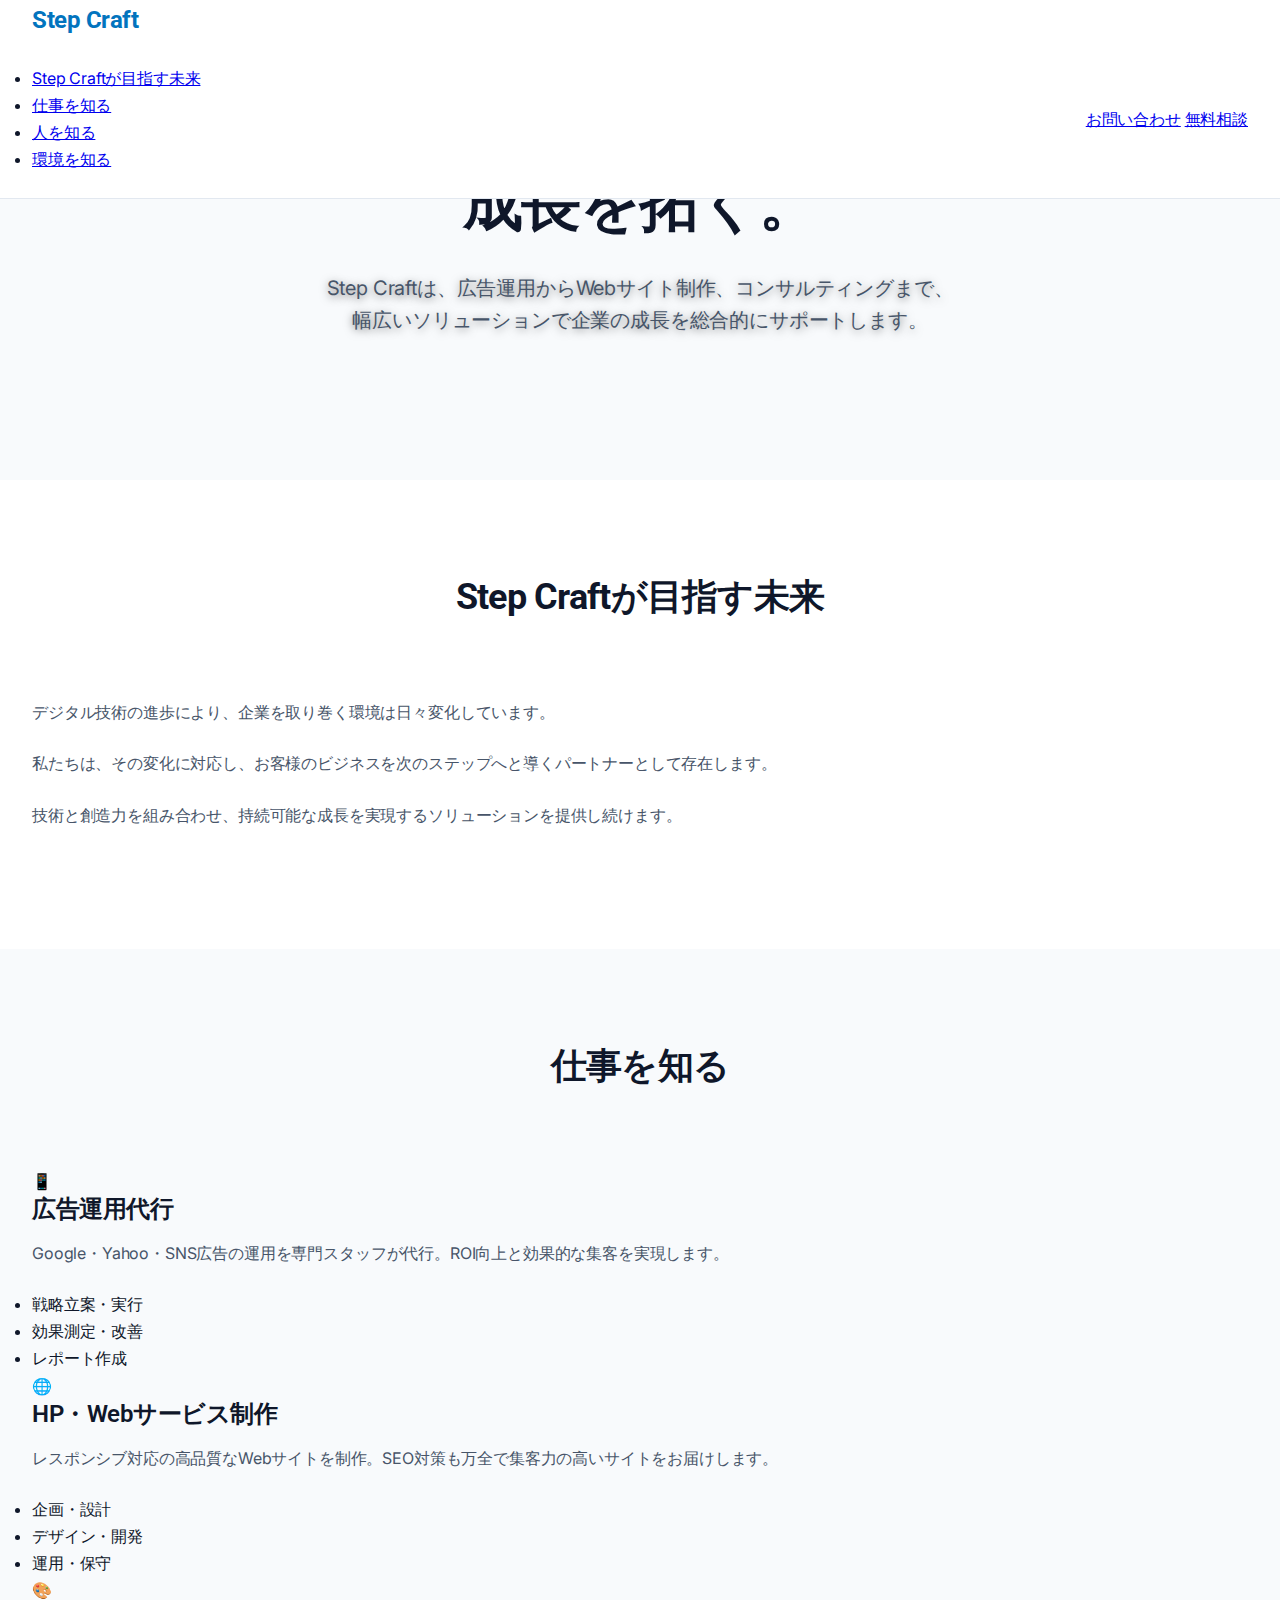
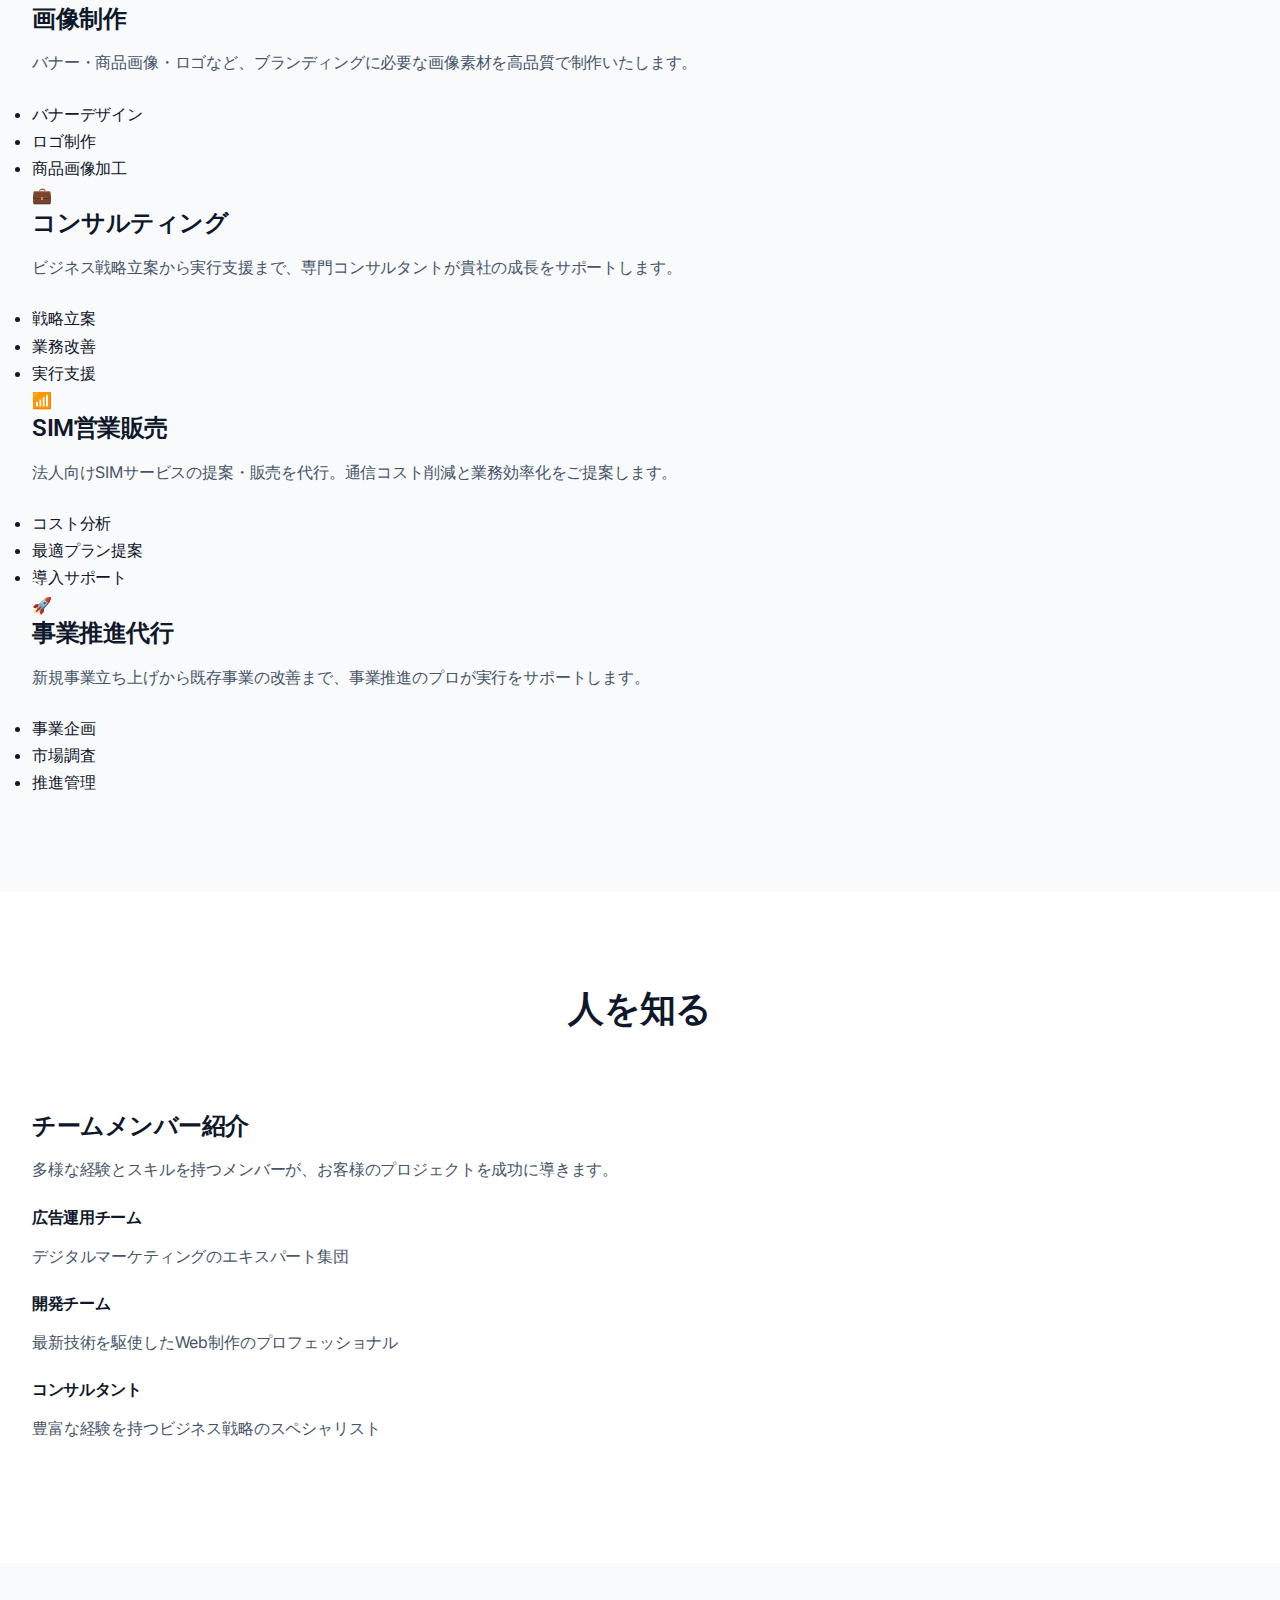
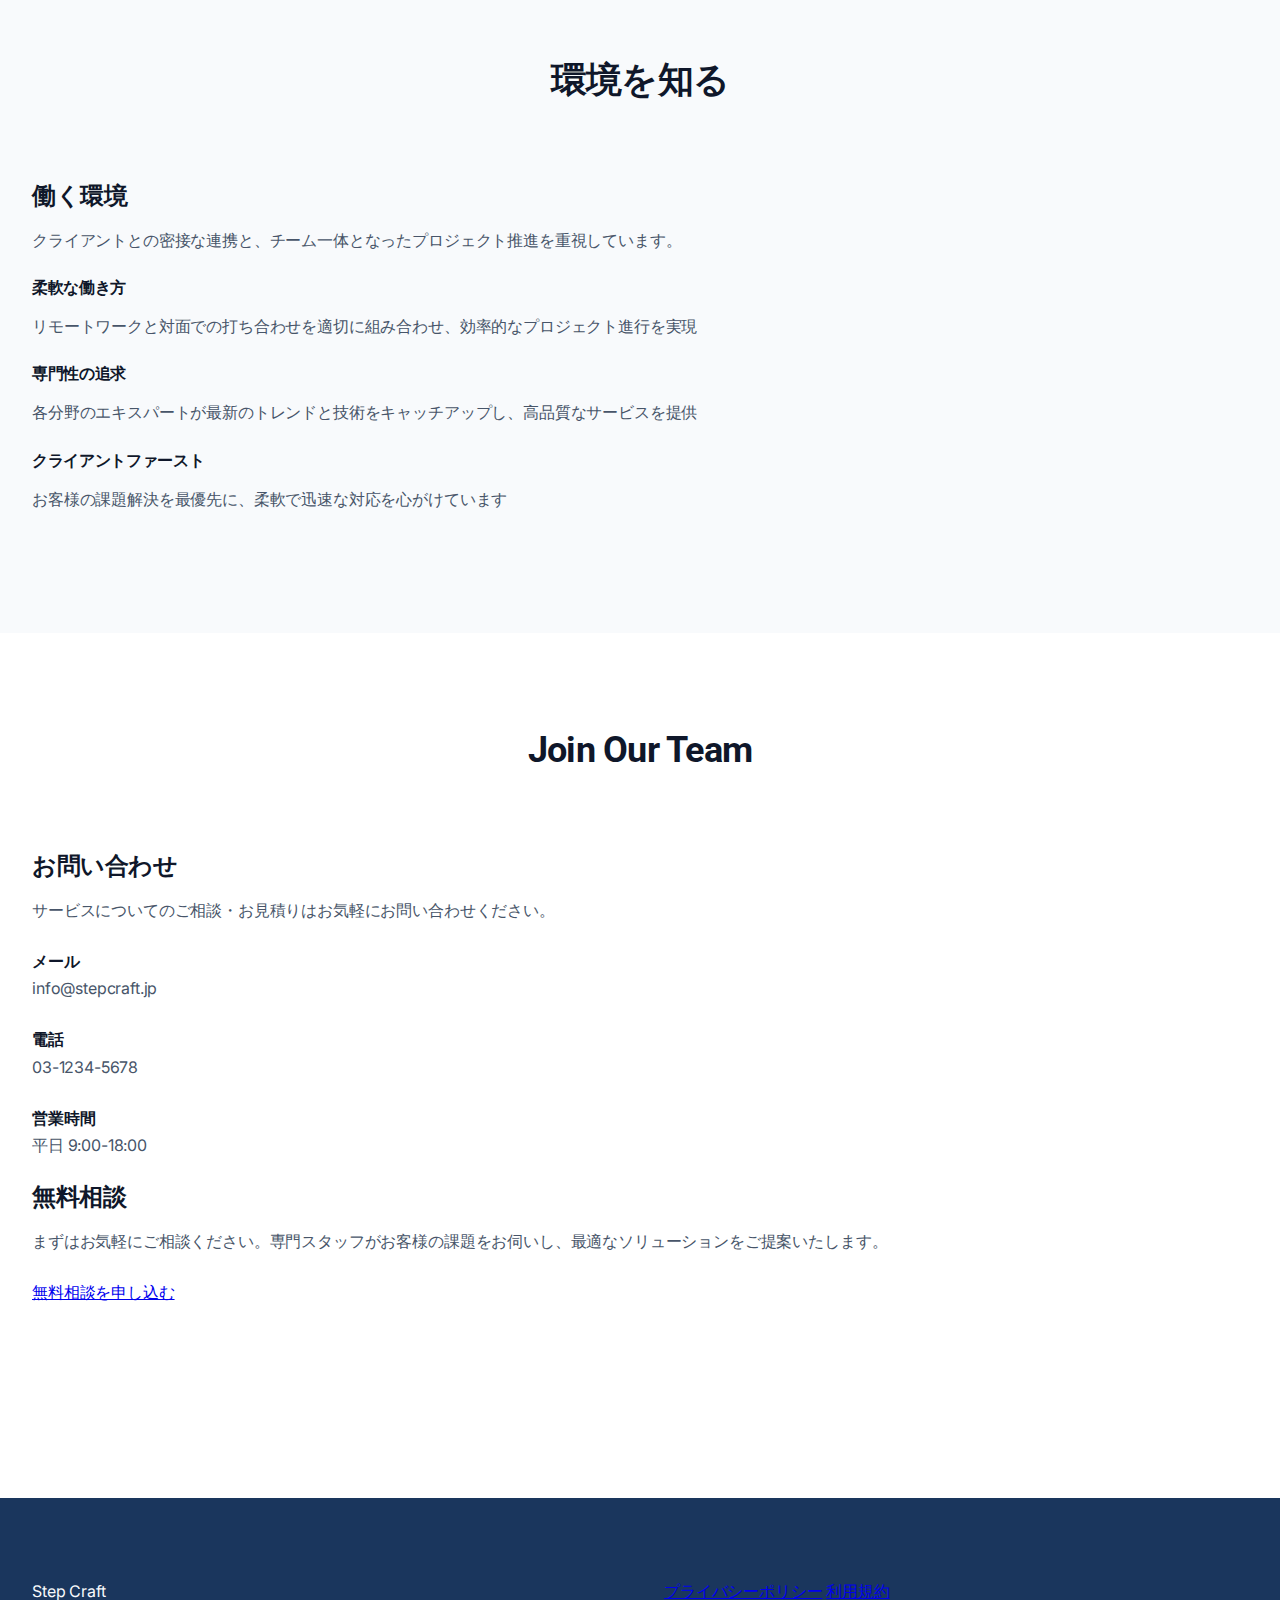
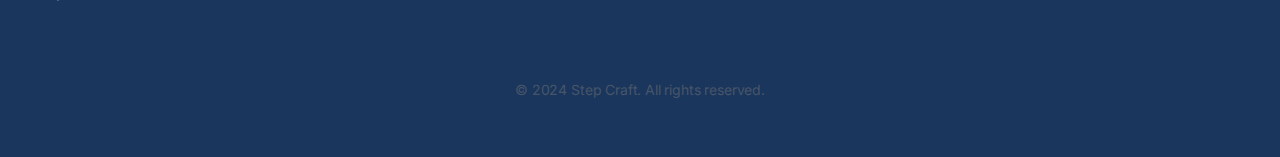
<file: index.html>
<!DOCTYPE html>
<html lang="ja">
<head>
    <meta charset="UTF-8">
    <meta name="viewport" content="width=device-width, initial-scale=1.0">
    <title>Step Craft - 総合Webソリューション・事業推進サービス</title>
    <meta name="description" content="広告運用代行からWebサイト制作、画像制作、コンサルティング、SIM営業販売まで。貴社の事業成長を総合的にサポートします。">
    <link rel="stylesheet" href="styles.css">
</head>
<body>
    <!-- ヘッダー -->
    <header class="header">
        <div class="container">
            <div class="logo">Step Craft</div>
            <nav class="nav">
                <ul class="nav-menu">
                    <li><a href="#vision">Step Craftが目指す未来</a></li>
                    <li><a href="#services">仕事を知る</a></li>
                    <li><a href="#people">人を知る</a></li>
                    <li><a href="#environment">環境を知る</a></li>
                </ul>
                <div class="nav-buttons">
                    <a href="#contact" class="btn btn-outline">お問い合わせ</a>
                    <a href="#consultation" class="btn btn-primary">無料相談</a>
                </div>
            </nav>
        </div>
    </header>

    <!-- メインビジュアル -->
    <section class="hero">
        <div class="container">
            <div class="hero-content">
                <h1 class="hero-title">課題を解決し、技術を繋ぎ、<br>成長を拓く。</h1>
                <p class="hero-description">
                    Step Craftは、広告運用からWebサイト制作、コンサルティングまで、<br>
                    幅広いソリューションで企業の成長を総合的にサポートします。
                </p>
            </div>
        </div>
    </section>

    <!-- Step Craftが目指す未来 -->
    <section id="vision" class="section vision">
        <div class="container">
            <h2 class="section-title">Step Craftが目指す未来</h2>
            <div class="vision-content">
                <p>デジタル技術の進歩により、企業を取り巻く環境は日々変化しています。</p>
                <p>私たちは、その変化に対応し、お客様のビジネスを次のステップへと導くパートナーとして存在します。</p>
                <p>技術と創造力を組み合わせ、持続可能な成長を実現するソリューションを提供し続けます。</p>
            </div>
        </div>
    </section>

    <!-- 仕事を知る -->
    <section id="services" class="section services">
        <div class="container">
            <h2 class="section-title">仕事を知る</h2>
            <div class="services-grid">
                <div class="service-card">
                    <div class="service-icon">📱</div>
                    <h3>広告運用代行</h3>
                    <p>Google・Yahoo・SNS広告の運用を専門スタッフが代行。ROI向上と効果的な集客を実現します。</p>
                    <ul>
                        <li>戦略立案・実行</li>
                        <li>効果測定・改善</li>
                        <li>レポート作成</li>
                    </ul>
                </div>
                <div class="service-card">
                    <div class="service-icon">🌐</div>
                    <h3>HP・Webサービス制作</h3>
                    <p>レスポンシブ対応の高品質なWebサイトを制作。SEO対策も万全で集客力の高いサイトをお届けします。</p>
                    <ul>
                        <li>企画・設計</li>
                        <li>デザイン・開発</li>
                        <li>運用・保守</li>
                    </ul>
                </div>
                <div class="service-card">
                    <div class="service-icon">🎨</div>
                    <h3>画像制作</h3>
                    <p>バナー・商品画像・ロゴなど、ブランディングに必要な画像素材を高品質で制作いたします。</p>
                    <ul>
                        <li>バナーデザイン</li>
                        <li>ロゴ制作</li>
                        <li>商品画像加工</li>
                    </ul>
                </div>
                <div class="service-card">
                    <div class="service-icon">💼</div>
                    <h3>コンサルティング</h3>
                    <p>ビジネス戦略立案から実行支援まで、専門コンサルタントが貴社の成長をサポートします。</p>
                    <ul>
                        <li>戦略立案</li>
                        <li>業務改善</li>
                        <li>実行支援</li>
                    </ul>
                </div>
                <div class="service-card">
                    <div class="service-icon">📶</div>
                    <h3>SIM営業販売</h3>
                    <p>法人向けSIMサービスの提案・販売を代行。通信コスト削減と業務効率化をご提案します。</p>
                    <ul>
                        <li>コスト分析</li>
                        <li>最適プラン提案</li>
                        <li>導入サポート</li>
                    </ul>
                </div>
                <div class="service-card">
                    <div class="service-icon">🚀</div>
                    <h3>事業推進代行</h3>
                    <p>新規事業立ち上げから既存事業の改善まで、事業推進のプロが実行をサポートします。</p>
                    <ul>
                        <li>事業企画</li>
                        <li>市場調査</li>
                        <li>推進管理</li>
                    </ul>
                </div>
            </div>
        </div>
    </section>

    <!-- 人を知る -->
    <section id="people" class="section people">
        <div class="container">
            <h2 class="section-title">人を知る</h2>
            <div class="people-content">
                <h3>チームメンバー紹介</h3>
                <p>多様な経験とスキルを持つメンバーが、お客様のプロジェクトを成功に導きます。</p>
                <div class="team-grid">
                    <div class="team-member">
                        <div class="member-photo"></div>
                        <h4>広告運用チーム</h4>
                        <p>デジタルマーケティングのエキスパート集団</p>
                    </div>
                    <div class="team-member">
                        <div class="member-photo"></div>
                        <h4>開発チーム</h4>
                        <p>最新技術を駆使したWeb制作のプロフェッショナル</p>
                    </div>
                    <div class="team-member">
                        <div class="member-photo"></div>
                        <h4>コンサルタント</h4>
                        <p>豊富な経験を持つビジネス戦略のスペシャリスト</p>
                    </div>
                </div>
            </div>
        </div>
    </section>

    <!-- 環境を知る -->
    <section id="environment" class="section environment">
        <div class="container">
            <h2 class="section-title">環境を知る</h2>
            <div class="environment-content">
                <h3>働く環境</h3>
                <p>クライアントとの密接な連携と、チーム一体となったプロジェクト推進を重視しています。</p>
                <div class="environment-features">
                    <div class="feature">
                        <h4>柔軟な働き方</h4>
                        <p>リモートワークと対面での打ち合わせを適切に組み合わせ、効率的なプロジェクト進行を実現</p>
                    </div>
                    <div class="feature">
                        <h4>専門性の追求</h4>
                        <p>各分野のエキスパートが最新のトレンドと技術をキャッチアップし、高品質なサービスを提供</p>
                    </div>
                    <div class="feature">
                        <h4>クライアントファースト</h4>
                        <p>お客様の課題解決を最優先に、柔軟で迅速な対応を心がけています</p>
                    </div>
                </div>
            </div>
        </div>
    </section>

    <!-- お問い合わせセクション -->
    <section id="contact" class="section contact">
        <div class="container">
            <h2 class="section-title">Join Our Team</h2>
            <div class="contact-content">
                <h3>お問い合わせ</h3>
                <p>サービスについてのご相談・お見積りはお気軽にお問い合わせください。</p>
                <div class="contact-info">
                    <div class="contact-item">
                        <strong>メール</strong>
                        <p>info@stepcraft.jp</p>
                    </div>
                    <div class="contact-item">
                        <strong>電話</strong>
                        <p>03-1234-5678</p>
                    </div>
                    <div class="contact-item">
                        <strong>営業時間</strong>
                        <p>平日 9:00-18:00</p>
                    </div>
                </div>
            </div>
            <div id="consultation" class="consultation">
                <h3>無料相談</h3>
                <p>まずはお気軽にご相談ください。専門スタッフがお客様の課題をお伺いし、最適なソリューションをご提案いたします。</p>
                <a href="mailto:info@stepcraft.jp" class="btn btn-primary">無料相談を申し込む</a>
            </div>
        </div>
    </section>

    <!-- フッター -->
    <footer class="footer">
        <div class="container">
            <div class="footer-content">
                <div class="footer-logo">Step Craft</div>
                <div class="footer-links">
                    <a href="#privacy">プライバシーポリシー</a>
                    <a href="#terms">利用規約</a>
                </div>
            </div>
            <div class="footer-bottom">
                <p>&copy; 2024 Step Craft. All rights reserved.</p>
            </div>
        </div>
    </footer>

    <script src="script.js"></script>
</body>
</html>
</file>
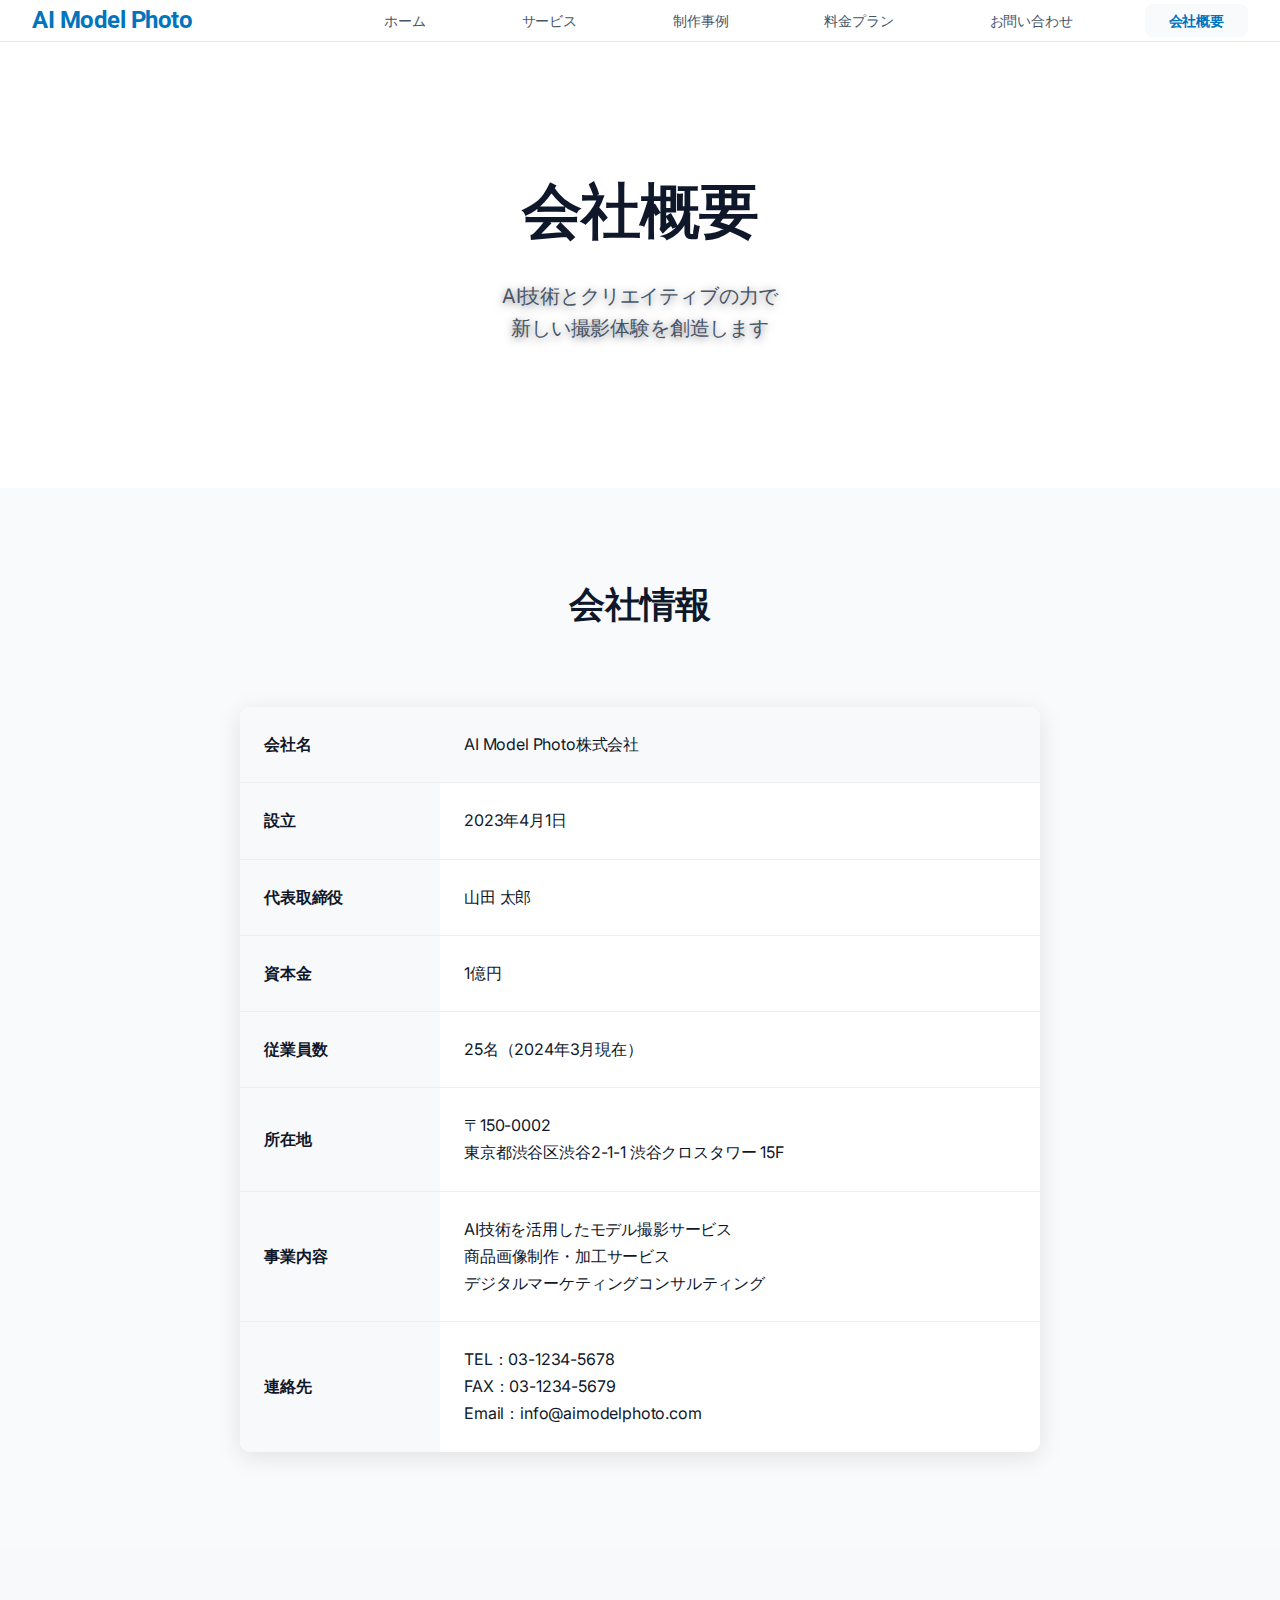
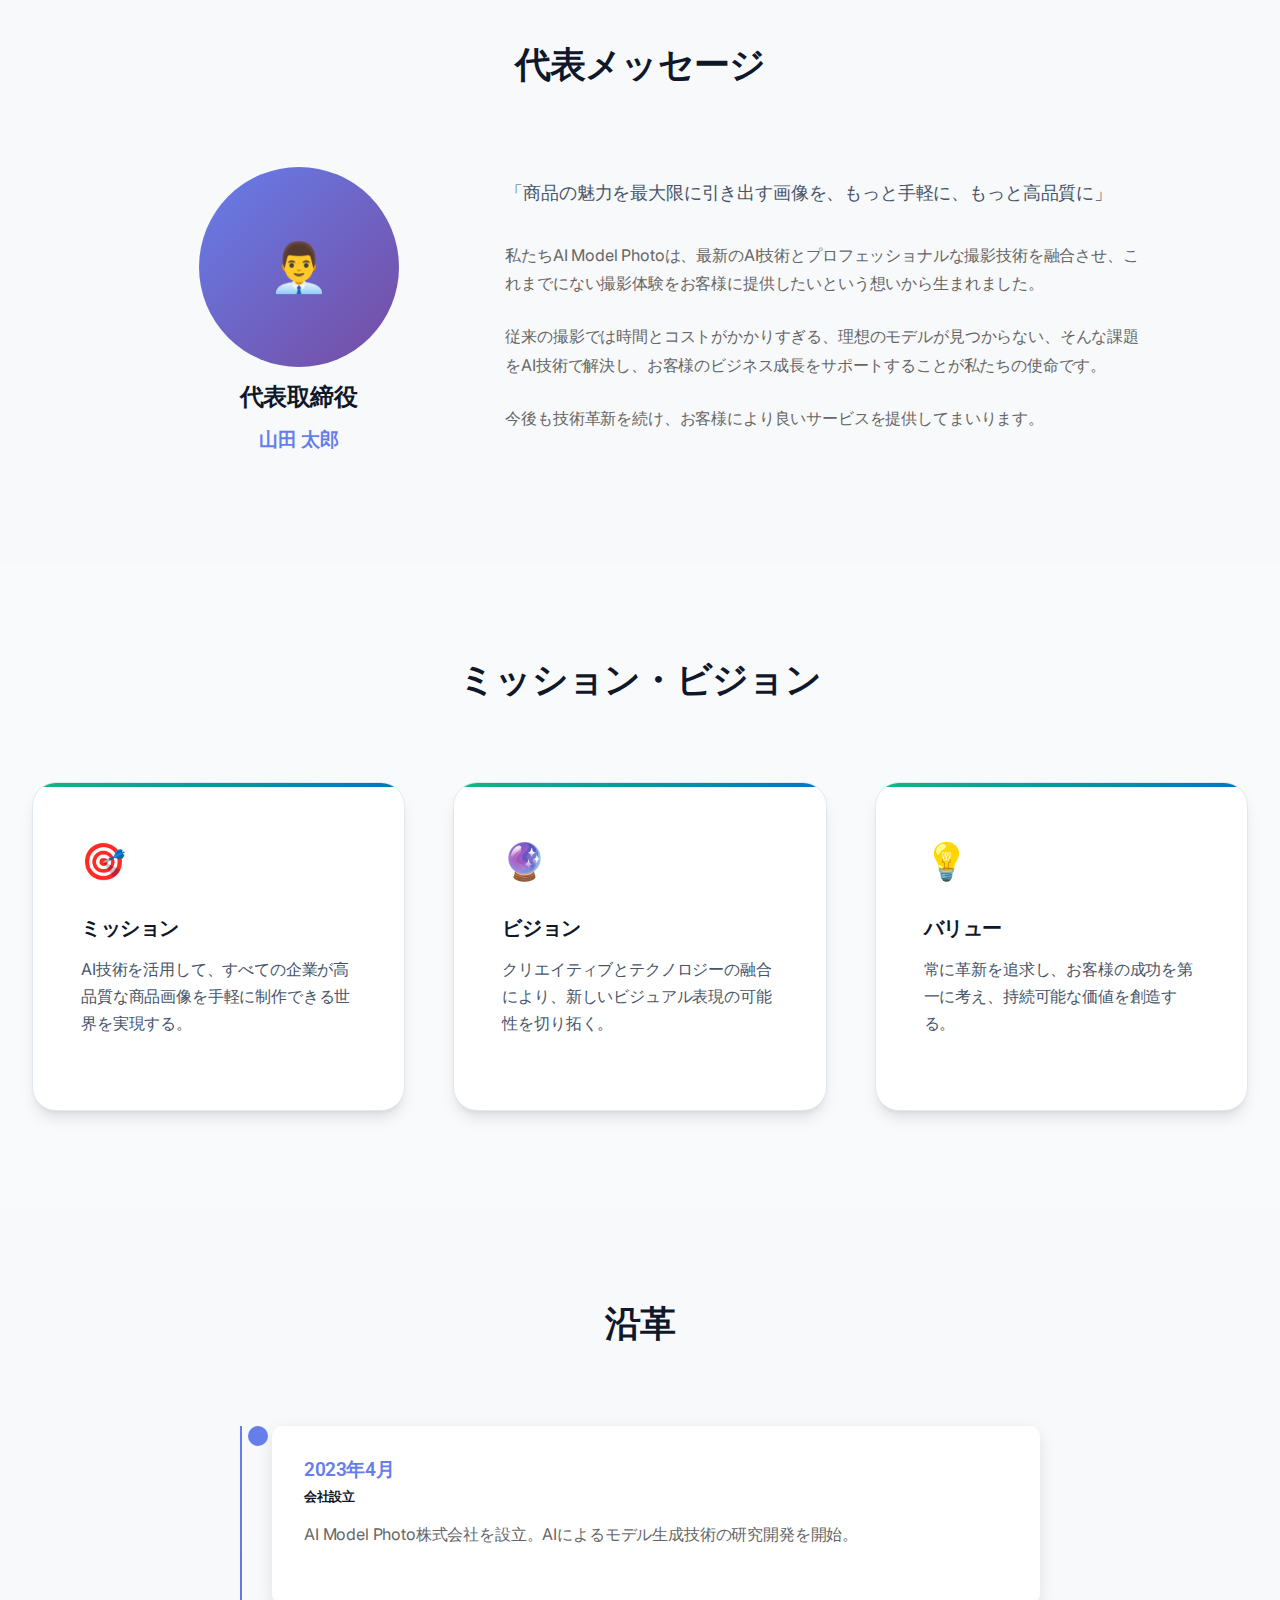
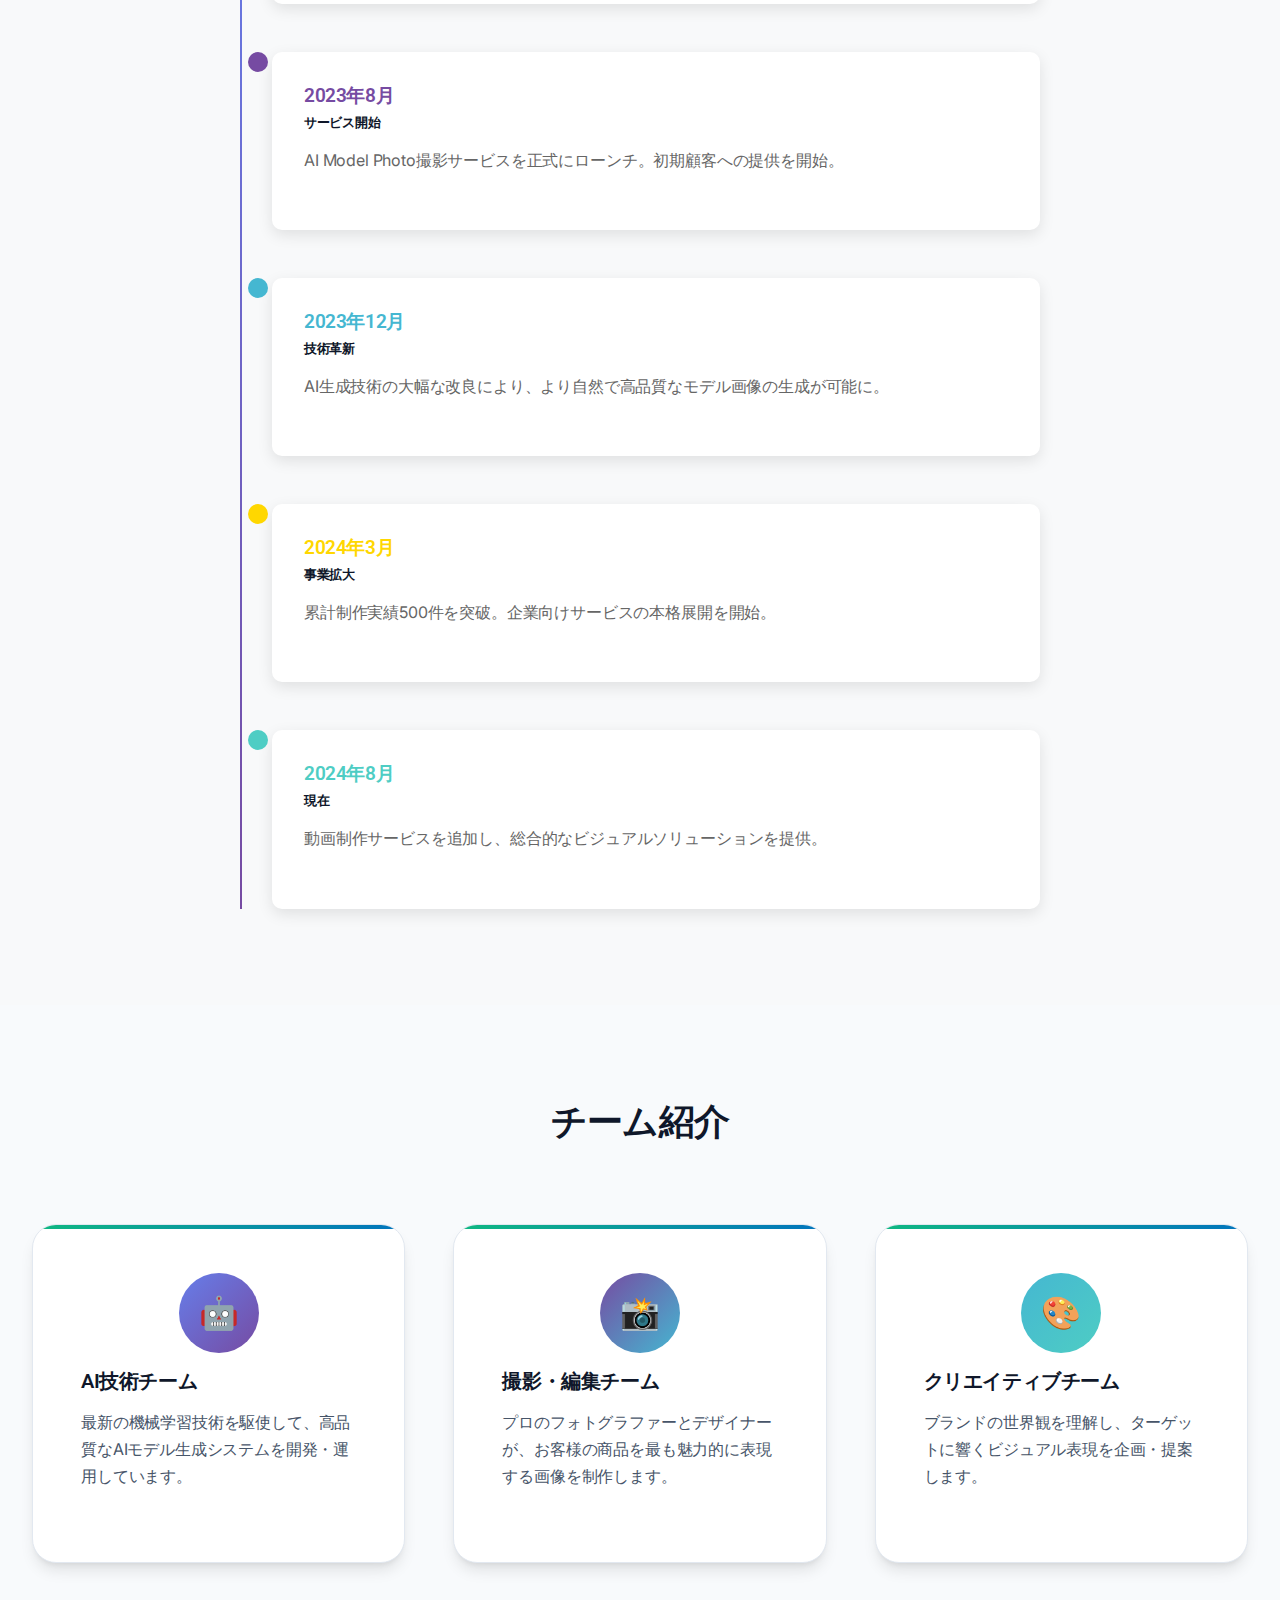
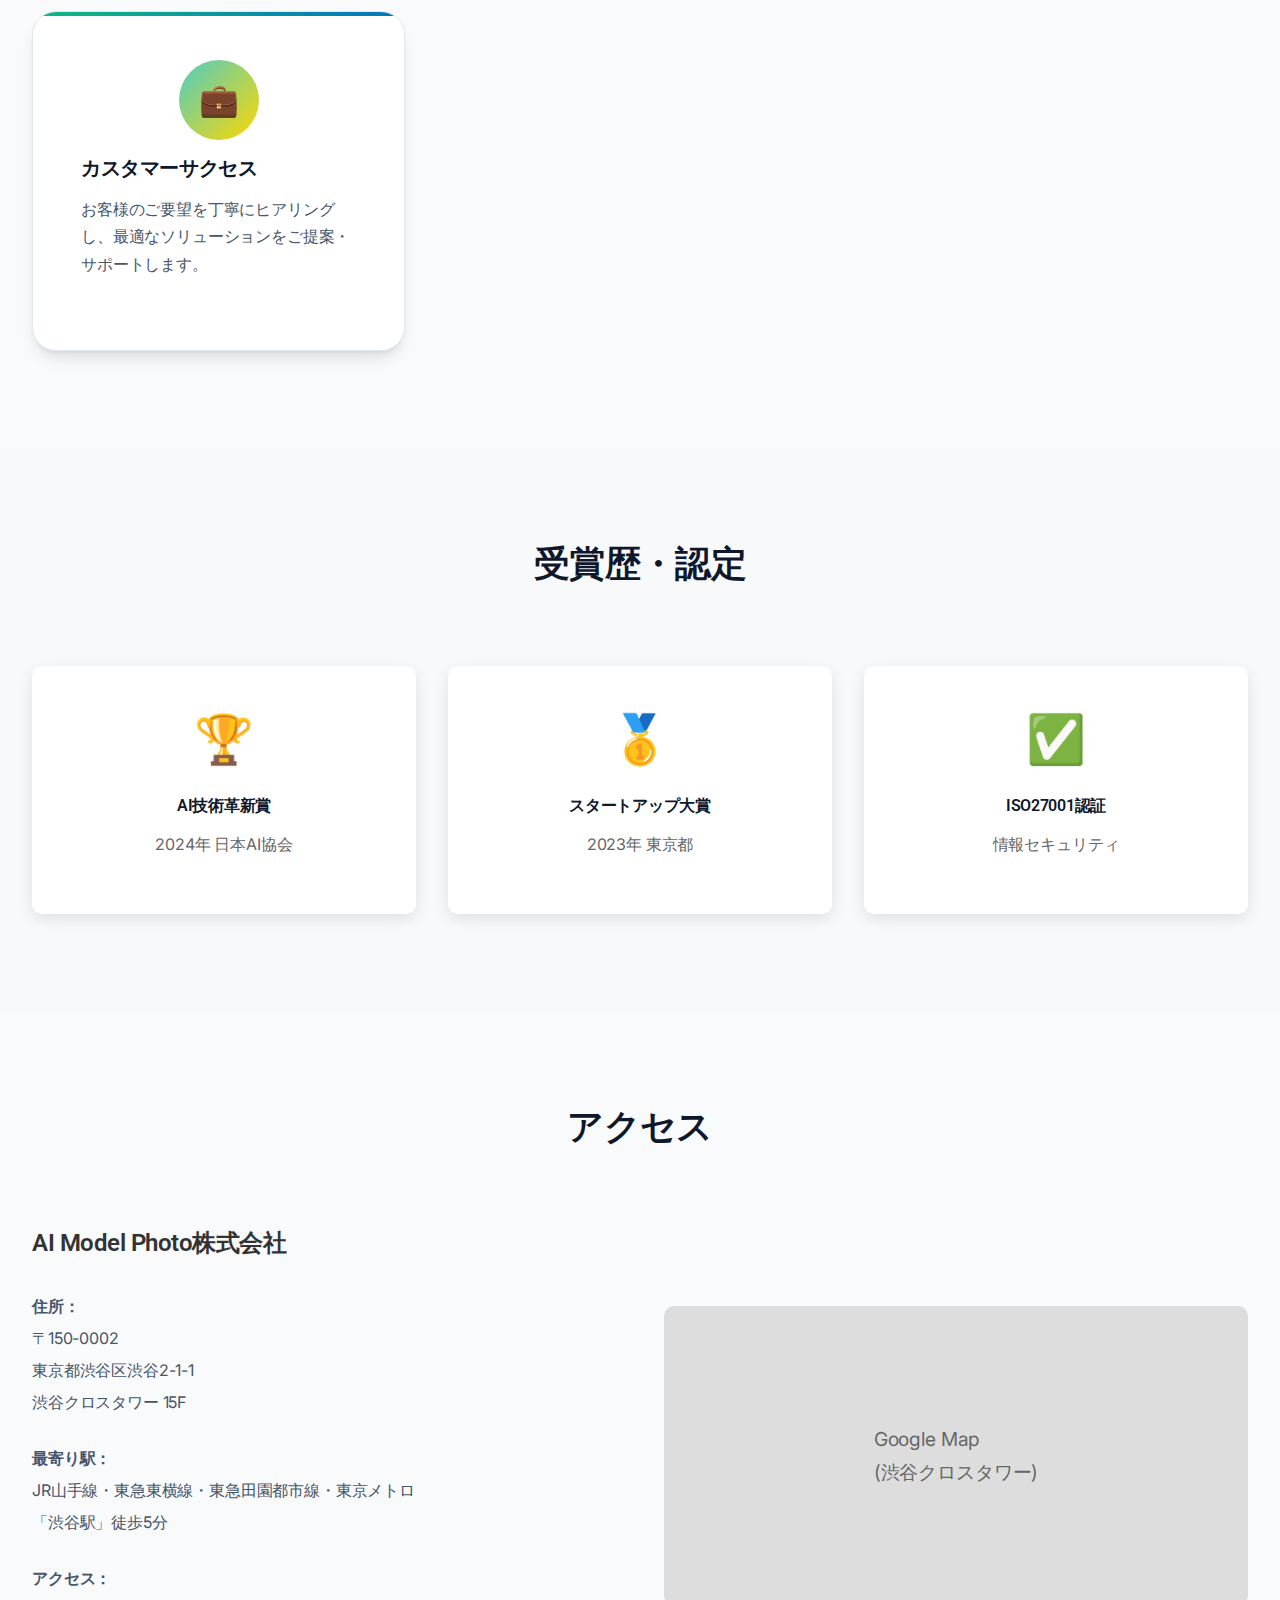
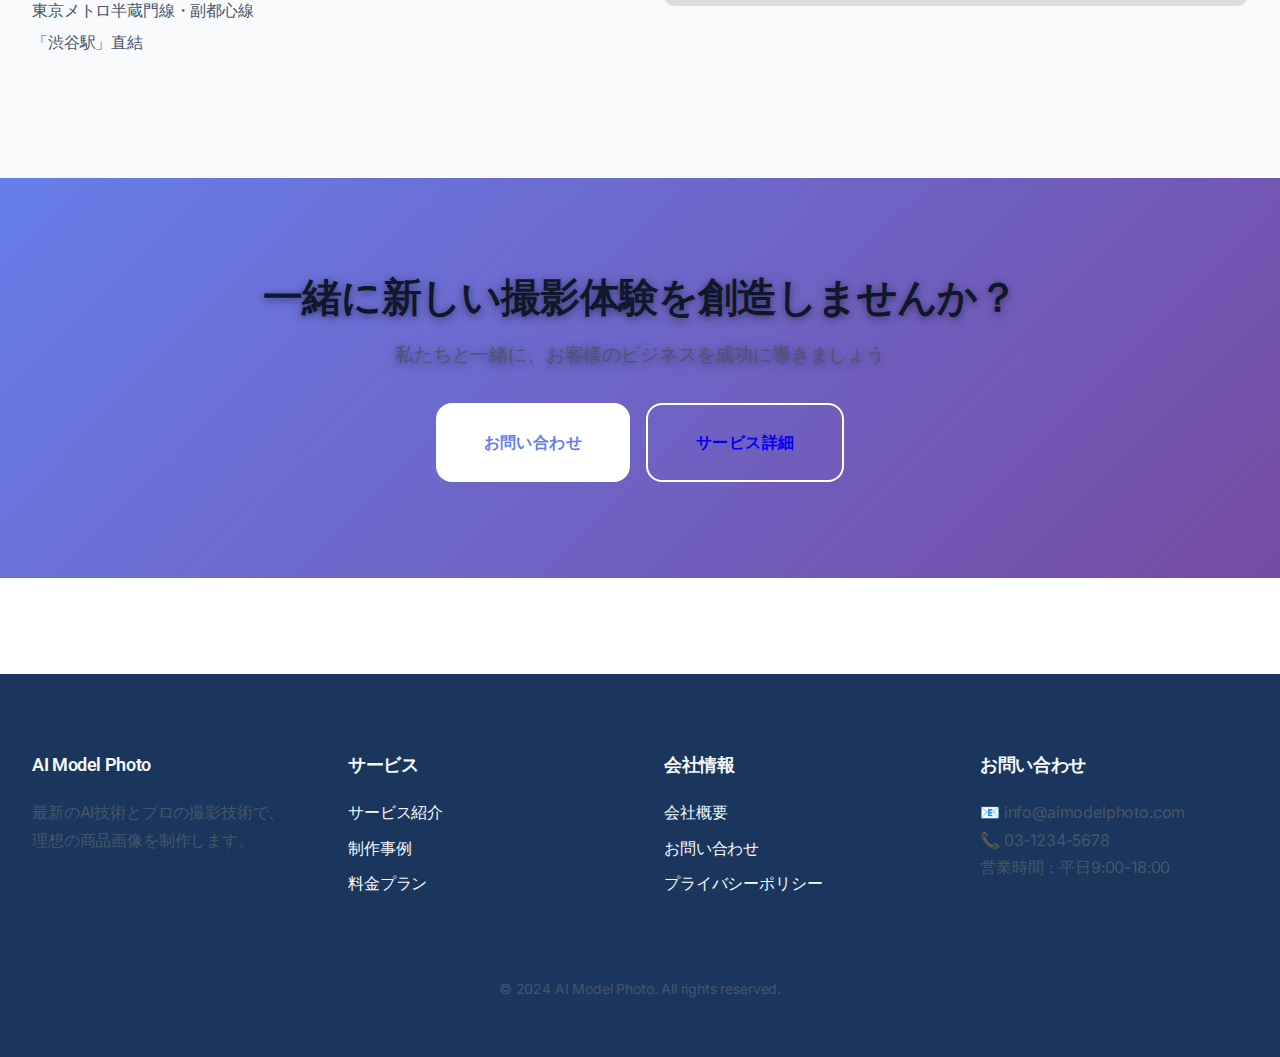
<file: about.html>
<!DOCTYPE html>
<html lang="ja">
<head>
    <meta charset="UTF-8">
    <meta name="viewport" content="width=device-width, initial-scale=1.0">
    <title>会社概要 - AI Model Photo</title>
    <meta name="description" content="AI Model Photoの会社概要。最新のAI技術を活用した革新的な撮影サービスを提供する会社です。">
    <link rel="stylesheet" href="styles.css">
</head>
<body>
    <!-- プログレスバー -->
    <div class="progress-bar"></div>

    <!-- ヘッダー -->
    <header>
        <nav class="container">
            <div class="logo">AI Model Photo</div>
            <ul class="nav-links">
                <li><a href="index.html">ホーム</a></li>
                <li><a href="services.html">サービス</a></li>
                <li><a href="portfolio.html">制作事例</a></li>
                <li><a href="pricing.html">料金プラン</a></li>
                <li><a href="contact.html">お問い合わせ</a></li>
                <li><a href="about.html" class="active">会社概要</a></li>
            </ul>
            <div class="mobile-menu">
                <span></span>
                <span></span>
                <span></span>
            </div>
        </nav>
    </header>

    <main style="margin-top: 80px;">
        <!-- ヒーローセクション -->
        <section class="hero">
            <div class="container">
                <h1>会社概要</h1>
                <p>AI技術とクリエイティブの力で<br>新しい撮影体験を創造します</p>
            </div>
        </section>

        <!-- 会社情報 -->
        <section>
            <div class="container">
                <h2 class="section-title">会社情報</h2>
                <div style="max-width: 800px; margin: 0 auto;">
                    <table style="width: 100%; border-collapse: collapse; background: white; border-radius: 10px; overflow: hidden; box-shadow: 0 5px 25px rgba(0,0,0,0.1);">
                        <tr style="background: #f8f9fa;">
                            <td style="padding: 1.5rem; font-weight: bold; border-bottom: 1px solid #eee; width: 200px;">会社名</td>
                            <td style="padding: 1.5rem; border-bottom: 1px solid #eee;">AI Model Photo株式会社</td>
                        </tr>
                        <tr>
                            <td style="padding: 1.5rem; font-weight: bold; border-bottom: 1px solid #eee; background: #f8f9fa;">設立</td>
                            <td style="padding: 1.5rem; border-bottom: 1px solid #eee;">2023年4月1日</td>
                        </tr>
                        <tr>
                            <td style="padding: 1.5rem; font-weight: bold; border-bottom: 1px solid #eee; background: #f8f9fa;">代表取締役</td>
                            <td style="padding: 1.5rem; border-bottom: 1px solid #eee;">山田 太郎</td>
                        </tr>
                        <tr>
                            <td style="padding: 1.5rem; font-weight: bold; border-bottom: 1px solid #eee; background: #f8f9fa;">資本金</td>
                            <td style="padding: 1.5rem; border-bottom: 1px solid #eee;">1億円</td>
                        </tr>
                        <tr>
                            <td style="padding: 1.5rem; font-weight: bold; border-bottom: 1px solid #eee; background: #f8f9fa;">従業員数</td>
                            <td style="padding: 1.5rem; border-bottom: 1px solid #eee;">25名（2024年3月現在）</td>
                        </tr>
                        <tr>
                            <td style="padding: 1.5rem; font-weight: bold; border-bottom: 1px solid #eee; background: #f8f9fa;">所在地</td>
                            <td style="padding: 1.5rem; border-bottom: 1px solid #eee;">
                                〒150-0002<br>
                                東京都渋谷区渋谷2-1-1 渋谷クロスタワー 15F
                            </td>
                        </tr>
                        <tr>
                            <td style="padding: 1.5rem; font-weight: bold; border-bottom: 1px solid #eee; background: #f8f9fa;">事業内容</td>
                            <td style="padding: 1.5rem; border-bottom: 1px solid #eee;">
                                AI技術を活用したモデル撮影サービス<br>
                                商品画像制作・加工サービス<br>
                                デジタルマーケティングコンサルティング
                            </td>
                        </tr>
                        <tr>
                            <td style="padding: 1.5rem; font-weight: bold; background: #f8f9fa;">連絡先</td>
                            <td style="padding: 1.5rem;">
                                TEL：03-1234-5678<br>
                                FAX：03-1234-5679<br>
                                Email：info@aimodelphoto.com
                            </td>
                        </tr>
                    </table>
                </div>
            </div>
        </section>

        <!-- 代表メッセージ -->
        <section style="background: #f8f9fa;">
            <div class="container">
                <h2 class="section-title">代表メッセージ</h2>
                <div style="max-width: 1000px; margin: 0 auto; display: grid; grid-template-columns: 1fr 2fr; gap: 3rem; align-items: center;">
                    <div style="text-align: center;">
                        <div style="width: 200px; height: 200px; border-radius: 50%; background: linear-gradient(135deg, #667eea, #764ba2); margin: 0 auto 1rem; display: flex; align-items: center; justify-content: center; color: white; font-size: 3rem;">👨‍💼</div>
                        <h3>代表取締役</h3>
                        <h4 style="font-size: 1.2rem; color: #667eea; margin-top: 0.5rem;">山田 太郎</h4>
                    </div>
                    <div>
                        <p style="font-size: 1.1rem; line-height: 1.8; margin-bottom: 2rem;">
                            「商品の魅力を最大限に引き出す画像を、もっと手軽に、もっと高品質に」
                        </p>
                        <p style="line-height: 1.8; color: #666;">
                            私たちAI Model Photoは、最新のAI技術とプロフェッショナルな撮影技術を融合させ、これまでにない撮影体験をお客様に提供したいという想いから生まれました。
                        </p>
                        <p style="line-height: 1.8; color: #666; margin-top: 1rem;">
                            従来の撮影では時間とコストがかかりすぎる、理想のモデルが見つからない、そんな課題をAI技術で解決し、お客様のビジネス成長をサポートすることが私たちの使命です。
                        </p>
                        <p style="line-height: 1.8; color: #666; margin-top: 1rem;">
                            今後も技術革新を続け、お客様により良いサービスを提供してまいります。
                        </p>
                    </div>
                </div>
            </div>
        </section>

        <!-- ミッション・ビジョン -->
        <section>
            <div class="container">
                <h2 class="section-title">ミッション・ビジョン</h2>
                <div class="features-grid">
                    <div class="feature-card">
                        <div class="feature-icon" style="color: #667eea;">🎯</div>
                        <h3>ミッション</h3>
                        <p>AI技術を活用して、すべての企業が高品質な商品画像を手軽に制作できる世界を実現する。</p>
                    </div>
                    <div class="feature-card">
                        <div class="feature-icon" style="color: #764ba2;">🔮</div>
                        <h3>ビジョン</h3>
                        <p>クリエイティブとテクノロジーの融合により、新しいビジュアル表現の可能性を切り拓く。</p>
                    </div>
                    <div class="feature-card">
                        <div class="feature-icon" style="color: #45b7d1;">💡</div>
                        <h3>バリュー</h3>
                        <p>常に革新を追求し、お客様の成功を第一に考え、持続可能な価値を創造する。</p>
                    </div>
                </div>
            </div>
        </section>

        <!-- 沿革 -->
        <section style="background: #f8f9fa;">
            <div class="container">
                <h2 class="section-title">沿革</h2>
                <div style="max-width: 800px; margin: 0 auto;">
                    <div style="position: relative; padding-left: 2rem;">
                        <div style="position: absolute; left: 0; top: 0; bottom: 0; width: 2px; background: linear-gradient(180deg, #667eea, #764ba2);"></div>
                        
                        <div style="position: relative; margin-bottom: 3rem;">
                            <div style="position: absolute; left: -1.5rem; top: 0; width: 20px; height: 20px; border-radius: 50%; background: #667eea;"></div>
                            <div style="background: white; padding: 2rem; border-radius: 10px; box-shadow: 0 5px 15px rgba(0,0,0,0.1);">
                                <h4 style="color: #667eea; font-size: 1.2rem; margin-bottom: 0.5rem;">2023年4月</h4>
                                <h5 style="margin-bottom: 1rem;">会社設立</h5>
                                <p style="color: #666;">AI Model Photo株式会社を設立。AIによるモデル生成技術の研究開発を開始。</p>
                            </div>
                        </div>

                        <div style="position: relative; margin-bottom: 3rem;">
                            <div style="position: absolute; left: -1.5rem; top: 0; width: 20px; height: 20px; border-radius: 50%; background: #764ba2;"></div>
                            <div style="background: white; padding: 2rem; border-radius: 10px; box-shadow: 0 5px 15px rgba(0,0,0,0.1);">
                                <h4 style="color: #764ba2; font-size: 1.2rem; margin-bottom: 0.5rem;">2023年8月</h4>
                                <h5 style="margin-bottom: 1rem;">サービス開始</h5>
                                <p style="color: #666;">AI Model Photo撮影サービスを正式にローンチ。初期顧客への提供を開始。</p>
                            </div>
                        </div>

                        <div style="position: relative; margin-bottom: 3rem;">
                            <div style="position: absolute; left: -1.5rem; top: 0; width: 20px; height: 20px; border-radius: 50%; background: #45b7d1;"></div>
                            <div style="background: white; padding: 2rem; border-radius: 10px; box-shadow: 0 5px 15px rgba(0,0,0,0.1);">
                                <h4 style="color: #45b7d1; font-size: 1.2rem; margin-bottom: 0.5rem;">2023年12月</h4>
                                <h5 style="margin-bottom: 1rem;">技術革新</h5>
                                <p style="color: #666;">AI生成技術の大幅な改良により、より自然で高品質なモデル画像の生成が可能に。</p>
                            </div>
                        </div>

                        <div style="position: relative; margin-bottom: 3rem;">
                            <div style="position: absolute; left: -1.5rem; top: 0; width: 20px; height: 20px; border-radius: 50%; background: #ffd700;"></div>
                            <div style="background: white; padding: 2rem; border-radius: 10px; box-shadow: 0 5px 15px rgba(0,0,0,0.1);">
                                <h4 style="color: #ffd700; font-size: 1.2rem; margin-bottom: 0.5rem;">2024年3月</h4>
                                <h5 style="margin-bottom: 1rem;">事業拡大</h5>
                                <p style="color: #666;">累計制作実績500件を突破。企業向けサービスの本格展開を開始。</p>
                            </div>
                        </div>

                        <div style="position: relative;">
                            <div style="position: absolute; left: -1.5rem; top: 0; width: 20px; height: 20px; border-radius: 50%; background: #4ecdc4;"></div>
                            <div style="background: white; padding: 2rem; border-radius: 10px; box-shadow: 0 5px 15px rgba(0,0,0,0.1);">
                                <h4 style="color: #4ecdc4; font-size: 1.2rem; margin-bottom: 0.5rem;">2024年8月</h4>
                                <h5 style="margin-bottom: 1rem;">現在</h5>
                                <p style="color: #666;">動画制作サービスを追加し、総合的なビジュアルソリューションを提供。</p>
                            </div>
                        </div>
                    </div>
                </div>
            </div>
        </section>

        <!-- チーム紹介 -->
        <section>
            <div class="container">
                <h2 class="section-title">チーム紹介</h2>
                <div class="features-grid">
                    <div class="feature-card">
                        <div style="width: 80px; height: 80px; border-radius: 50%; background: linear-gradient(135deg, #667eea, #764ba2); margin: 0 auto 1rem; display: flex; align-items: center; justify-content: center; color: white; font-size: 2rem;">🤖</div>
                        <h3>AI技術チーム</h3>
                        <p>最新の機械学習技術を駆使して、高品質なAIモデル生成システムを開発・運用しています。</p>
                    </div>
                    <div class="feature-card">
                        <div style="width: 80px; height: 80px; border-radius: 50%; background: linear-gradient(135deg, #764ba2, #45b7d1); margin: 0 auto 1rem; display: flex; align-items: center; justify-content: center; color: white; font-size: 2rem;">📸</div>
                        <h3>撮影・編集チーム</h3>
                        <p>プロのフォトグラファーとデザイナーが、お客様の商品を最も魅力的に表現する画像を制作します。</p>
                    </div>
                    <div class="feature-card">
                        <div style="width: 80px; height: 80px; border-radius: 50%; background: linear-gradient(135deg, #45b7d1, #4ecdc4); margin: 0 auto 1rem; display: flex; align-items: center; justify-content: center; color: white; font-size: 2rem;">🎨</div>
                        <h3>クリエイティブチーム</h3>
                        <p>ブランドの世界観を理解し、ターゲットに響くビジュアル表現を企画・提案します。</p>
                    </div>
                    <div class="feature-card">
                        <div style="width: 80px; height: 80px; border-radius: 50%; background: linear-gradient(135deg, #4ecdc4, #ffd700); margin: 0 auto 1rem; display: flex; align-items: center; justify-content: center; color: white; font-size: 2rem;">💼</div>
                        <h3>カスタマーサクセス</h3>
                        <p>お客様のご要望を丁寧にヒアリングし、最適なソリューションをご提案・サポートします。</p>
                    </div>
                </div>
            </div>
        </section>

        <!-- 受賞歴・認定 -->
        <section style="background: #f8f9fa;">
            <div class="container">
                <h2 class="section-title">受賞歴・認定</h2>
                <div style="display: grid; grid-template-columns: repeat(auto-fit, minmax(300px, 1fr)); gap: 2rem;">
                    <div style="background: white; padding: 2rem; border-radius: 10px; box-shadow: 0 5px 15px rgba(0,0,0,0.1); text-align: center;">
                        <div style="font-size: 3rem; margin-bottom: 1rem;">🏆</div>
                        <h4>AI技術革新賞</h4>
                        <p style="color: #666; margin-top: 0.5rem;">2024年 日本AI協会</p>
                    </div>
                    <div style="background: white; padding: 2rem; border-radius: 10px; box-shadow: 0 5px 15px rgba(0,0,0,0.1); text-align: center;">
                        <div style="font-size: 3rem; margin-bottom: 1rem;">🥇</div>
                        <h4>スタートアップ大賞</h4>
                        <p style="color: #666; margin-top: 0.5rem;">2023年 東京都</p>
                    </div>
                    <div style="background: white; padding: 2rem; border-radius: 10px; box-shadow: 0 5px 15px rgba(0,0,0,0.1); text-align: center;">
                        <div style="font-size: 3rem; margin-bottom: 1rem;">✅</div>
                        <h4>ISO27001認証</h4>
                        <p style="color: #666; margin-top: 0.5rem;">情報セキュリティ</p>
                    </div>
                </div>
            </div>
        </section>

        <!-- アクセス -->
        <section>
            <div class="container">
                <h2 class="section-title">アクセス</h2>
                <div style="display: grid; grid-template-columns: 1fr 1fr; gap: 3rem; align-items: center;">
                    <div>
                        <h3 style="margin-bottom: 2rem; color: #333;">AI Model Photo株式会社</h3>
                        <div style="line-height: 2;">
                            <p><strong>住所：</strong><br>
                            〒150-0002<br>
                            東京都渋谷区渋谷2-1-1<br>
                            渋谷クロスタワー 15F</p>
                            
                            <p><strong>最寄り駅：</strong><br>
                            JR山手線・東急東横線・東急田園都市線・東京メトロ<br>
                            「渋谷駅」徒歩5分</p>
                            
                            <p><strong>アクセス：</strong><br>
                            東京メトロ半蔵門線・副都心線<br>
                            「渋谷駅」直結</p>
                        </div>
                    </div>
                    <div>
                        <div style="background: #ddd; height: 300px; border-radius: 10px; display: flex; align-items: center; justify-content: center; color: #666; font-size: 1.2rem;">
                            Google Map<br>
                            (渋谷クロスタワー)
                        </div>
                    </div>
                </div>
            </div>
        </section>

        <!-- CTAセクション -->
        <section style="background: linear-gradient(135deg, #667eea 0%, #764ba2 100%); color: white; text-align: center;">
            <div class="container">
                <h2 style="font-size: 2.5rem; margin-bottom: 1rem;">一緒に新しい撮影体験を創造しませんか？</h2>
                <p style="font-size: 1.2rem; margin-bottom: 2rem; opacity: 0.9;">
                    私たちと一緒に、お客様のビジネスを成功に導きましょう
                </p>
                <div style="display: flex; gap: 1rem; justify-content: center; flex-wrap: wrap;">
                    <a href="contact.html" class="cta-button" style="background: white; color: #667eea;">お問い合わせ</a>
                    <a href="services.html" class="cta-button" style="background: transparent; border: 2px solid white;">サービス詳細</a>
                </div>
            </div>
        </section>
    </main>

    <!-- フッター -->
    <footer>
        <div class="container">
            <div class="footer-content">
                <div class="footer-section">
                    <h4>AI Model Photo</h4>
                    <p>最新のAI技術とプロの撮影技術で、<br>理想の商品画像を制作します。</p>
                </div>
                <div class="footer-section">
                    <h4>サービス</h4>
                    <ul>
                        <li><a href="services.html">サービス紹介</a></li>
                        <li><a href="portfolio.html">制作事例</a></li>
                        <li><a href="pricing.html">料金プラン</a></li>
                    </ul>
                </div>
                <div class="footer-section">
                    <h4>会社情報</h4>
                    <ul>
                        <li><a href="about.html">会社概要</a></li>
                        <li><a href="contact.html">お問い合わせ</a></li>
                        <li><a href="#privacy">プライバシーポリシー</a></li>
                    </ul>
                </div>
                <div class="footer-section">
                    <h4>お問い合わせ</h4>
                    <p>📧 info@aimodelphoto.com<br>📞 03-1234-5678<br>営業時間：平日9:00-18:00</p>
                </div>
            </div>
            <div class="footer-bottom">
                <p>&copy; 2024 AI Model Photo. All rights reserved.</p>
            </div>
        </div>
    </footer>

    <script src="script.js"></script>
</body>
</html>
</file>
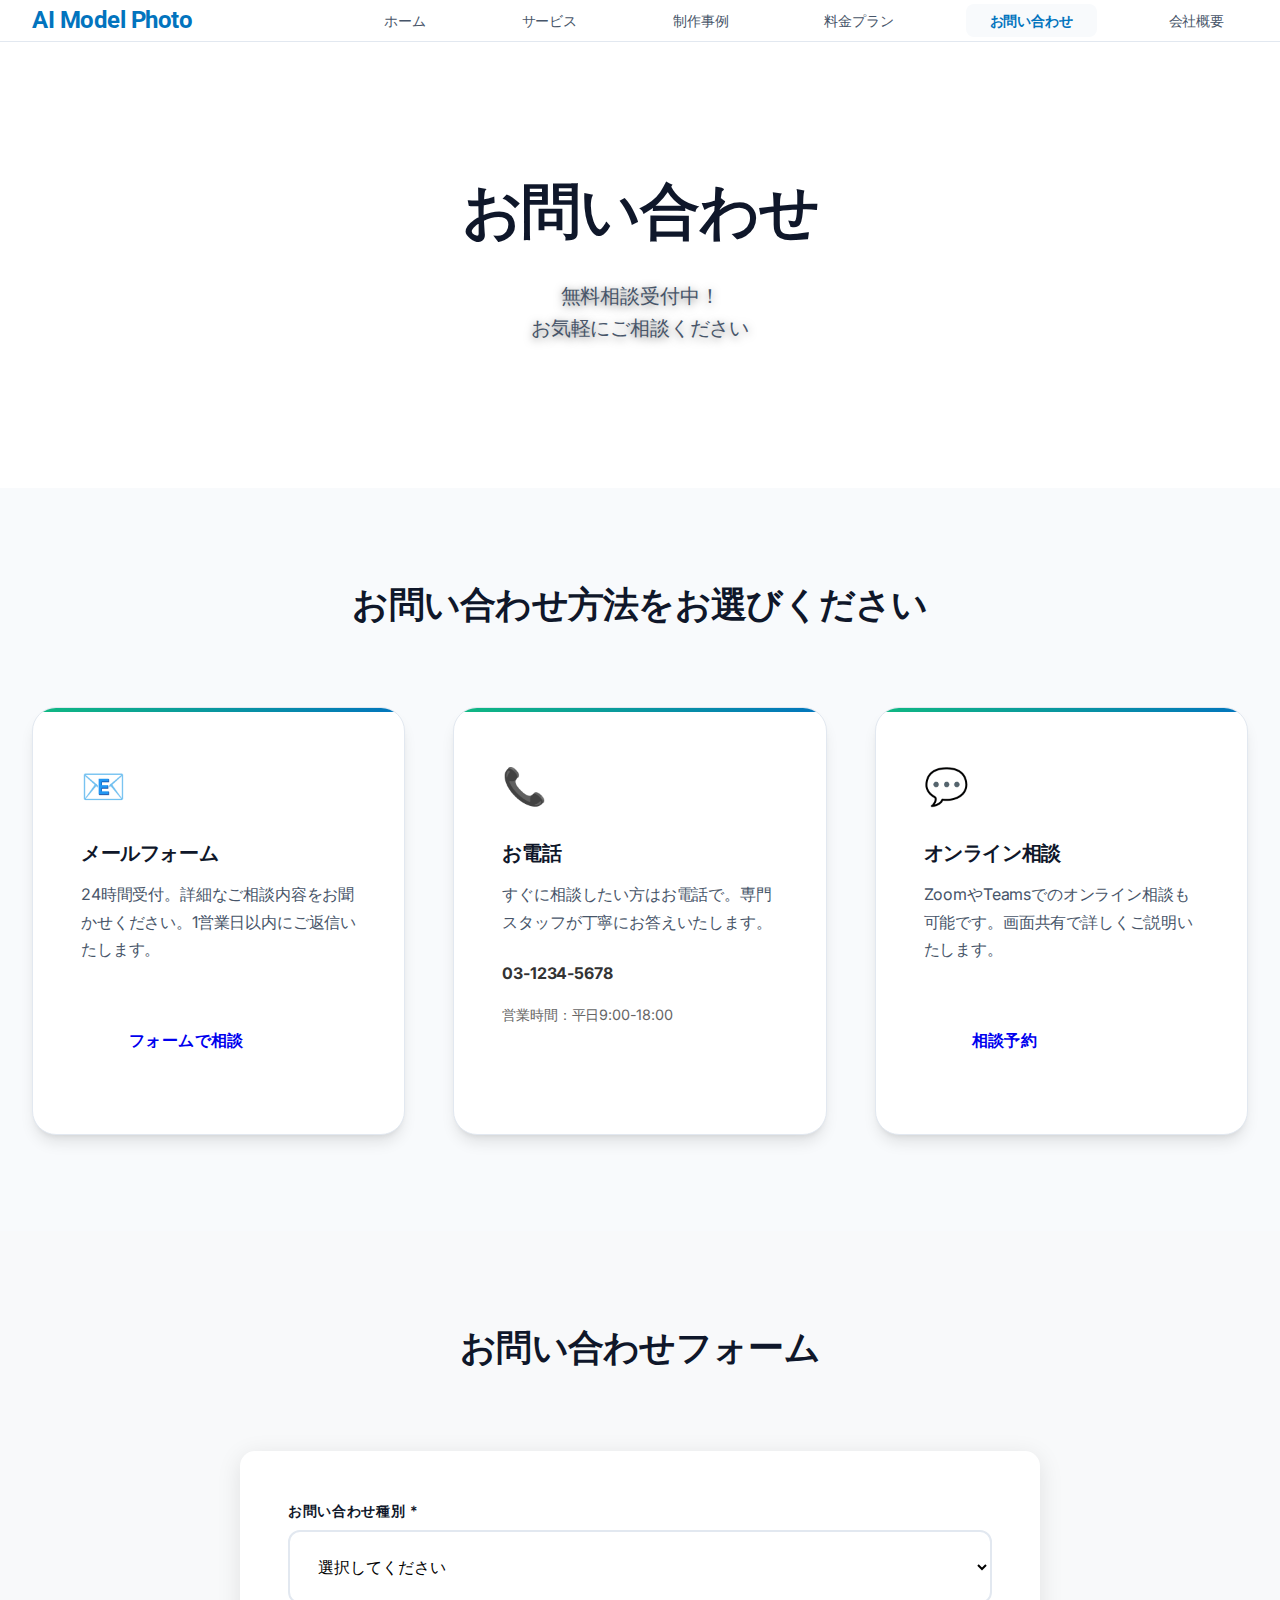
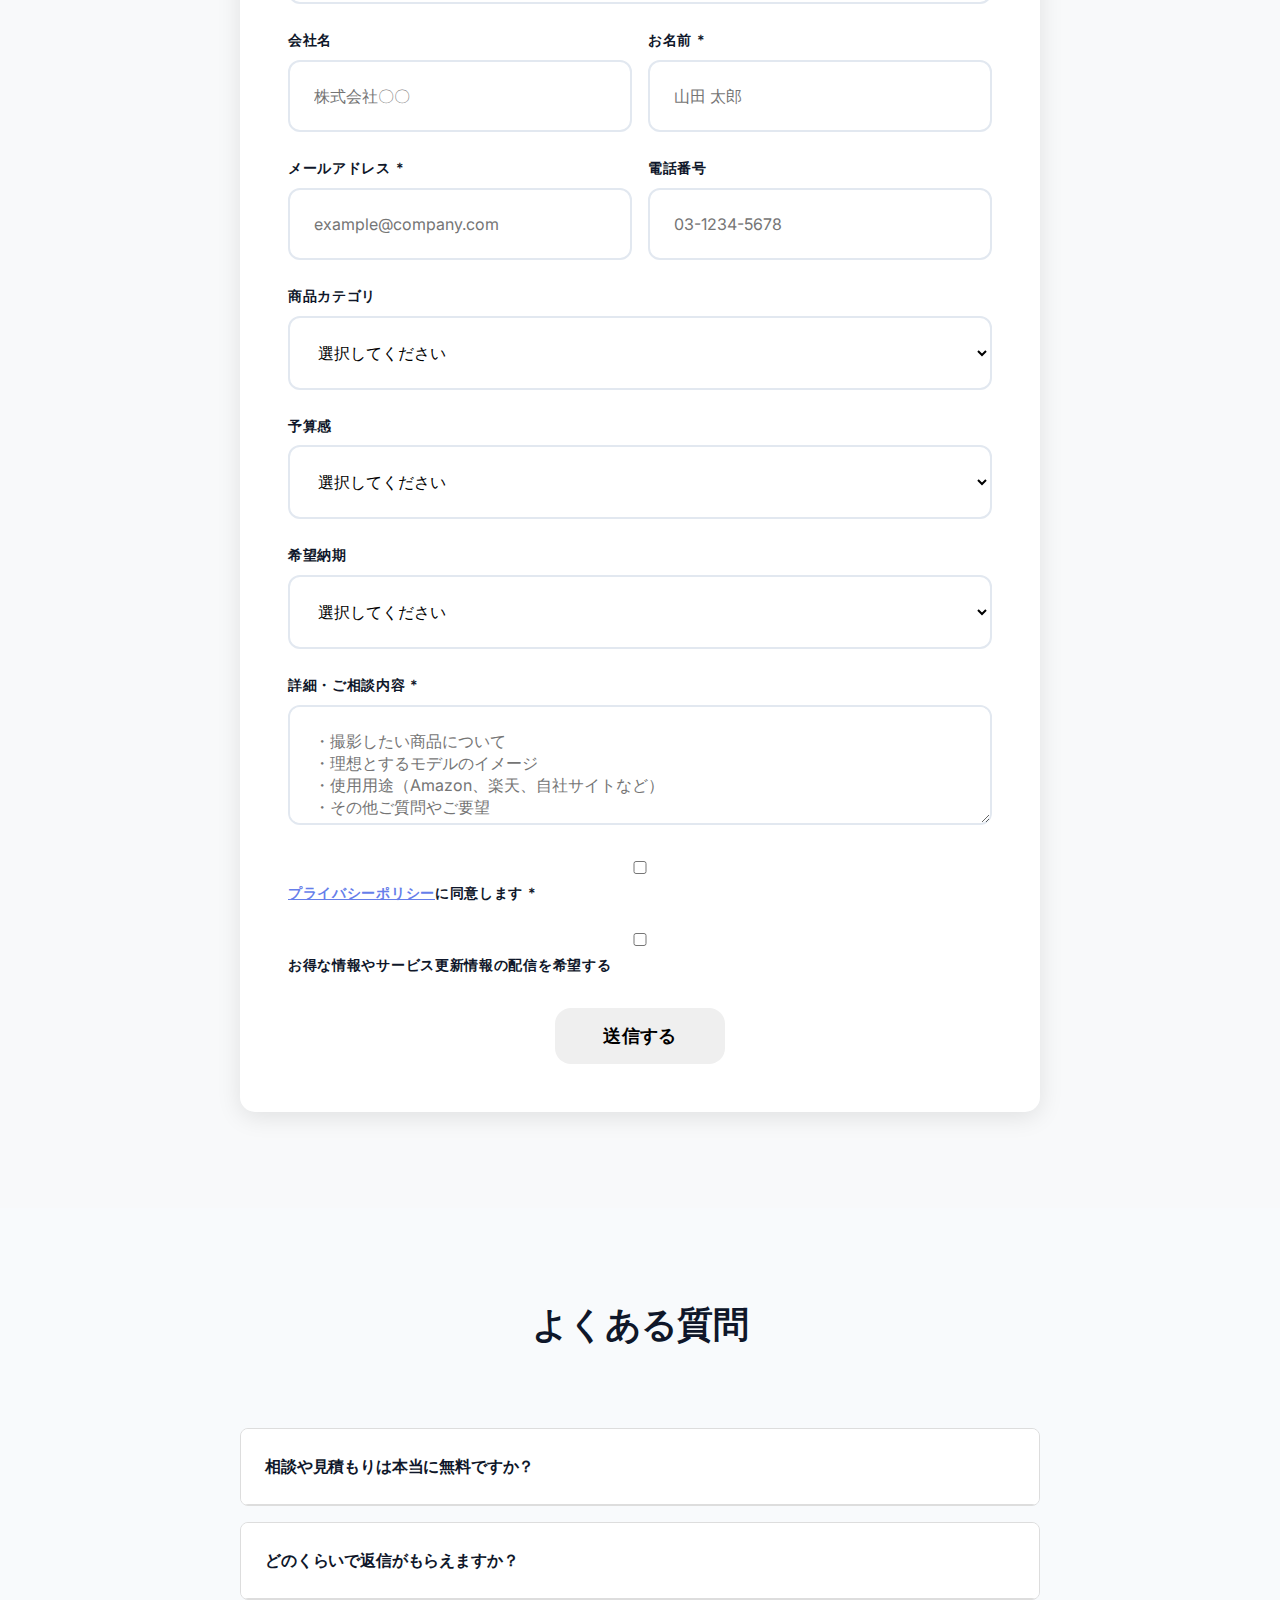
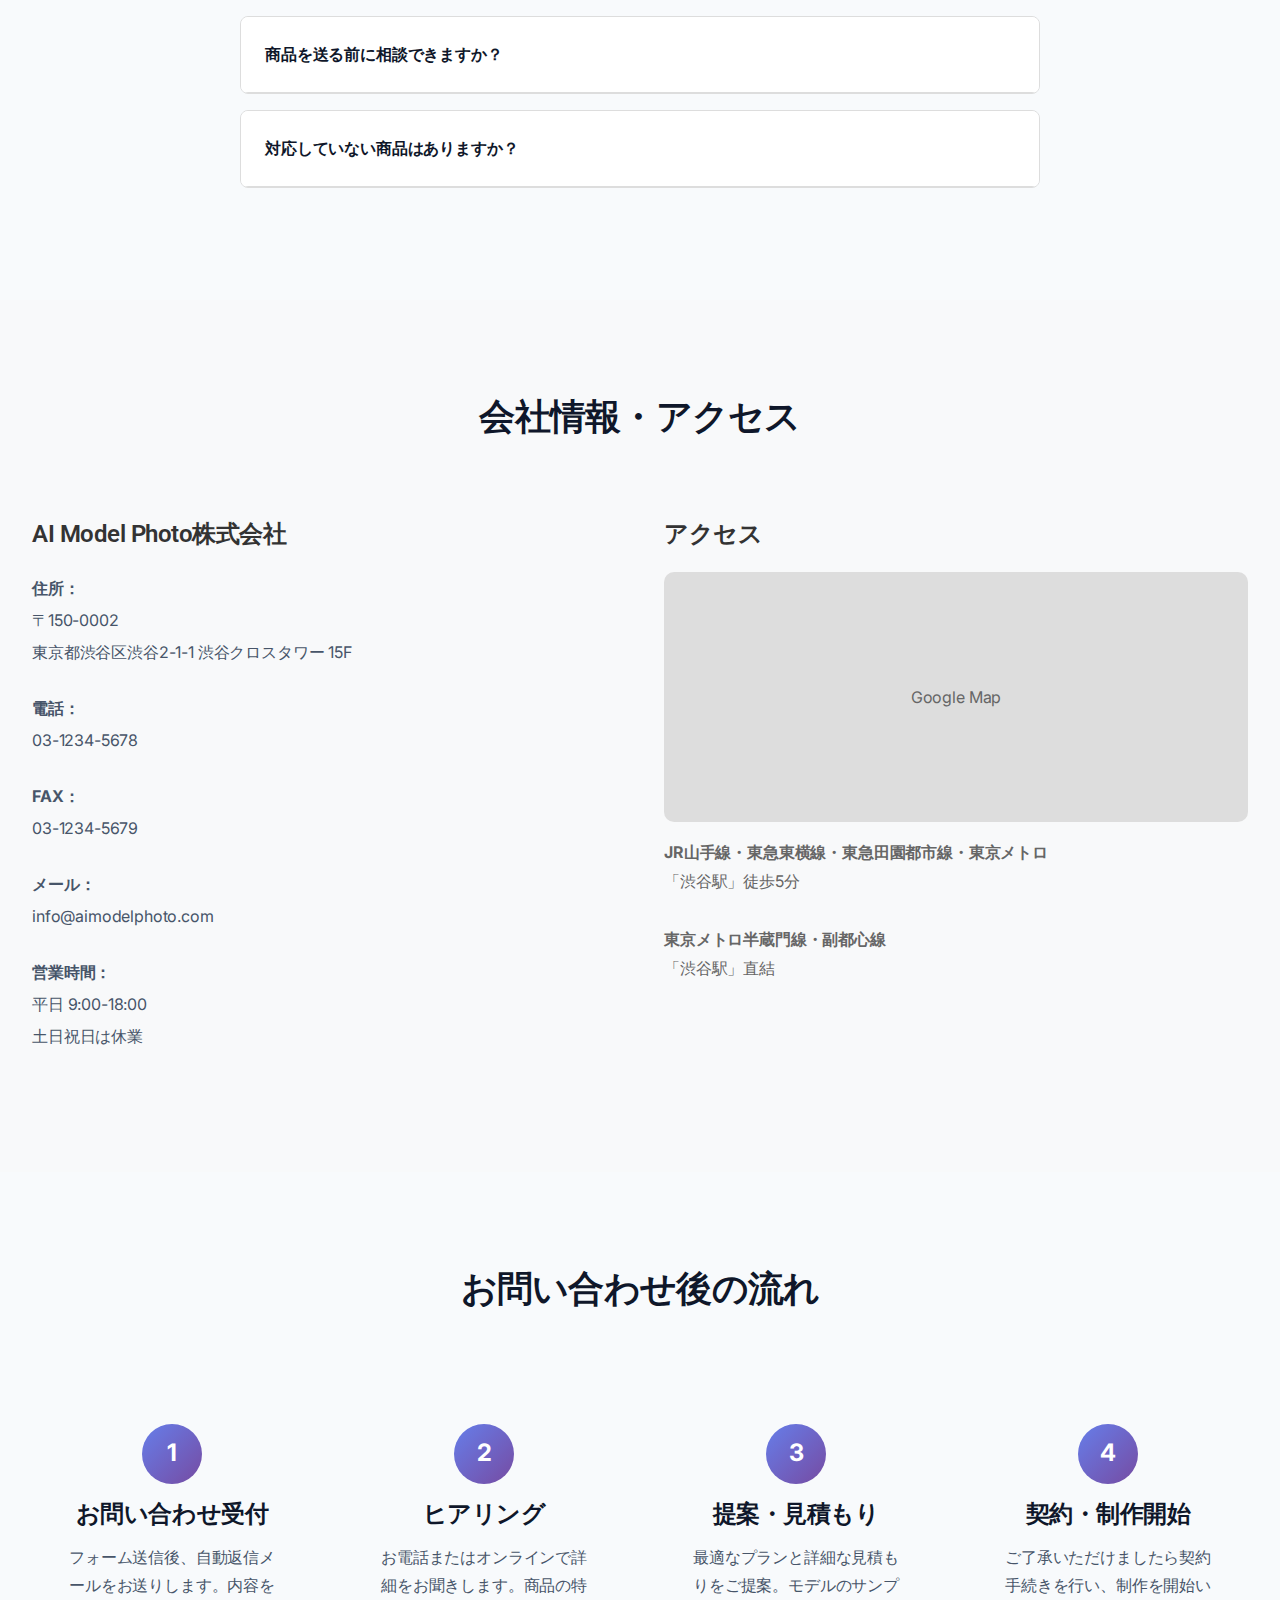
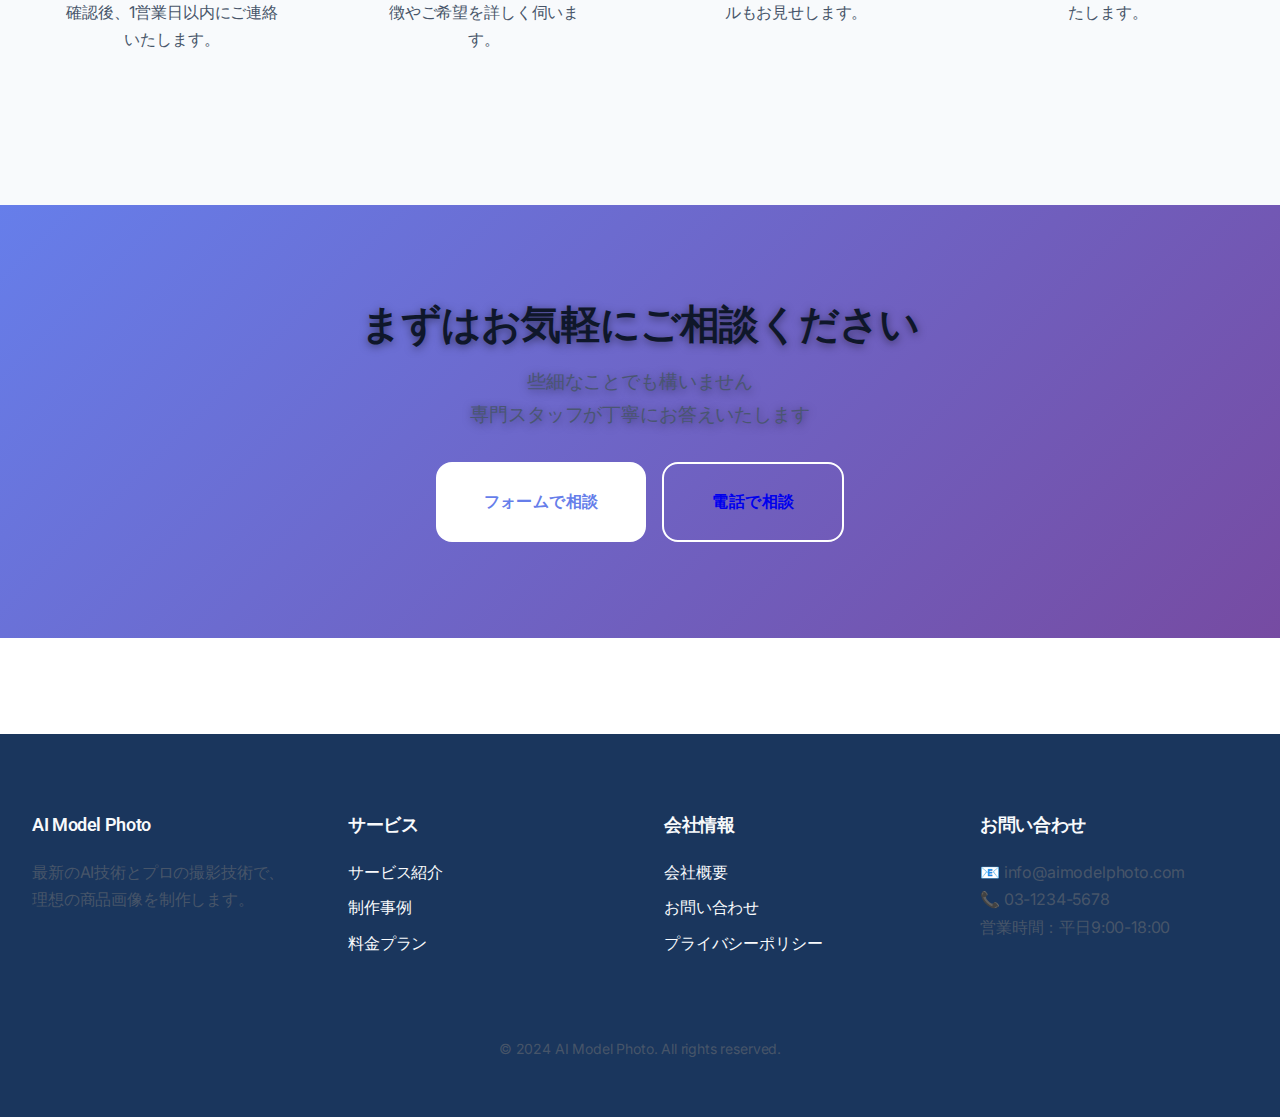
<file: contact.html>
<!DOCTYPE html>
<html lang="ja">
<head>
    <meta charset="UTF-8">
    <meta name="viewport" content="width=device-width, initial-scale=1.0">
    <title>お問い合わせ - AI Model Photo</title>
    <meta name="description" content="AI Model Photoへのお問い合わせ。無料相談受付中。お気軽にご相談ください。">
    <link rel="stylesheet" href="styles.css">
</head>
<body>
    <!-- プログレスバー -->
    <div class="progress-bar"></div>

    <!-- ヘッダー -->
    <header>
        <nav class="container">
            <div class="logo">AI Model Photo</div>
            <ul class="nav-links">
                <li><a href="index.html">ホーム</a></li>
                <li><a href="services.html">サービス</a></li>
                <li><a href="portfolio.html">制作事例</a></li>
                <li><a href="pricing.html">料金プラン</a></li>
                <li><a href="contact.html" class="active">お問い合わせ</a></li>
                <li><a href="about.html">会社概要</a></li>
            </ul>
            <div class="mobile-menu">
                <span></span>
                <span></span>
                <span></span>
            </div>
        </nav>
    </header>

    <main style="margin-top: 80px;">
        <!-- ヒーローセクション -->
        <section class="hero">
            <div class="container">
                <h1>お問い合わせ</h1>
                <p>無料相談受付中！<br>お気軽にご相談ください</p>
            </div>
        </section>

        <!-- 問い合わせ方法選択 -->
        <section>
            <div class="container">
                <h2 class="section-title">お問い合わせ方法をお選びください</h2>
                <div class="features-grid">
                    <div class="feature-card">
                        <div class="feature-icon" style="color: #667eea;">📧</div>
                        <h3>メールフォーム</h3>
                        <p>24時間受付。詳細なご相談内容をお聞かせください。1営業日以内にご返信いたします。</p>
                        <a href="#contact-form" class="cta-button" style="margin-top: 1rem; display: inline-block;">フォームで相談</a>
                    </div>
                    <div class="feature-card">
                        <div class="feature-icon" style="color: #764ba2;">📞</div>
                        <h3>お電話</h3>
                        <p>すぐに相談したい方はお電話で。専門スタッフが丁寧にお答えいたします。</p>
                        <div style="margin: 1rem 0; font-weight: bold; color: #333;">03-1234-5678</div>
                        <div style="color: #666; font-size: 0.9rem;">営業時間：平日9:00-18:00</div>
                    </div>
                    <div class="feature-card">
                        <div class="feature-icon" style="color: #45b7d1;">💬</div>
                        <h3>オンライン相談</h3>
                        <p>ZoomやTeamsでのオンライン相談も可能です。画面共有で詳しくご説明いたします。</p>
                        <a href="#contact-form" class="cta-button" style="margin-top: 1rem; display: inline-block;">相談予約</a>
                    </div>
                </div>
            </div>
        </section>

        <!-- お問い合わせフォーム -->
        <section id="contact-form" style="background: #f8f9fa;">
            <div class="container">
                <h2 class="section-title">お問い合わせフォーム</h2>
                <div style="max-width: 800px; margin: 0 auto; background: white; padding: 3rem; border-radius: 15px; box-shadow: 0 5px 25px rgba(0,0,0,0.1);">
                    <form>
                        <div class="form-group">
                            <label for="inquiry-type">お問い合わせ種別 *</label>
                            <select id="inquiry-type" required>
                                <option value="">選択してください</option>
                                <option value="consultation">無料相談</option>
                                <option value="quote">お見積もり依頼</option>
                                <option value="order">制作依頼</option>
                                <option value="support">サポート</option>
                                <option value="other">その他</option>
                            </select>
                        </div>

                        <div style="display: grid; grid-template-columns: 1fr 1fr; gap: 1rem;">
                            <div class="form-group">
                                <label for="company">会社名</label>
                                <input type="text" id="company" placeholder="株式会社〇〇">
                            </div>
                            <div class="form-group">
                                <label for="name">お名前 *</label>
                                <input type="text" id="name" required placeholder="山田 太郎">
                            </div>
                        </div>

                        <div style="display: grid; grid-template-columns: 1fr 1fr; gap: 1rem;">
                            <div class="form-group">
                                <label for="email">メールアドレス *</label>
                                <input type="email" id="email" required placeholder="example@company.com">
                            </div>
                            <div class="form-group">
                                <label for="phone">電話番号</label>
                                <input type="tel" id="phone" placeholder="03-1234-5678">
                            </div>
                        </div>

                        <div class="form-group">
                            <label for="product-category">商品カテゴリ</label>
                            <select id="product-category">
                                <option value="">選択してください</option>
                                <option value="apparel">アパレル・ファッション</option>
                                <option value="cosmetics">コスメ・美容</option>
                                <option value="accessories">アクセサリー・時計</option>
                                <option value="lifestyle">ライフスタイル商品</option>
                                <option value="sports">スポーツ・アウトドア</option>
                                <option value="electronics">電子機器・ガジェット</option>
                                <option value="other">その他</option>
                            </select>
                        </div>

                        <div class="form-group">
                            <label for="budget">予算感</label>
                            <select id="budget">
                                <option value="">選択してください</option>
                                <option value="basic">基本プラン（〜5万円）</option>
                                <option value="standard">標準プラン（5〜10万円）</option>
                                <option value="premium">プレミアムプラン（10〜20万円）</option>
                                <option value="enterprise">エンタープライズ（20万円〜）</option>
                            </select>
                        </div>

                        <div class="form-group">
                            <label for="timeline">希望納期</label>
                            <select id="timeline">
                                <option value="">選択してください</option>
                                <option value="urgent">至急（1-2日）</option>
                                <option value="standard">標準（3-5営業日）</option>
                                <option value="flexible">1週間以内</option>
                                <option value="not-urgent">特に急がない</option>
                            </select>
                        </div>

                        <div class="form-group">
                            <label for="message">詳細・ご相談内容 *</label>
                            <textarea id="message" required placeholder="・撮影したい商品について
・理想とするモデルのイメージ
・使用用途（Amazon、楽天、自社サイトなど）
・その他ご質問やご要望

など、お気軽にお聞かせください。"></textarea>
                        </div>

                        <div class="form-group">
                            <label>
                                <input type="checkbox" id="privacy" required style="margin-right: 0.5rem;">
                                <a href="#privacy-policy" style="color: #667eea;">プライバシーポリシー</a>に同意します *
                            </label>
                        </div>

                        <div class="form-group">
                            <label>
                                <input type="checkbox" id="newsletter" style="margin-right: 0.5rem;">
                                お得な情報やサービス更新情報の配信を希望する
                            </label>
                        </div>

                        <div style="text-align: center; margin-top: 2rem;">
                            <button type="submit" class="cta-button" style="padding: 1rem 3rem; font-size: 1.1rem;">送信する</button>
                        </div>
                    </form>
                </div>
            </div>
        </section>

        <!-- よくある質問 -->
        <section>
            <div class="container">
                <h2 class="section-title">よくある質問</h2>
                <div style="max-width: 800px; margin: 0 auto;">
                    <div class="faq-item" style="margin-bottom: 1rem; border: 1px solid #ddd; border-radius: 8px; overflow: hidden;">
                        <div class="faq-question" style="background: #fff; padding: 1.5rem; cursor: pointer; font-weight: bold; border-bottom: 1px solid #ddd;">
                            相談や見積もりは本当に無料ですか？
                        </div>
                        <div class="faq-answer" style="padding: 1.5rem; background: #f9f9f9; display: none;">
                            はい、相談・見積もりは完全無料です。お客様の商品やご要望をお聞きして、最適なプランをご提案いたします。費用が発生するのは制作開始時のみです。
                        </div>
                    </div>
                    <div class="faq-item" style="margin-bottom: 1rem; border: 1px solid #ddd; border-radius: 8px; overflow: hidden;">
                        <div class="faq-question" style="background: #fff; padding: 1.5rem; cursor: pointer; font-weight: bold; border-bottom: 1px solid #ddd;">
                            どのくらいで返信がもらえますか？
                        </div>
                        <div class="faq-answer" style="padding: 1.5rem; background: #f9f9f9; display: none;">
                            メールでのお問い合わせは1営業日以内、お急ぎの場合はお電話でのご相談も可能です。営業時間は平日9:00-18:00となっております。
                        </div>
                    </div>
                    <div class="faq-item" style="margin-bottom: 1rem; border: 1px solid #ddd; border-radius: 8px; overflow: hidden;">
                        <div class="faq-question" style="background: #fff; padding: 1.5rem; cursor: pointer; font-weight: bold; border-bottom: 1px solid #ddd;">
                            商品を送る前に相談できますか？
                        </div>
                        <div class="faq-answer" style="padding: 1.5rem; background: #f9f9f9; display: none;">
                            もちろんです。商品の写真やイメージをお送りいただければ、事前にモデルのサンプルや撮影プランをご提案できます。
                        </div>
                    </div>
                    <div class="faq-item" style="margin-bottom: 1rem; border: 1px solid #ddd; border-radius: 8px; overflow: hidden;">
                        <div class="faq-question" style="background: #fff; padding: 1.5rem; cursor: pointer; font-weight: bold; border-bottom: 1px solid #ddd;">
                            対応していない商品はありますか？
                        </div>
                        <div class="faq-answer" style="padding: 1.5rem; background: #f9f9f9; display: none;">
                            基本的にどのような商品でも対応可能ですが、サイズや特殊な形状によっては制約がある場合があります。まずはお気軽にご相談ください。
                        </div>
                    </div>
                </div>
            </div>
        </section>

        <!-- 会社情報・アクセス -->
        <section style="background: #f8f9fa;">
            <div class="container">
                <h2 class="section-title">会社情報・アクセス</h2>
                <div style="display: grid; grid-template-columns: repeat(auto-fit, minmax(300px, 1fr)); gap: 3rem;">
                    <div>
                        <h3 style="margin-bottom: 1.5rem; color: #333;">AI Model Photo株式会社</h3>
                        <div style="line-height: 2;">
                            <p><strong>住所：</strong><br>
                            〒150-0002<br>
                            東京都渋谷区渋谷2-1-1 渋谷クロスタワー 15F</p>
                            
                            <p><strong>電話：</strong><br>
                            03-1234-5678</p>
                            
                            <p><strong>FAX：</strong><br>
                            03-1234-5679</p>
                            
                            <p><strong>メール：</strong><br>
                            info@aimodelphoto.com</p>
                            
                            <p><strong>営業時間：</strong><br>
                            平日 9:00-18:00<br>
                            土日祝日は休業</p>
                        </div>
                    </div>
                    <div>
                        <h3 style="margin-bottom: 1.5rem; color: #333;">アクセス</h3>
                        <div style="background: #ddd; height: 250px; border-radius: 10px; display: flex; align-items: center; justify-content: center; color: #666; margin-bottom: 1rem;">
                            Google Map
                        </div>
                        <p style="line-height: 1.8; color: #666;">
                            <strong>JR山手線・東急東横線・東急田園都市線・東京メトロ</strong><br>
                            「渋谷駅」徒歩5分<br><br>
                            
                            <strong>東京メトロ半蔵門線・副都心線</strong><br>
                            「渋谷駅」直結
                        </p>
                    </div>
                </div>
            </div>
        </section>

        <!-- お問い合わせ後の流れ -->
        <section>
            <div class="container">
                <h2 class="section-title">お問い合わせ後の流れ</h2>
                <div style="display: grid; grid-template-columns: repeat(auto-fit, minmax(250px, 1fr)); gap: 2rem;">
                    <div style="text-align: center; padding: 2rem;">
                        <div style="background: linear-gradient(135deg, #667eea, #764ba2); color: white; width: 60px; height: 60px; border-radius: 50%; display: flex; align-items: center; justify-content: center; font-weight: bold; font-size: 1.5rem; margin: 0 auto 1rem;">1</div>
                        <h3>お問い合わせ受付</h3>
                        <p>フォーム送信後、自動返信メールをお送りします。内容を確認後、1営業日以内にご連絡いたします。</p>
                    </div>
                    <div style="text-align: center; padding: 2rem;">
                        <div style="background: linear-gradient(135deg, #667eea, #764ba2); color: white; width: 60px; height: 60px; border-radius: 50%; display: flex; align-items: center; justify-content: center; font-weight: bold; font-size: 1.5rem; margin: 0 auto 1rem;">2</div>
                        <h3>ヒアリング</h3>
                        <p>お電話またはオンラインで詳細をお聞きします。商品の特徴やご希望を詳しく伺います。</p>
                    </div>
                    <div style="text-align: center; padding: 2rem;">
                        <div style="background: linear-gradient(135deg, #667eea, #764ba2); color: white; width: 60px; height: 60px; border-radius: 50%; display: flex; align-items: center; justify-content: center; font-weight: bold; font-size: 1.5rem; margin: 0 auto 1rem;">3</div>
                        <h3>提案・見積もり</h3>
                        <p>最適なプランと詳細な見積もりをご提案。モデルのサンプルもお見せします。</p>
                    </div>
                    <div style="text-align: center; padding: 2rem;">
                        <div style="background: linear-gradient(135deg, #667eea, #764ba2); color: white; width: 60px; height: 60px; border-radius: 50%; display: flex; align-items: center; justify-content: center; font-weight: bold; font-size: 1.5rem; margin: 0 auto 1rem;">4</div>
                        <h3>契約・制作開始</h3>
                        <p>ご了承いただけましたら契約手続きを行い、制作を開始いたします。</p>
                    </div>
                </div>
            </div>
        </section>

        <!-- CTAセクション -->
        <section style="background: linear-gradient(135deg, #667eea 0%, #764ba2 100%); color: white; text-align: center;">
            <div class="container">
                <h2 style="font-size: 2.5rem; margin-bottom: 1rem;">まずはお気軽にご相談ください</h2>
                <p style="font-size: 1.2rem; margin-bottom: 2rem; opacity: 0.9;">
                    些細なことでも構いません<br>
                    専門スタッフが丁寧にお答えいたします
                </p>
                <div style="display: flex; gap: 1rem; justify-content: center; flex-wrap: wrap;">
                    <a href="#contact-form" class="cta-button" style="background: white; color: #667eea;">フォームで相談</a>
                    <a href="tel:03-1234-5678" class="cta-button" style="background: transparent; border: 2px solid white;">電話で相談</a>
                </div>
            </div>
        </section>
    </main>

    <!-- フッター -->
    <footer>
        <div class="container">
            <div class="footer-content">
                <div class="footer-section">
                    <h4>AI Model Photo</h4>
                    <p>最新のAI技術とプロの撮影技術で、<br>理想の商品画像を制作します。</p>
                </div>
                <div class="footer-section">
                    <h4>サービス</h4>
                    <ul>
                        <li><a href="services.html">サービス紹介</a></li>
                        <li><a href="portfolio.html">制作事例</a></li>
                        <li><a href="pricing.html">料金プラン</a></li>
                    </ul>
                </div>
                <div class="footer-section">
                    <h4>会社情報</h4>
                    <ul>
                        <li><a href="about.html">会社概要</a></li>
                        <li><a href="contact.html">お問い合わせ</a></li>
                        <li><a href="#privacy">プライバシーポリシー</a></li>
                    </ul>
                </div>
                <div class="footer-section">
                    <h4>お問い合わせ</h4>
                    <p>📧 info@aimodelphoto.com<br>📞 03-1234-5678<br>営業時間：平日9:00-18:00</p>
                </div>
            </div>
            <div class="footer-bottom">
                <p>&copy; 2024 AI Model Photo. All rights reserved.</p>
            </div>
        </div>
    </footer>

    <script src="script.js"></script>
</body>
</html>
</file>
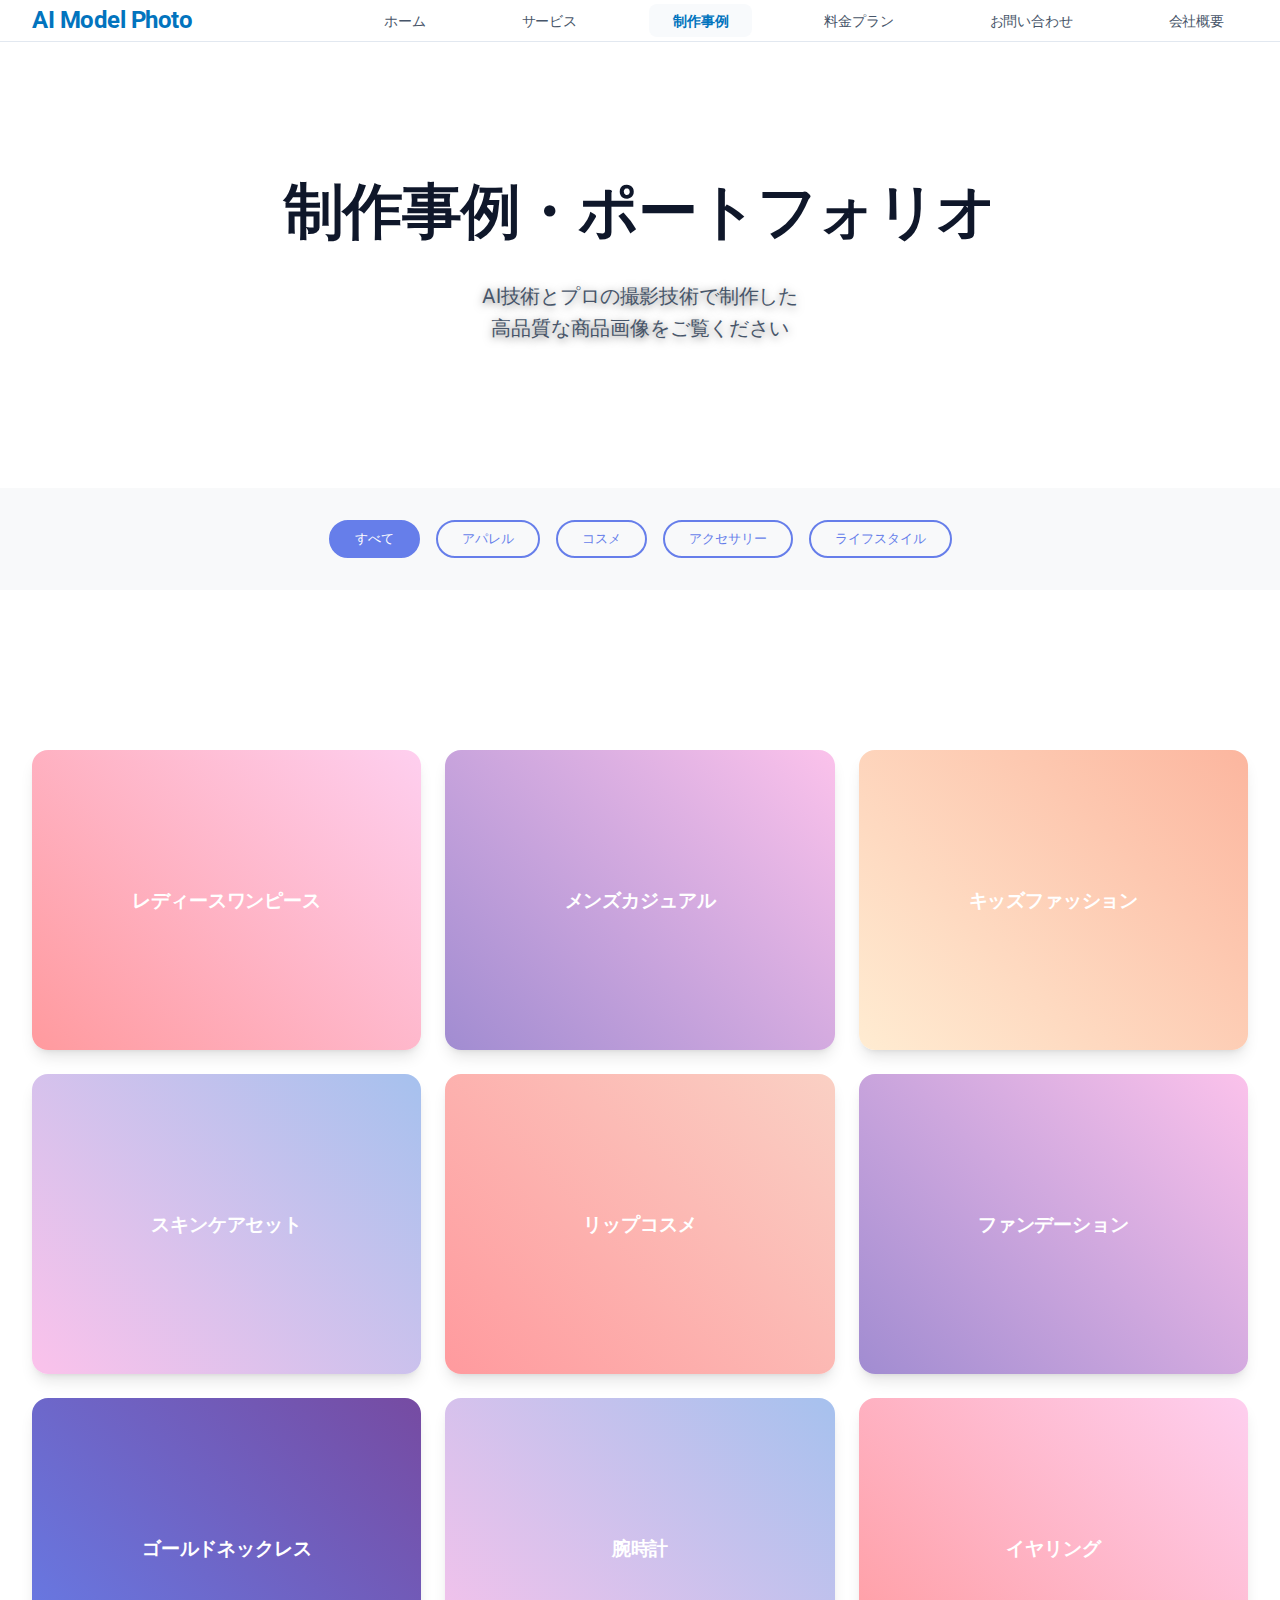
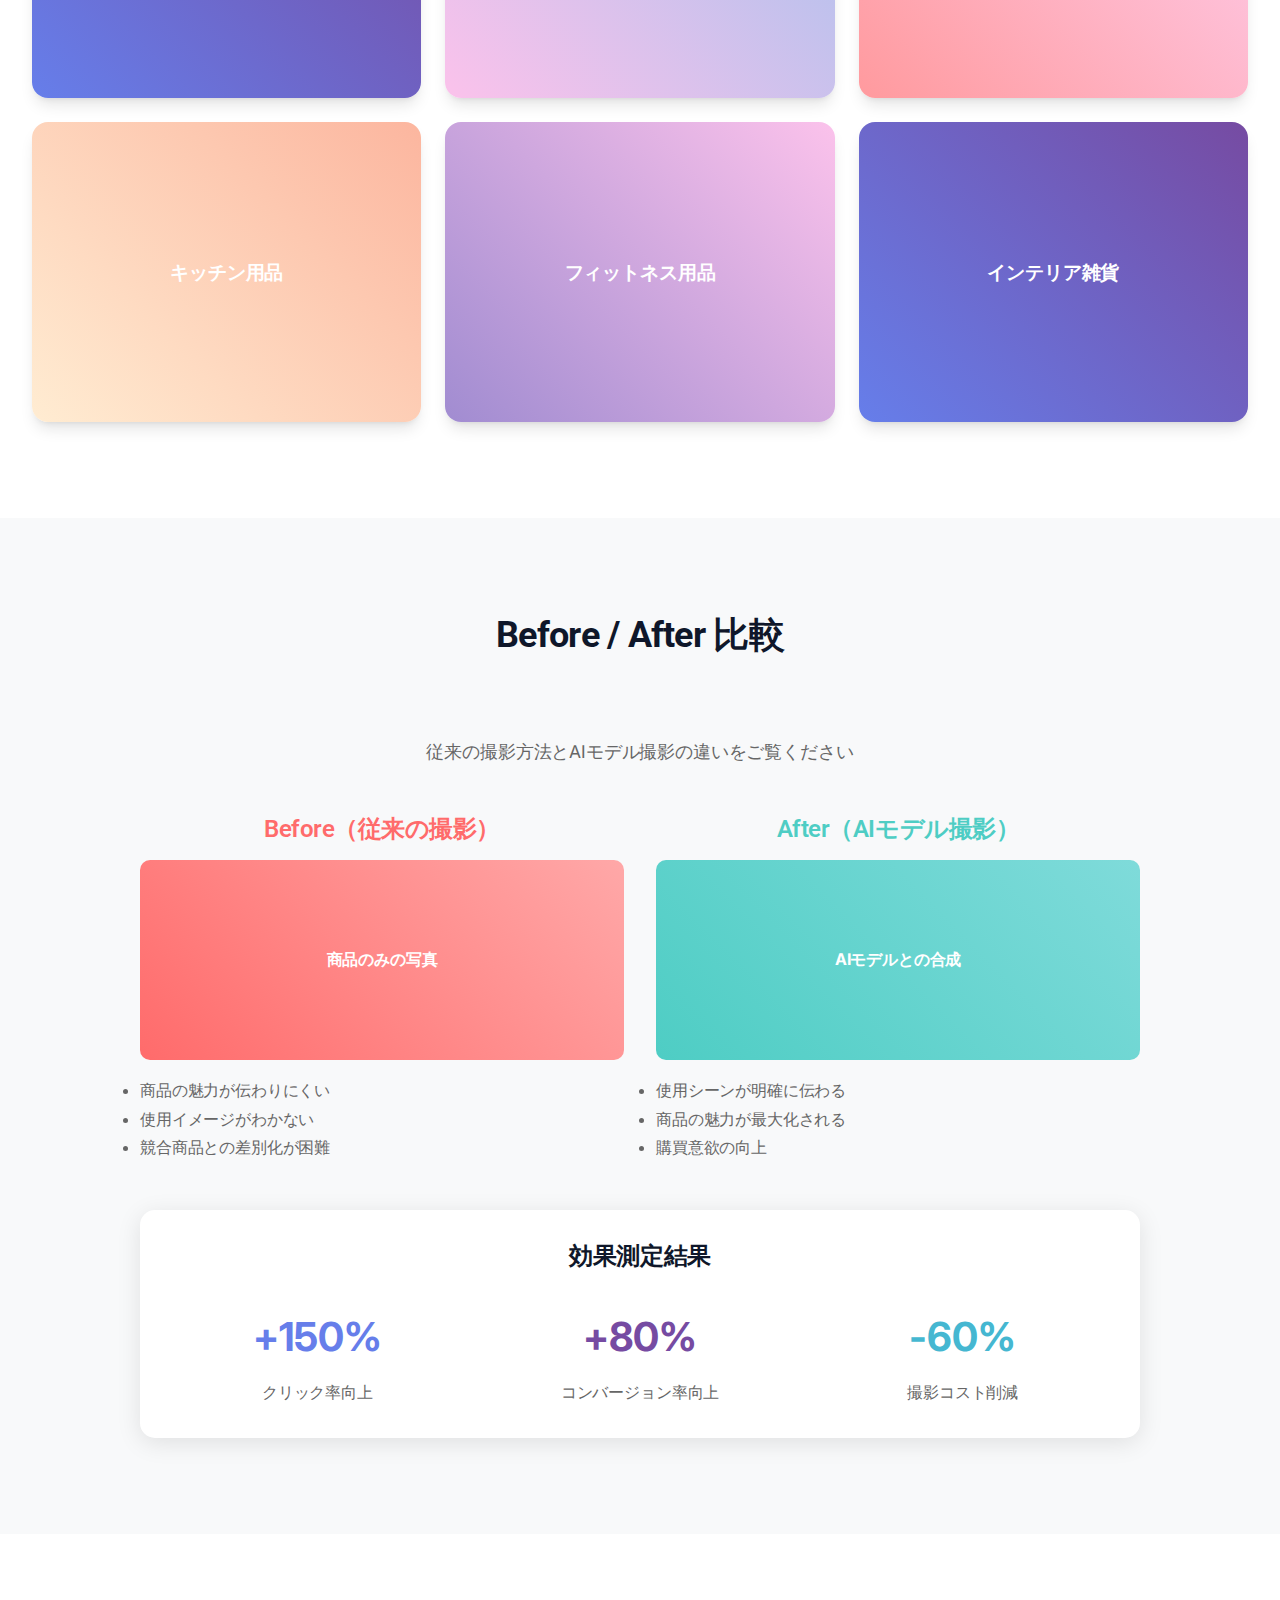
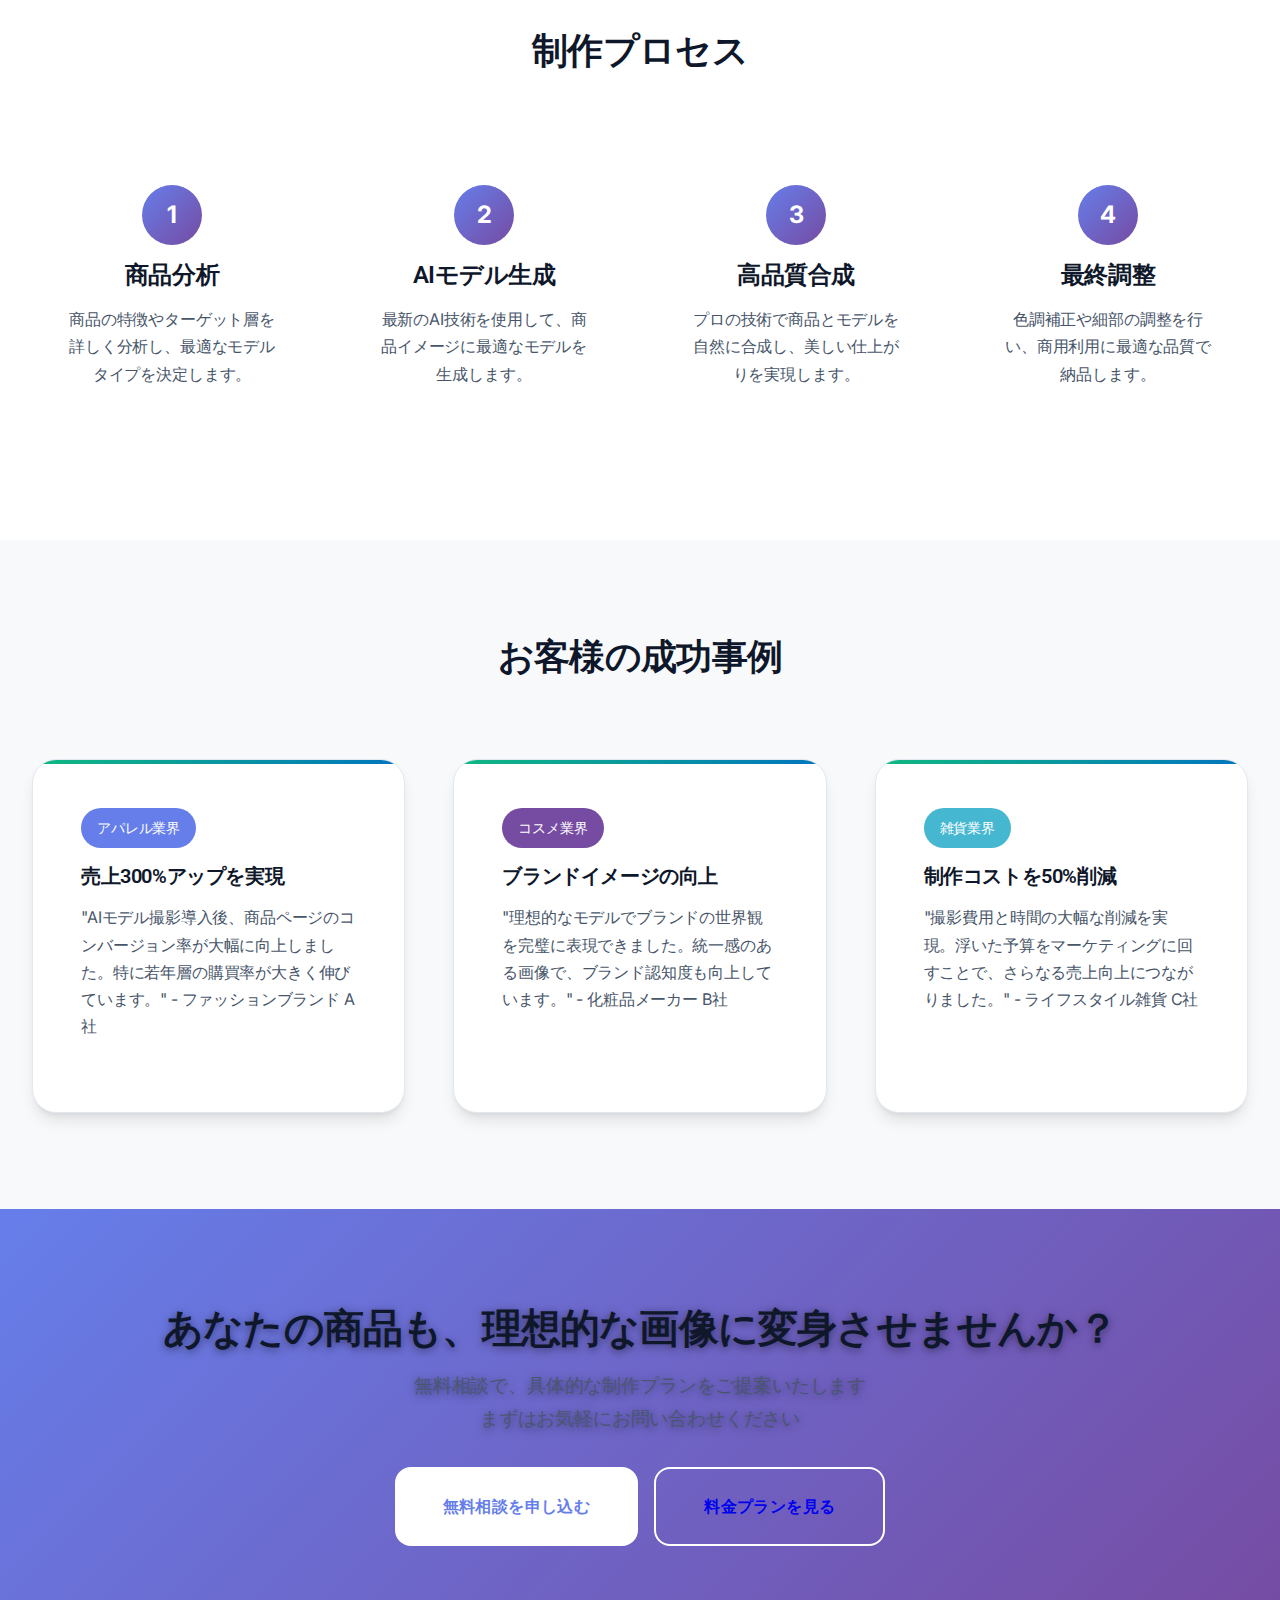
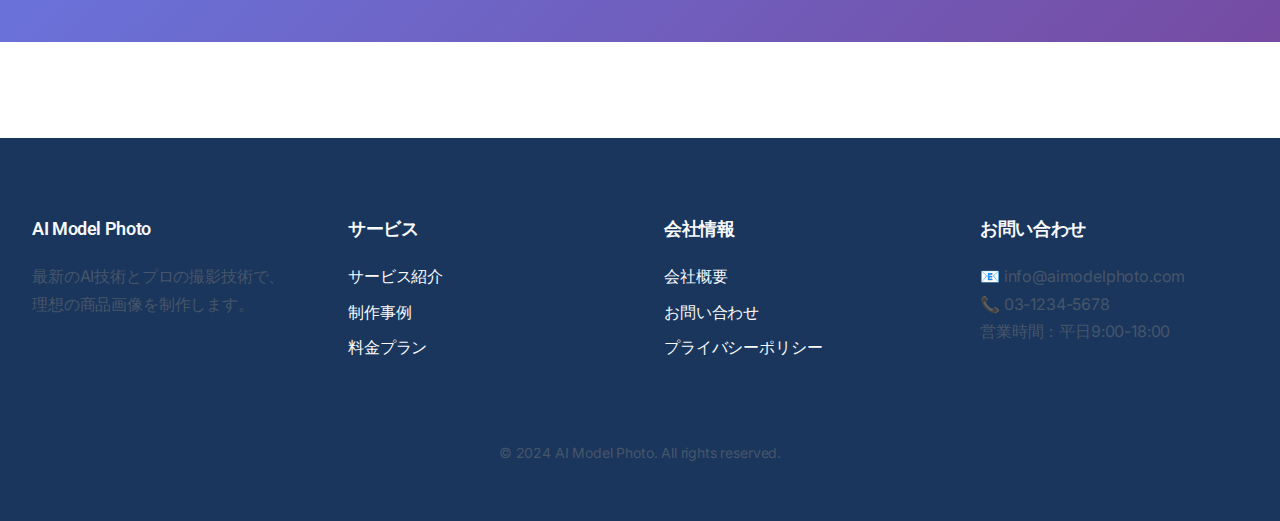
<file: portfolio.html>
<!DOCTYPE html>
<html lang="ja">
<head>
    <meta charset="UTF-8">
    <meta name="viewport" content="width=device-width, initial-scale=1.0">
    <title>制作事例・ポートフォリオ - AI Model Photo</title>
    <meta name="description" content="AI Model Photoの制作事例をご紹介。アパレル、コスメ、アクセサリーなど様々な商品のAIモデル撮影実績をご覧ください。">
    <link rel="stylesheet" href="styles.css">
</head>
<body>
    <!-- プログレスバー -->
    <div class="progress-bar"></div>

    <!-- ヘッダー -->
    <header>
        <nav class="container">
            <div class="logo">AI Model Photo</div>
            <ul class="nav-links">
                <li><a href="index.html">ホーム</a></li>
                <li><a href="services.html">サービス</a></li>
                <li><a href="portfolio.html" class="active">制作事例</a></li>
                <li><a href="pricing.html">料金プラン</a></li>
                <li><a href="contact.html">お問い合わせ</a></li>
                <li><a href="about.html">会社概要</a></li>
            </ul>
            <div class="mobile-menu">
                <span></span>
                <span></span>
                <span></span>
            </div>
        </nav>
    </header>

    <main style="margin-top: 80px;">
        <!-- ヒーローセクション -->
        <section class="hero">
            <div class="container">
                <h1>制作事例・ポートフォリオ</h1>
                <p>AI技術とプロの撮影技術で制作した<br>高品質な商品画像をご覧ください</p>
            </div>
        </section>

        <!-- フィルター -->
        <section style="background: #f8f9fa; padding: 2rem 0;">
            <div class="container">
                <div style="text-align: center;">
                    <div style="display: inline-flex; gap: 1rem; flex-wrap: wrap; justify-content: center;">
                        <button class="filter-btn active" data-filter="all" style="padding: 0.5rem 1.5rem; border: 2px solid #667eea; background: #667eea; color: white; border-radius: 25px; cursor: pointer; transition: all 0.3s ease;">すべて</button>
                        <button class="filter-btn" data-filter="apparel" style="padding: 0.5rem 1.5rem; border: 2px solid #667eea; background: transparent; color: #667eea; border-radius: 25px; cursor: pointer; transition: all 0.3s ease;">アパレル</button>
                        <button class="filter-btn" data-filter="cosmetics" style="padding: 0.5rem 1.5rem; border: 2px solid #667eea; background: transparent; color: #667eea; border-radius: 25px; cursor: pointer; transition: all 0.3s ease;">コスメ</button>
                        <button class="filter-btn" data-filter="accessories" style="padding: 0.5rem 1.5rem; border: 2px solid #667eea; background: transparent; color: #667eea; border-radius: 25px; cursor: pointer; transition: all 0.3s ease;">アクセサリー</button>
                        <button class="filter-btn" data-filter="lifestyle" style="padding: 0.5rem 1.5rem; border: 2px solid #667eea; background: transparent; color: #667eea; border-radius: 25px; cursor: pointer; transition: all 0.3s ease;">ライフスタイル</button>
                    </div>
                </div>
            </div>
        </section>

        <!-- ポートフォリオグリッド -->
        <section>
            <div class="container">
                <div class="portfolio-grid">
                    <!-- アパレル事例 -->
                    <div class="portfolio-item apparel">
                        <div style="background: linear-gradient(45deg, #ff9a9e, #fecfef); height: 100%; display: flex; align-items: center; justify-content: center; color: white; font-weight: bold; font-size: 1.2rem;">レディースワンピース</div>
                        <div class="portfolio-overlay">
                            <div style="text-align: center;">
                                <h4>エレガントなワンピース</h4>
                                <p>20代女性モデル × スタジオ撮影</p>
                            </div>
                        </div>
                    </div>

                    <div class="portfolio-item apparel">
                        <div style="background: linear-gradient(45deg, #a18cd1, #fbc2eb); height: 100%; display: flex; align-items: center; justify-content: center; color: white; font-weight: bold; font-size: 1.2rem;">メンズカジュアル</div>
                        <div class="portfolio-overlay">
                            <div style="text-align: center;">
                                <h4>カジュアルTシャツ</h4>
                                <p>30代男性モデル × アウトドア</p>
                            </div>
                        </div>
                    </div>

                    <div class="portfolio-item apparel">
                        <div style="background: linear-gradient(45deg, #ffecd2, #fcb69f); height: 100%; display: flex; align-items: center; justify-content: center; color: white; font-weight: bold; font-size: 1.2rem;">キッズファッション</div>
                        <div class="portfolio-overlay">
                            <div style="text-align: center;">
                                <h4>子供服セット</h4>
                                <p>キッズモデル × 明るい背景</p>
                            </div>
                        </div>
                    </div>

                    <!-- コスメ事例 -->
                    <div class="portfolio-item cosmetics">
                        <div style="background: linear-gradient(45deg, #fbc2eb, #a6c1ee); height: 100%; display: flex; align-items: center; justify-content: center; color: white; font-weight: bold; font-size: 1.2rem;">スキンケアセット</div>
                        <div class="portfolio-overlay">
                            <div style="text-align: center;">
                                <h4>美容クリーム</h4>
                                <p>20代女性モデル × ナチュラル</p>
                            </div>
                        </div>
                    </div>

                    <div class="portfolio-item cosmetics">
                        <div style="background: linear-gradient(45deg, #ff9a9e, #fad0c4); height: 100%; display: flex; align-items: center; justify-content: center; color: white; font-weight: bold; font-size: 1.2rem;">リップコスメ</div>
                        <div class="portfolio-overlay">
                            <div style="text-align: center;">
                                <h4>リップスティック</h4>
                                <p>25歳女性モデル × クローズアップ</p>
                            </div>
                        </div>
                    </div>

                    <div class="portfolio-item cosmetics">
                        <div style="background: linear-gradient(45deg, #a18cd1, #fbc2eb); height: 100%; display: flex; align-items: center; justify-content: center; color: white; font-weight: bold; font-size: 1.2rem;">ファンデーション</div>
                        <div class="portfolio-overlay">
                            <div style="text-align: center;">
                                <h4>ベースメイク</h4>
                                <p>30代女性モデル × 自然光</p>
                            </div>
                        </div>
                    </div>

                    <!-- アクセサリー事例 -->
                    <div class="portfolio-item accessories">
                        <div style="background: linear-gradient(45deg, #667eea, #764ba2); height: 100%; display: flex; align-items: center; justify-content: center; color: white; font-weight: bold; font-size: 1.2rem;">ゴールドネックレス</div>
                        <div class="portfolio-overlay">
                            <div style="text-align: center;">
                                <h4>エレガントネックレス</h4>
                                <p>20代女性モデル × フォーマル</p>
                            </div>
                        </div>
                    </div>

                    <div class="portfolio-item accessories">
                        <div style="background: linear-gradient(45deg, #fbc2eb, #a6c1ee); height: 100%; display: flex; align-items: center; justify-content: center; color: white; font-weight: bold; font-size: 1.2rem;">腕時計</div>
                        <div class="portfolio-overlay">
                            <div style="text-align: center;">
                                <h4>ビジネスウォッチ</h4>
                                <p>35歳男性モデル × オフィス</p>
                            </div>
                        </div>
                    </div>

                    <div class="portfolio-item accessories">
                        <div style="background: linear-gradient(45deg, #ff9a9e, #fecfef); height: 100%; display: flex; align-items: center; justify-content: center; color: white; font-weight: bold; font-size: 1.2rem;">イヤリング</div>
                        <div class="portfolio-overlay">
                            <div style="text-align: center;">
                                <h4>パールイヤリング</h4>
                                <p>28歳女性モデル × エレガント</p>
                            </div>
                        </div>
                    </div>

                    <!-- ライフスタイル事例 -->
                    <div class="portfolio-item lifestyle">
                        <div style="background: linear-gradient(45deg, #ffecd2, #fcb69f); height: 100%; display: flex; align-items: center; justify-content: center; color: white; font-weight: bold; font-size: 1.2rem;">キッチン用品</div>
                        <div class="portfolio-overlay">
                            <div style="text-align: center;">
                                <h4>調理器具セット</h4>
                                <p>30代女性モデル × キッチン</p>
                            </div>
                        </div>
                    </div>

                    <div class="portfolio-item lifestyle">
                        <div style="background: linear-gradient(45deg, #a18cd1, #fbc2eb); height: 100%; display: flex; align-items: center; justify-content: center; color: white; font-weight: bold; font-size: 1.2rem;">フィットネス用品</div>
                        <div class="portfolio-overlay">
                            <div style="text-align: center;">
                                <h4>ヨガマット</h4>
                                <p>25歳女性モデル × ジム</p>
                            </div>
                        </div>
                    </div>

                    <div class="portfolio-item lifestyle">
                        <div style="background: linear-gradient(45deg, #667eea, #764ba2); height: 100%; display: flex; align-items: center; justify-content: center; color: white; font-weight: bold; font-size: 1.2rem;">インテリア雑貨</div>
                        <div class="portfolio-overlay">
                            <div style="text-align: center;">
                                <h4>デザイン照明</h4>
                                <p>モダンな室内 × ライフスタイル</p>
                            </div>
                        </div>
                    </div>
                </div>
            </div>
        </section>

        <!-- Before/After比較 -->
        <section style="background: #f8f9fa;">
            <div class="container">
                <h2 class="section-title">Before / After 比較</h2>
                <p style="text-align: center; margin-bottom: 3rem; color: #666; font-size: 1.1rem;">従来の撮影方法とAIモデル撮影の違いをご覧ください</p>
                
                <div style="display: grid; gap: 3rem; max-width: 1000px; margin: 0 auto;">
                    <!-- 比較例1 -->
                    <div style="display: grid; grid-template-columns: 1fr 1fr; gap: 2rem; align-items: center;">
                        <div>
                            <h3 style="text-align: center; margin-bottom: 1rem; color: #ff6b6b;">Before（従来の撮影）</h3>
                            <div style="background: linear-gradient(45deg, #ff6b6b, #ffa8a8); height: 200px; border-radius: 10px; display: flex; align-items: center; justify-content: center; color: white; font-weight: bold;">
                                商品のみの写真
                            </div>
                            <div style="margin-top: 1rem;">
                                <ul style="color: #666; line-height: 1.8;">
                                    <li>商品の魅力が伝わりにくい</li>
                                    <li>使用イメージがわかない</li>
                                    <li>競合商品との差別化が困難</li>
                                </ul>
                            </div>
                        </div>
                        <div>
                            <h3 style="text-align: center; margin-bottom: 1rem; color: #4ecdc4;">After（AIモデル撮影）</h3>
                            <div style="background: linear-gradient(45deg, #4ecdc4, #7fdbda); height: 200px; border-radius: 10px; display: flex; align-items: center; justify-content: center; color: white; font-weight: bold;">
                                AIモデルとの合成
                            </div>
                            <div style="margin-top: 1rem;">
                                <ul style="color: #666; line-height: 1.8;">
                                    <li>使用シーンが明確に伝わる</li>
                                    <li>商品の魅力が最大化される</li>
                                    <li>購買意欲の向上</li>
                                </ul>
                            </div>
                        </div>
                    </div>

                    <!-- 数値比較 -->
                    <div style="background: white; padding: 2rem; border-radius: 15px; box-shadow: 0 5px 25px rgba(0,0,0,0.1);">
                        <h3 style="text-align: center; margin-bottom: 2rem;">効果測定結果</h3>
                        <div style="display: grid; grid-template-columns: repeat(auto-fit, minmax(200px, 1fr)); gap: 2rem;">
                            <div style="text-align: center;">
                                <div style="font-size: 2.5rem; font-weight: bold; color: #667eea; margin-bottom: 0.5rem;">+150%</div>
                                <div style="color: #666;">クリック率向上</div>
                            </div>
                            <div style="text-align: center;">
                                <div style="font-size: 2.5rem; font-weight: bold; color: #764ba2; margin-bottom: 0.5rem;">+80%</div>
                                <div style="color: #666;">コンバージョン率向上</div>
                            </div>
                            <div style="text-align: center;">
                                <div style="font-size: 2.5rem; font-weight: bold; color: #45b7d1; margin-bottom: 0.5rem;">-60%</div>
                                <div style="color: #666;">撮影コスト削減</div>
                            </div>
                        </div>
                    </div>
                </div>
            </div>
        </section>

        <!-- 制作プロセス紹介 -->
        <section>
            <div class="container">
                <h2 class="section-title">制作プロセス</h2>
                <div style="display: grid; grid-template-columns: repeat(auto-fit, minmax(250px, 1fr)); gap: 2rem;">
                    <div style="text-align: center; padding: 2rem;">
                        <div style="background: linear-gradient(135deg, #667eea, #764ba2); color: white; width: 60px; height: 60px; border-radius: 50%; display: flex; align-items: center; justify-content: center; font-weight: bold; font-size: 1.5rem; margin: 0 auto 1rem;">1</div>
                        <h3>商品分析</h3>
                        <p>商品の特徴やターゲット層を詳しく分析し、最適なモデルタイプを決定します。</p>
                    </div>
                    <div style="text-align: center; padding: 2rem;">
                        <div style="background: linear-gradient(135deg, #667eea, #764ba2); color: white; width: 60px; height: 60px; border-radius: 50%; display: flex; align-items: center; justify-content: center; font-weight: bold; font-size: 1.5rem; margin: 0 auto 1rem;">2</div>
                        <h3>AIモデル生成</h3>
                        <p>最新のAI技術を使用して、商品イメージに最適なモデルを生成します。</p>
                    </div>
                    <div style="text-align: center; padding: 2rem;">
                        <div style="background: linear-gradient(135deg, #667eea, #764ba2); color: white; width: 60px; height: 60px; border-radius: 50%; display: flex; align-items: center; justify-content: center; font-weight: bold; font-size: 1.5rem; margin: 0 auto 1rem;">3</div>
                        <h3>高品質合成</h3>
                        <p>プロの技術で商品とモデルを自然に合成し、美しい仕上がりを実現します。</p>
                    </div>
                    <div style="text-align: center; padding: 2rem;">
                        <div style="background: linear-gradient(135deg, #667eea, #764ba2); color: white; width: 60px; height: 60px; border-radius: 50%; display: flex; align-items: center; justify-content: center; font-weight: bold; font-size: 1.5rem; margin: 0 auto 1rem;">4</div>
                        <h3>最終調整</h3>
                        <p>色調補正や細部の調整を行い、商用利用に最適な品質で納品します。</p>
                    </div>
                </div>
            </div>
        </section>

        <!-- お客様の成功事例 -->
        <section style="background: #f8f9fa;">
            <div class="container">
                <h2 class="section-title">お客様の成功事例</h2>
                <div class="features-grid">
                    <div class="feature-card">
                        <div style="background: #667eea; color: white; padding: 0.5rem 1rem; border-radius: 20px; display: inline-block; margin-bottom: 1rem; font-size: 0.9rem;">アパレル業界</div>
                        <h3>売上300%アップを実現</h3>
                        <p>"AIモデル撮影導入後、商品ページのコンバージョン率が大幅に向上しました。特に若年層の購買率が大きく伸びています。" - ファッションブランド A社</p>
                    </div>
                    <div class="feature-card">
                        <div style="background: #764ba2; color: white; padding: 0.5rem 1rem; border-radius: 20px; display: inline-block; margin-bottom: 1rem; font-size: 0.9rem;">コスメ業界</div>
                        <h3>ブランドイメージの向上</h3>
                        <p>"理想的なモデルでブランドの世界観を完璧に表現できました。統一感のある画像で、ブランド認知度も向上しています。" - 化粧品メーカー B社</p>
                    </div>
                    <div class="feature-card">
                        <div style="background: #45b7d1; color: white; padding: 0.5rem 1rem; border-radius: 20px; display: inline-block; margin-bottom: 1rem; font-size: 0.9rem;">雑貨業界</div>
                        <h3>制作コストを50%削減</h3>
                        <p>"撮影費用と時間の大幅な削減を実現。浮いた予算をマーケティングに回すことで、さらなる売上向上につながりました。" - ライフスタイル雑貨 C社</p>
                    </div>
                </div>
            </div>
        </section>

        <!-- CTAセクション -->
        <section style="background: linear-gradient(135deg, #667eea 0%, #764ba2 100%); color: white; text-align: center;">
            <div class="container">
                <h2 style="font-size: 2.5rem; margin-bottom: 1rem;">あなたの商品も、理想的な画像に変身させませんか？</h2>
                <p style="font-size: 1.2rem; margin-bottom: 2rem; opacity: 0.9;">
                    無料相談で、具体的な制作プランをご提案いたします<br>
                    まずはお気軽にお問い合わせください
                </p>
                <div style="display: flex; gap: 1rem; justify-content: center; flex-wrap: wrap;">
                    <a href="contact.html" class="cta-button" style="background: white; color: #667eea;">無料相談を申し込む</a>
                    <a href="pricing.html" class="cta-button" style="background: transparent; border: 2px solid white;">料金プランを見る</a>
                </div>
            </div>
        </section>
    </main>

    <!-- フッター -->
    <footer>
        <div class="container">
            <div class="footer-content">
                <div class="footer-section">
                    <h4>AI Model Photo</h4>
                    <p>最新のAI技術とプロの撮影技術で、<br>理想の商品画像を制作します。</p>
                </div>
                <div class="footer-section">
                    <h4>サービス</h4>
                    <ul>
                        <li><a href="services.html">サービス紹介</a></li>
                        <li><a href="portfolio.html">制作事例</a></li>
                        <li><a href="pricing.html">料金プラン</a></li>
                    </ul>
                </div>
                <div class="footer-section">
                    <h4>会社情報</h4>
                    <ul>
                        <li><a href="about.html">会社概要</a></li>
                        <li><a href="contact.html">お問い合わせ</a></li>
                        <li><a href="#privacy">プライバシーポリシー</a></li>
                    </ul>
                </div>
                <div class="footer-section">
                    <h4>お問い合わせ</h4>
                    <p>📧 info@aimodelphoto.com<br>📞 03-1234-5678<br>営業時間：平日9:00-18:00</p>
                </div>
            </div>
            <div class="footer-bottom">
                <p>&copy; 2024 AI Model Photo. All rights reserved.</p>
            </div>
        </div>
    </footer>

    <script src="script.js"></script>

    <!-- フィルターボタンのスタイル追加 -->
    <style>
        .filter-btn.active {
            background: #667eea !important;
            color: white !important;
        }
        .filter-btn:hover {
            background: #667eea;
            color: white;
        }
    </style>
</body>
</html>
</file>
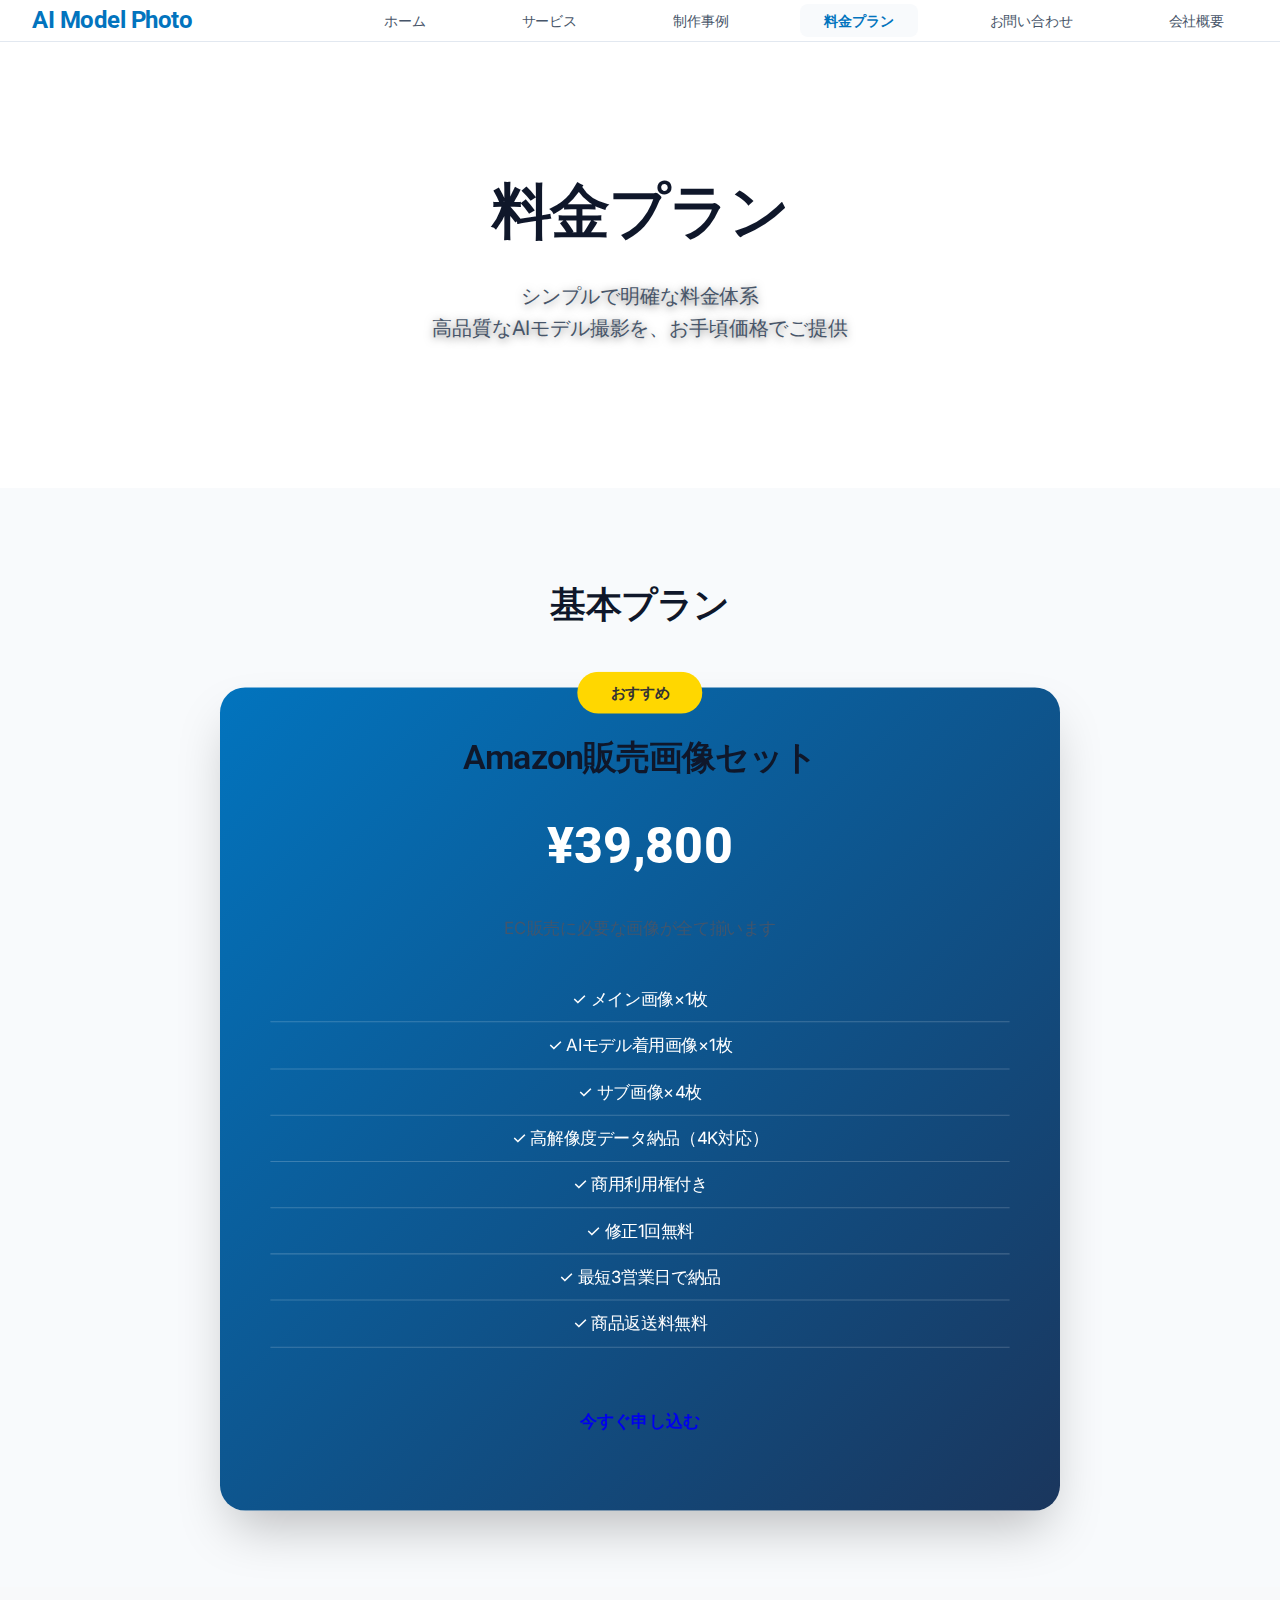
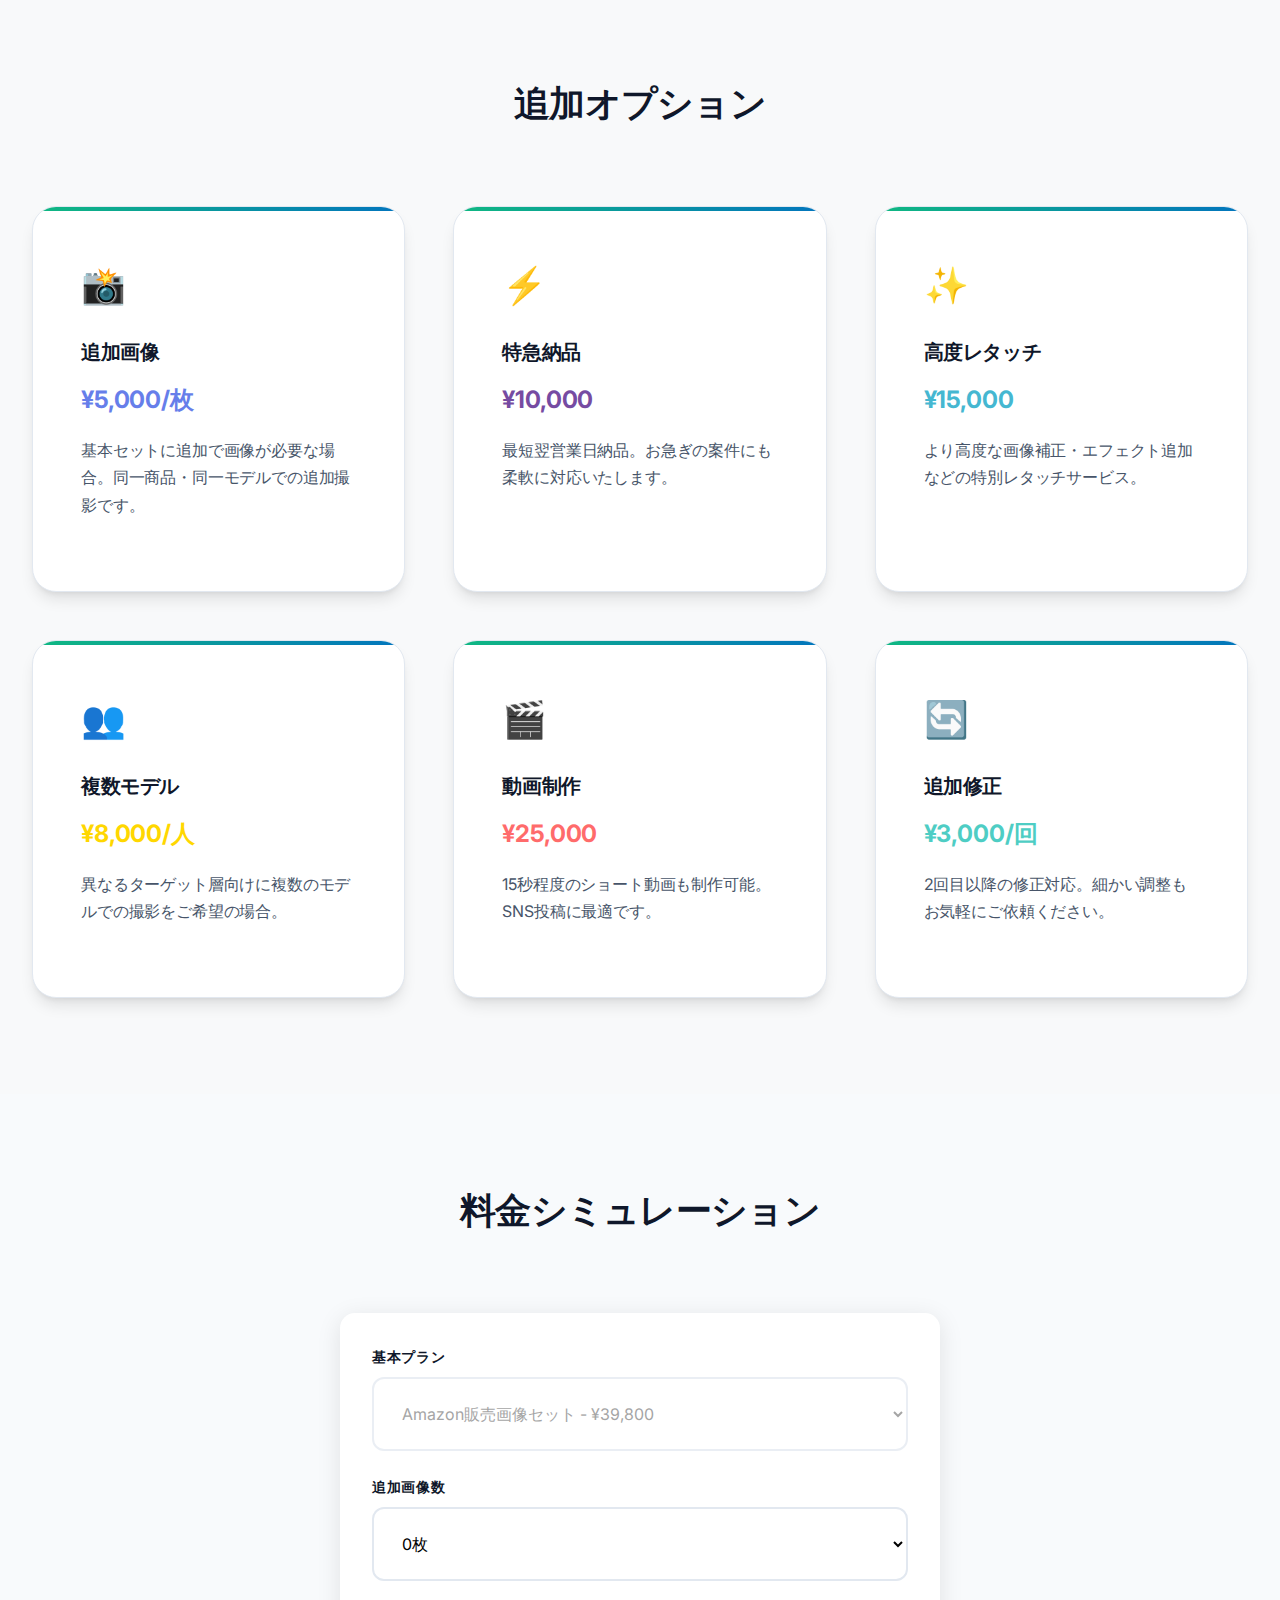
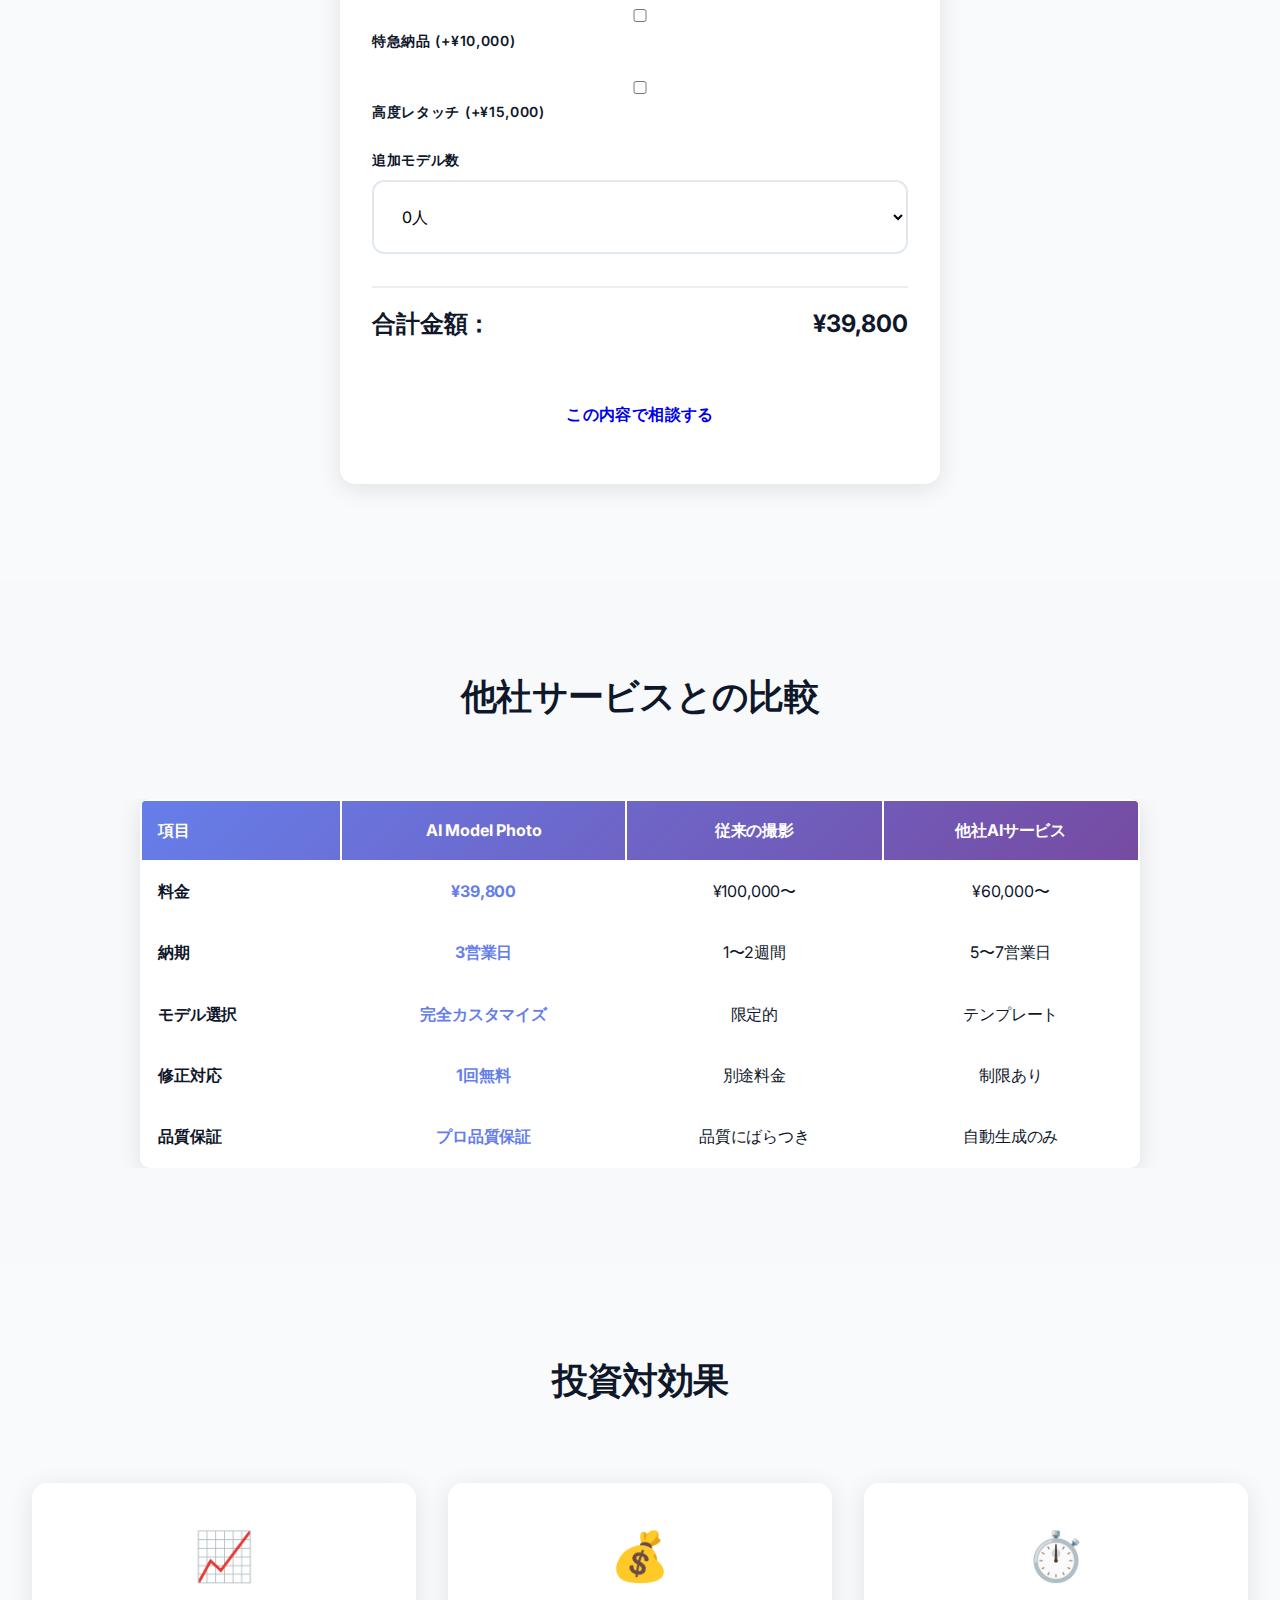
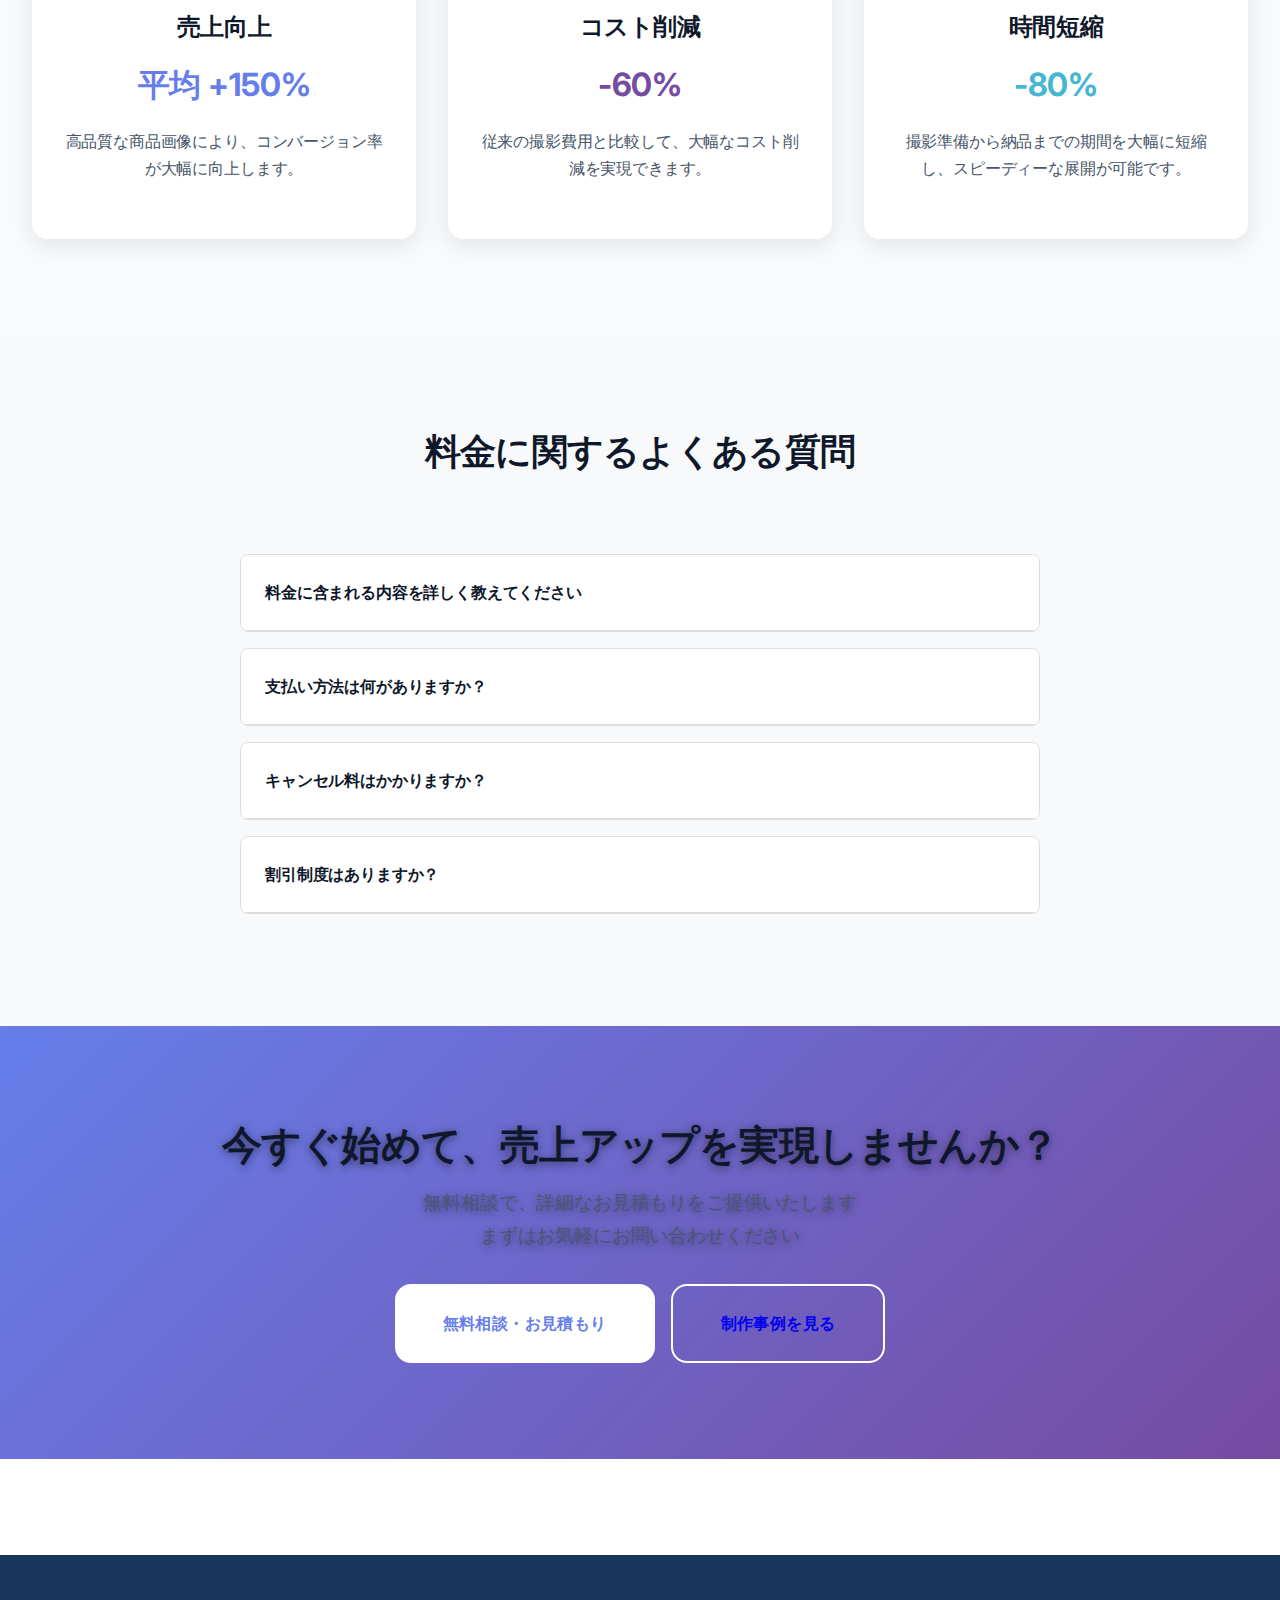
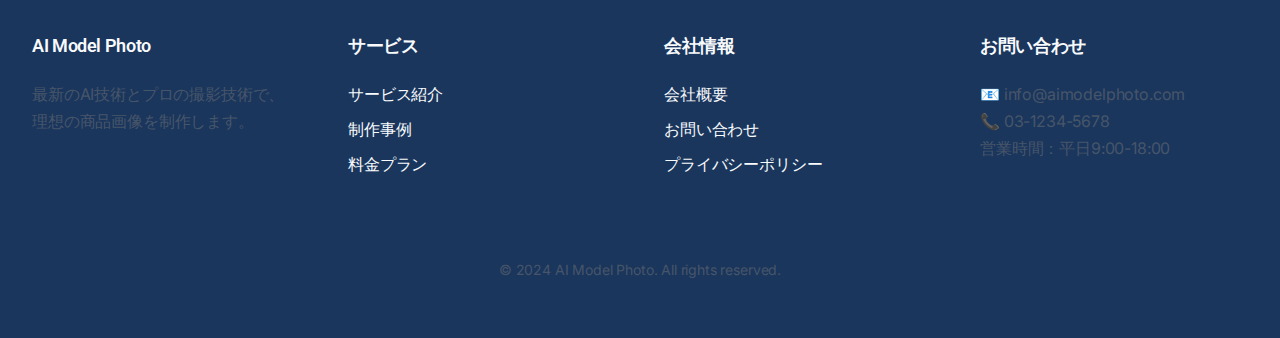
<file: pricing.html>
<!DOCTYPE html>
<html lang="ja">
<head>
    <meta charset="UTF-8">
    <meta name="viewport" content="width=device-width, initial-scale=1.0">
    <title>料金プラン - AI Model Photo</title>
    <meta name="description" content="AI Model Photoの料金プラン。明確で分かりやすい価格設定で、高品質なAIモデル撮影サービスをご提供します。">
    <link rel="stylesheet" href="styles.css">
</head>
<body>
    <!-- プログレスバー -->
    <div class="progress-bar"></div>

    <!-- ヘッダー -->
    <header>
        <nav class="container">
            <div class="logo">AI Model Photo</div>
            <ul class="nav-links">
                <li><a href="index.html">ホーム</a></li>
                <li><a href="services.html">サービス</a></li>
                <li><a href="portfolio.html">制作事例</a></li>
                <li><a href="pricing.html" class="active">料金プラン</a></li>
                <li><a href="contact.html">お問い合わせ</a></li>
                <li><a href="about.html">会社概要</a></li>
            </ul>
            <div class="mobile-menu">
                <span></span>
                <span></span>
                <span></span>
            </div>
        </nav>
    </header>

    <main style="margin-top: 80px;">
        <!-- ヒーローセクション -->
        <section class="hero">
            <div class="container">
                <h1>料金プラン</h1>
                <p>シンプルで明確な料金体系<br>高品質なAIモデル撮影を、お手頃価格でご提供</p>
            </div>
        </section>

        <!-- メイン料金プラン -->
        <section>
            <div class="container">
                <h2 class="section-title">基本プラン</h2>
                <div class="pricing-grid" style="max-width: 800px; margin: 0 auto;">
                    <div class="pricing-card featured">
                        <div style="position: absolute; top: -15px; left: 50%; transform: translateX(-50%); background: #ffd700; color: #333; padding: 0.5rem 2rem; border-radius: 20px; font-weight: bold; font-size: 0.9rem;">おすすめ</div>
                        <h3 style="font-size: 2rem; margin-bottom: 1rem;">Amazon販売画像セット</h3>
                        <div class="price">¥39,800</div>
                        <p style="margin-bottom: 2rem; opacity: 0.9;">EC販売に必要な画像が全て揃います</p>
                        <ul class="price-features">
                            <li>✓ メイン画像×1枚</li>
                            <li>✓ AIモデル着用画像×1枚</li>
                            <li>✓ サブ画像×4枚</li>
                            <li>✓ 高解像度データ納品（4K対応）</li>
                            <li>✓ 商用利用権付き</li>
                            <li>✓ 修正1回無料</li>
                            <li>✓ 最短3営業日で納品</li>
                            <li>✓ 商品返送料無料</li>
                        </ul>
                        <a href="contact.html" class="cta-button">今すぐ申し込む</a>
                    </div>
                </div>
            </div>
        </section>

        <!-- 追加オプション -->
        <section style="background: #f8f9fa;">
            <div class="container">
                <h2 class="section-title">追加オプション</h2>
                <div class="features-grid">
                    <div class="feature-card">
                        <div class="feature-icon" style="color: #667eea;">📸</div>
                        <h3>追加画像</h3>
                        <div style="font-size: 1.5rem; font-weight: bold; color: #667eea; margin: 1rem 0;">¥5,000/枚</div>
                        <p>基本セットに追加で画像が必要な場合。同一商品・同一モデルでの追加撮影です。</p>
                    </div>
                    <div class="feature-card">
                        <div class="feature-icon" style="color: #764ba2;">⚡</div>
                        <h3>特急納品</h3>
                        <div style="font-size: 1.5rem; font-weight: bold; color: #764ba2; margin: 1rem 0;">¥10,000</div>
                        <p>最短翌営業日納品。お急ぎの案件にも柔軟に対応いたします。</p>
                    </div>
                    <div class="feature-card">
                        <div class="feature-icon" style="color: #45b7d1;">✨</div>
                        <h3>高度レタッチ</h3>
                        <div style="font-size: 1.5rem; font-weight: bold; color: #45b7d1; margin: 1rem 0;">¥15,000</div>
                        <p>より高度な画像補正・エフェクト追加などの特別レタッチサービス。</p>
                    </div>
                    <div class="feature-card">
                        <div class="feature-icon" style="color: #ffd700;">👥</div>
                        <h3>複数モデル</h3>
                        <div style="font-size: 1.5rem; font-weight: bold; color: #ffd700; margin: 1rem 0;">¥8,000/人</div>
                        <p>異なるターゲット層向けに複数のモデルでの撮影をご希望の場合。</p>
                    </div>
                    <div class="feature-card">
                        <div class="feature-icon" style="color: #ff6b6b;">🎬</div>
                        <h3>動画制作</h3>
                        <div style="font-size: 1.5rem; font-weight: bold; color: #ff6b6b; margin: 1rem 0;">¥25,000</div>
                        <p>15秒程度のショート動画も制作可能。SNS投稿に最適です。</p>
                    </div>
                    <div class="feature-card">
                        <div class="feature-icon" style="color: #4ecdc4;">🔄</div>
                        <h3>追加修正</h3>
                        <div style="font-size: 1.5rem; font-weight: bold; color: #4ecdc4; margin: 1rem 0;">¥3,000/回</div>
                        <p>2回目以降の修正対応。細かい調整もお気軽にご依頼ください。</p>
                    </div>
                </div>
            </div>
        </section>

        <!-- 料金計算機 -->
        <section>
            <div class="container">
                <h2 class="section-title">料金シミュレーション</h2>
                <div style="max-width: 600px; margin: 0 auto; background: white; padding: 2rem; border-radius: 15px; box-shadow: 0 5px 25px rgba(0,0,0,0.1);">
                    <form id="price-calculator">
                        <div class="form-group">
                            <label for="base-plan">基本プラン</label>
                            <select id="base-plan" disabled>
                                <option value="39800">Amazon販売画像セット - ¥39,800</option>
                            </select>
                        </div>
                        
                        <div class="form-group">
                            <label for="additional-images">追加画像数</label>
                            <select id="additional-images">
                                <option value="0">0枚</option>
                                <option value="1">1枚 (+¥5,000)</option>
                                <option value="2">2枚 (+¥10,000)</option>
                                <option value="3">3枚 (+¥15,000)</option>
                                <option value="4">4枚 (+¥20,000)</option>
                                <option value="5">5枚 (+¥25,000)</option>
                            </select>
                        </div>

                        <div class="form-group">
                            <label>
                                <input type="checkbox" id="rush-delivery" style="margin-right: 0.5rem;">
                                特急納品 (+¥10,000)
                            </label>
                        </div>

                        <div class="form-group">
                            <label>
                                <input type="checkbox" id="retouching" style="margin-right: 0.5rem;">
                                高度レタッチ (+¥15,000)
                            </label>
                        </div>

                        <div class="form-group">
                            <label for="additional-models">追加モデル数</label>
                            <select id="additional-models">
                                <option value="0">0人</option>
                                <option value="1">1人 (+¥8,000)</option>
                                <option value="2">2人 (+¥16,000)</option>
                                <option value="3">3人 (+¥24,000)</option>
                            </select>
                        </div>

                        <div style="border-top: 2px solid #eee; padding-top: 1rem; margin-top: 2rem;">
                            <div style="display: flex; justify-content: space-between; align-items: center; font-size: 1.5rem; font-weight: bold;">
                                <span>合計金額：</span>
                                <span id="total-price" style="color: #667eea;">¥39,800</span>
                            </div>
                        </div>

                        <div style="text-align: center; margin-top: 2rem;">
                            <a href="contact.html" class="cta-button">この内容で相談する</a>
                        </div>
                    </form>
                </div>
            </div>
        </section>

        <!-- 他社比較 -->
        <section style="background: #f8f9fa;">
            <div class="container">
                <h2 class="section-title">他社サービスとの比較</h2>
                <div style="overflow-x: auto;">
                    <table style="width: 100%; max-width: 1000px; margin: 0 auto; background: white; border-radius: 10px; overflow: hidden; box-shadow: 0 5px 25px rgba(0,0,0,0.1);">
                        <thead>
                            <tr style="background: linear-gradient(135deg, #667eea, #764ba2); color: white;">
                                <th style="padding: 1rem; text-align: left;">項目</th>
                                <th style="padding: 1rem; text-align: center;">AI Model Photo</th>
                                <th style="padding: 1rem; text-align: center;">従来の撮影</th>
                                <th style="padding: 1rem; text-align: center;">他社AIサービス</th>
                            </tr>
                        </thead>
                        <tbody>
                            <tr style="border-bottom: 1px solid #eee;">
                                <td style="padding: 1rem; font-weight: bold;">料金</td>
                                <td style="padding: 1rem; text-align: center; color: #667eea; font-weight: bold;">¥39,800</td>
                                <td style="padding: 1rem; text-align: center;">¥100,000〜</td>
                                <td style="padding: 1rem; text-align: center;">¥60,000〜</td>
                            </tr>
                            <tr style="border-bottom: 1px solid #eee;">
                                <td style="padding: 1rem; font-weight: bold;">納期</td>
                                <td style="padding: 1rem; text-align: center; color: #667eea; font-weight: bold;">3営業日</td>
                                <td style="padding: 1rem; text-align: center;">1〜2週間</td>
                                <td style="padding: 1rem; text-align: center;">5〜7営業日</td>
                            </tr>
                            <tr style="border-bottom: 1px solid #eee;">
                                <td style="padding: 1rem; font-weight: bold;">モデル選択</td>
                                <td style="padding: 1rem; text-align: center; color: #667eea; font-weight: bold;">完全カスタマイズ</td>
                                <td style="padding: 1rem; text-align: center;">限定的</td>
                                <td style="padding: 1rem; text-align: center;">テンプレート</td>
                            </tr>
                            <tr style="border-bottom: 1px solid #eee;">
                                <td style="padding: 1rem; font-weight: bold;">修正対応</td>
                                <td style="padding: 1rem; text-align: center; color: #667eea; font-weight: bold;">1回無料</td>
                                <td style="padding: 1rem; text-align: center;">別途料金</td>
                                <td style="padding: 1rem; text-align: center;">制限あり</td>
                            </tr>
                            <tr>
                                <td style="padding: 1rem; font-weight: bold;">品質保証</td>
                                <td style="padding: 1rem; text-align: center; color: #667eea; font-weight: bold;">プロ品質保証</td>
                                <td style="padding: 1rem; text-align: center;">品質にばらつき</td>
                                <td style="padding: 1rem; text-align: center;">自動生成のみ</td>
                            </tr>
                        </tbody>
                    </table>
                </div>
            </div>
        </section>

        <!-- 費用対効果 -->
        <section>
            <div class="container">
                <h2 class="section-title">投資対効果</h2>
                <div style="display: grid; grid-template-columns: repeat(auto-fit, minmax(300px, 1fr)); gap: 2rem;">
                    <div style="text-align: center; padding: 2rem; background: white; border-radius: 15px; box-shadow: 0 5px 25px rgba(0,0,0,0.1);">
                        <div style="font-size: 3rem; color: #667eea; margin-bottom: 1rem;">📈</div>
                        <h3>売上向上</h3>
                        <div style="font-size: 2rem; font-weight: bold; color: #667eea; margin: 1rem 0;">平均 +150%</div>
                        <p>高品質な商品画像により、コンバージョン率が大幅に向上します。</p>
                    </div>
                    <div style="text-align: center; padding: 2rem; background: white; border-radius: 15px; box-shadow: 0 5px 25px rgba(0,0,0,0.1);">
                        <div style="font-size: 3rem; color: #764ba2; margin-bottom: 1rem;">💰</div>
                        <h3>コスト削減</h3>
                        <div style="font-size: 2rem; font-weight: bold; color: #764ba2; margin: 1rem 0;">-60%</div>
                        <p>従来の撮影費用と比較して、大幅なコスト削減を実現できます。</p>
                    </div>
                    <div style="text-align: center; padding: 2rem; background: white; border-radius: 15px; box-shadow: 0 5px 25px rgba(0,0,0,0.1);">
                        <div style="font-size: 3rem; color: #45b7d1; margin-bottom: 1rem;">⏱️</div>
                        <h3>時間短縮</h3>
                        <div style="font-size: 2rem; font-weight: bold; color: #45b7d1; margin: 1rem 0;">-80%</div>
                        <p>撮影準備から納品までの期間を大幅に短縮し、スピーディーな展開が可能です。</p>
                    </div>
                </div>
            </div>
        </section>

        <!-- よくある質問 -->
        <section style="background: #f8f9fa;">
            <div class="container">
                <h2 class="section-title">料金に関するよくある質問</h2>
                <div style="max-width: 800px; margin: 0 auto;">
                    <div class="faq-item" style="margin-bottom: 1rem; border: 1px solid #ddd; border-radius: 8px; overflow: hidden;">
                        <div class="faq-question" style="background: #fff; padding: 1.5rem; cursor: pointer; font-weight: bold; border-bottom: 1px solid #ddd;">
                            料金に含まれる内容を詳しく教えてください
                        </div>
                        <div class="faq-answer" style="padding: 1.5rem; background: #f9f9f9; display: none;">
                            基本プランには、AIモデル生成、商品との合成、画像編集、高解像度データ納品、商用利用権、1回の修正対応が全て含まれています。追加費用は一切かかりません。
                        </div>
                    </div>
                    <div class="faq-item" style="margin-bottom: 1rem; border: 1px solid #ddd; border-radius: 8px; overflow: hidden;">
                        <div class="faq-question" style="background: #fff; padding: 1.5rem; cursor: pointer; font-weight: bold; border-bottom: 1px solid #ddd;">
                            支払い方法は何がありますか？
                        </div>
                        <div class="faq-answer" style="padding: 1.5rem; background: #f9f9f9; display: none;">
                            銀行振込、クレジットカード決済、請求書支払い（法人様のみ）に対応しております。詳細はお問い合わせ時にご案内いたします。
                        </div>
                    </div>
                    <div class="faq-item" style="margin-bottom: 1rem; border: 1px solid #ddd; border-radius: 8px; overflow: hidden;">
                        <div class="faq-question" style="background: #fff; padding: 1.5rem; cursor: pointer; font-weight: bold; border-bottom: 1px solid #ddd;">
                            キャンセル料はかかりますか？
                        </div>
                        <div class="faq-answer" style="padding: 1.5rem; background: #f9f9f9; display: none;">
                            制作開始前のキャンセルは無料です。制作開始後は進行状況に応じてキャンセル料が発生する場合がございます。詳しくは利用規約をご確認ください。
                        </div>
                    </div>
                    <div class="faq-item" style="margin-bottom: 1rem; border: 1px solid #ddd; border-radius: 8px; overflow: hidden;">
                        <div class="faq-question" style="background: #fff; padding: 1.5rem; cursor: pointer; font-weight: bold; border-bottom: 1px solid #ddd;">
                            割引制度はありますか？
                        </div>
                        <div class="faq-answer" style="padding: 1.5rem; background: #f9f9f9; display: none;">
                            継続利用割引、大量発注割引、法人契約割引などをご用意しております。詳細はお問い合わせください。
                        </div>
                    </div>
                </div>
            </div>
        </section>

        <!-- CTAセクション -->
        <section style="background: linear-gradient(135deg, #667eea 0%, #764ba2 100%); color: white; text-align: center;">
            <div class="container">
                <h2 style="font-size: 2.5rem; margin-bottom: 1rem;">今すぐ始めて、売上アップを実現しませんか？</h2>
                <p style="font-size: 1.2rem; margin-bottom: 2rem; opacity: 0.9;">
                    無料相談で、詳細なお見積もりをご提供いたします<br>
                    まずはお気軽にお問い合わせください
                </p>
                <div style="display: flex; gap: 1rem; justify-content: center; flex-wrap: wrap;">
                    <a href="contact.html" class="cta-button" style="background: white; color: #667eea;">無料相談・お見積もり</a>
                    <a href="portfolio.html" class="cta-button" style="background: transparent; border: 2px solid white;">制作事例を見る</a>
                </div>
            </div>
        </section>
    </main>

    <!-- フッター -->
    <footer>
        <div class="container">
            <div class="footer-content">
                <div class="footer-section">
                    <h4>AI Model Photo</h4>
                    <p>最新のAI技術とプロの撮影技術で、<br>理想の商品画像を制作します。</p>
                </div>
                <div class="footer-section">
                    <h4>サービス</h4>
                    <ul>
                        <li><a href="services.html">サービス紹介</a></li>
                        <li><a href="portfolio.html">制作事例</a></li>
                        <li><a href="pricing.html">料金プラン</a></li>
                    </ul>
                </div>
                <div class="footer-section">
                    <h4>会社情報</h4>
                    <ul>
                        <li><a href="about.html">会社概要</a></li>
                        <li><a href="contact.html">お問い合わせ</a></li>
                        <li><a href="#privacy">プライバシーポリシー</a></li>
                    </ul>
                </div>
                <div class="footer-section">
                    <h4>お問い合わせ</h4>
                    <p>📧 info@aimodelphoto.com<br>📞 03-1234-5678<br>営業時間：平日9:00-18:00</p>
                </div>
            </div>
            <div class="footer-bottom">
                <p>&copy; 2024 AI Model Photo. All rights reserved.</p>
            </div>
        </div>
    </footer>

    <script src="script.js"></script>

    <script>
        // 料金計算機の改良版
        function calculatePrice() {
            let basePrice = 39800;
            let total = basePrice;
            
            const additionalImages = parseInt(document.querySelector('#additional-images')?.value) || 0;
            const additionalModels = parseInt(document.querySelector('#additional-models')?.value) || 0;
            const rushDelivery = document.querySelector('#rush-delivery')?.checked || false;
            const retouching = document.querySelector('#retouching')?.checked || false;
            
            total += additionalImages * 5000;
            total += additionalModels * 8000;
            if (rushDelivery) total += 10000;
            if (retouching) total += 15000;
            
            const totalPriceElement = document.querySelector('#total-price');
            if (totalPriceElement) {
                totalPriceElement.textContent = `¥${total.toLocaleString()}`;
            }
        }

        document.addEventListener('DOMContentLoaded', function() {
            const inputs = document.querySelectorAll('#price-calculator input, #price-calculator select');
            inputs.forEach(input => {
                input.addEventListener('change', calculatePrice);
            });
            
            calculatePrice();
        });
    </script>
</body>
</html>
</file>
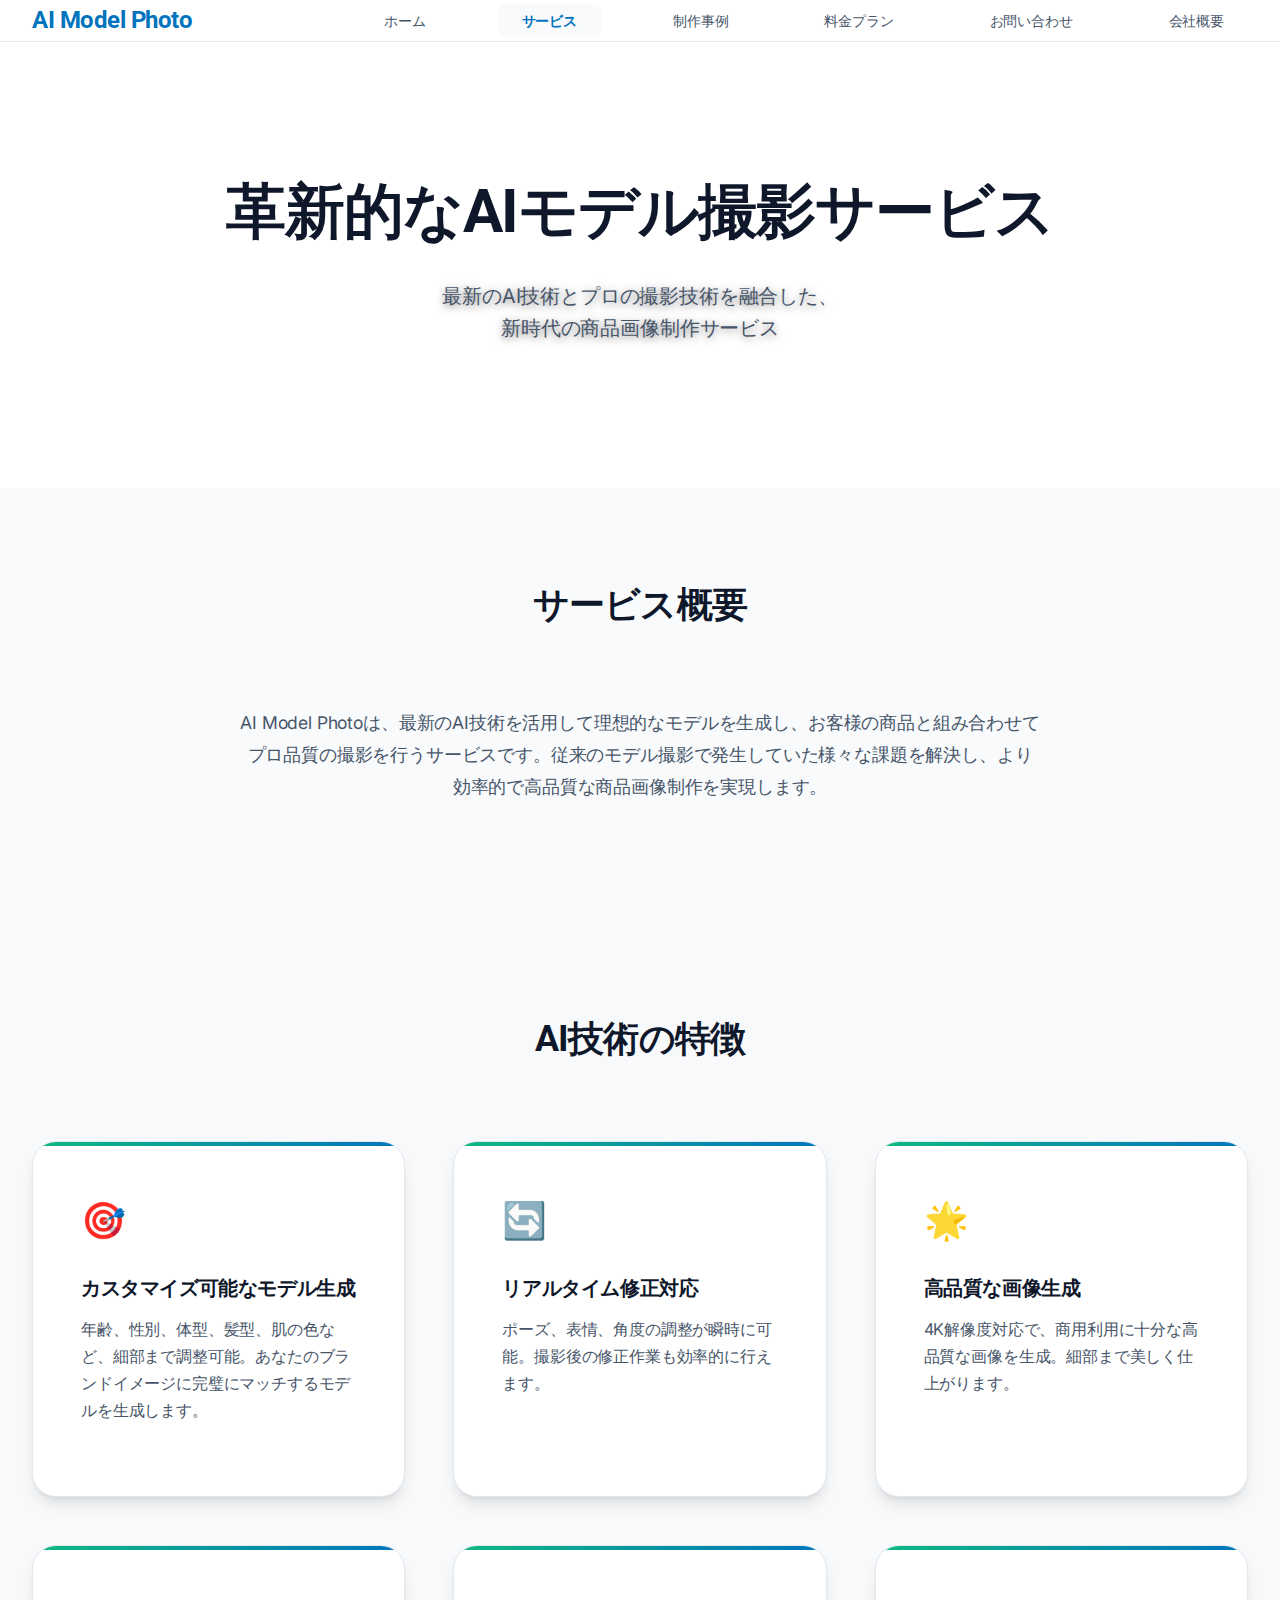
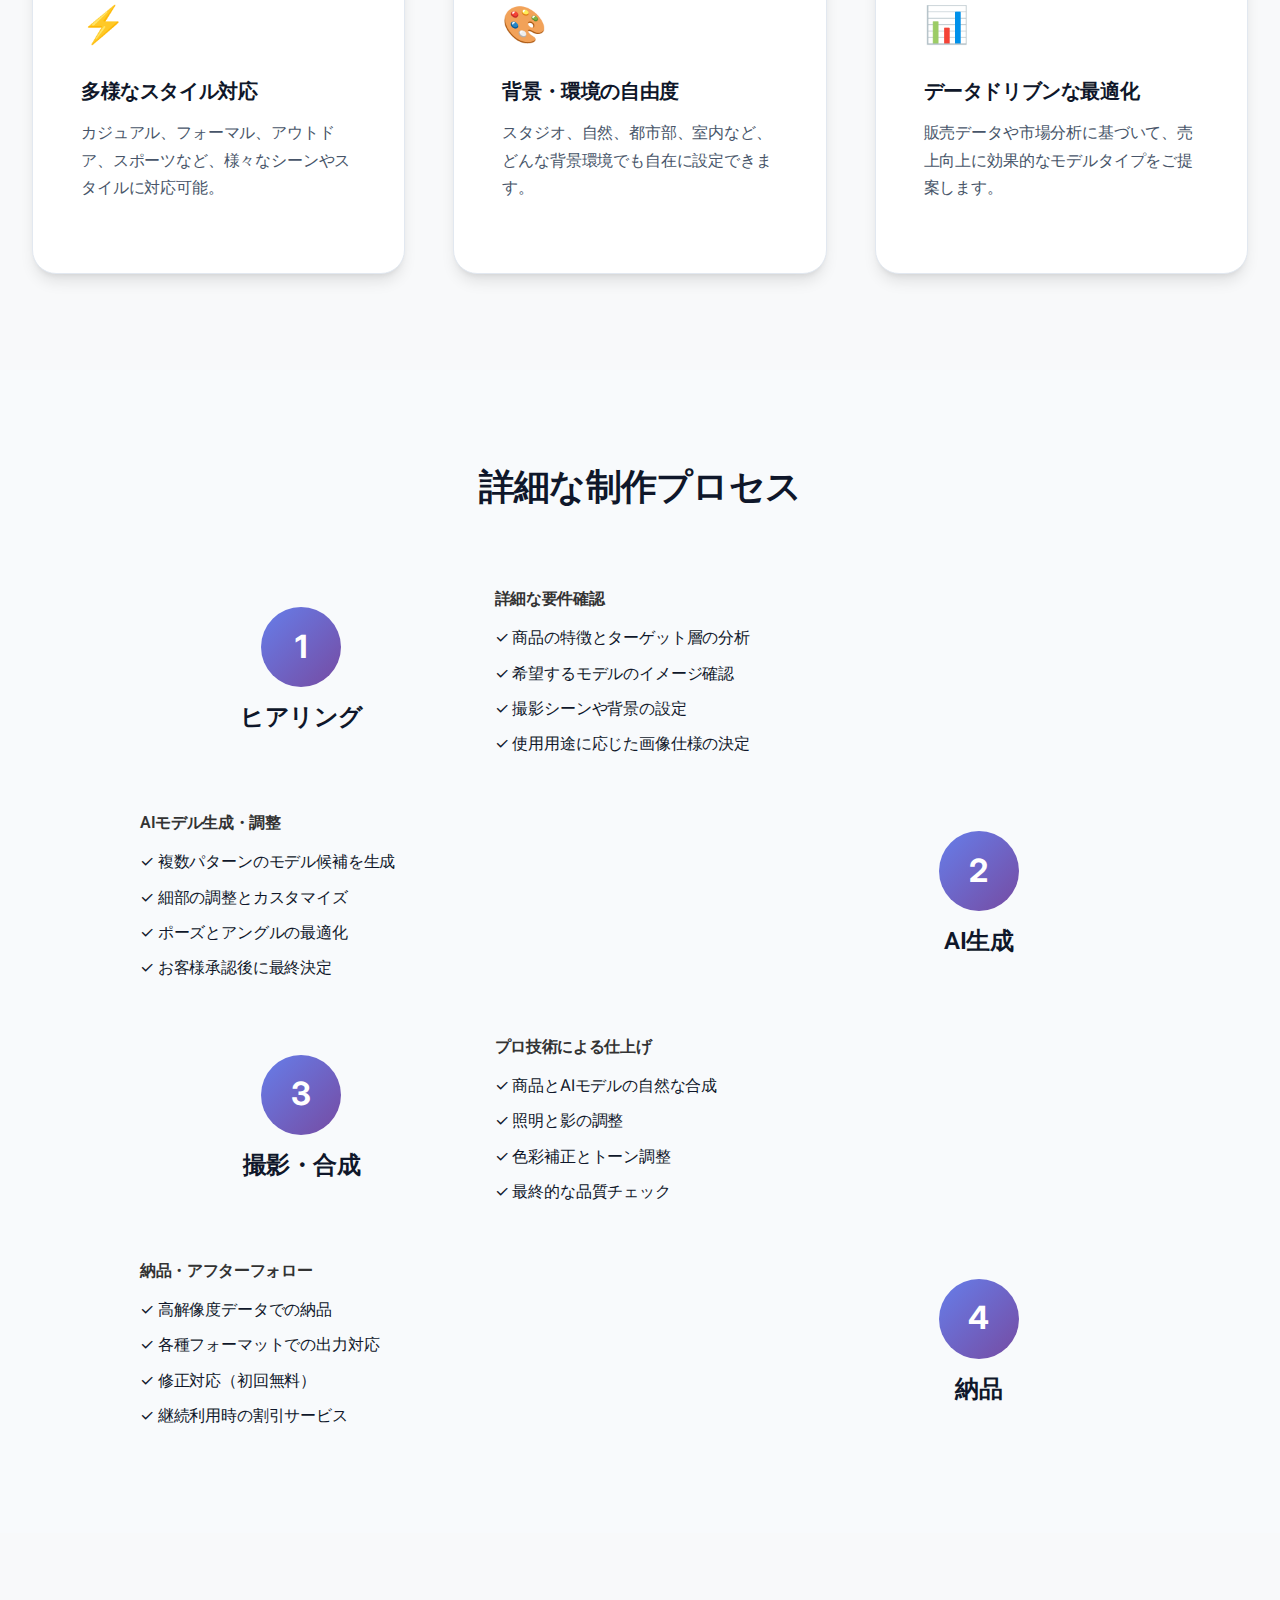
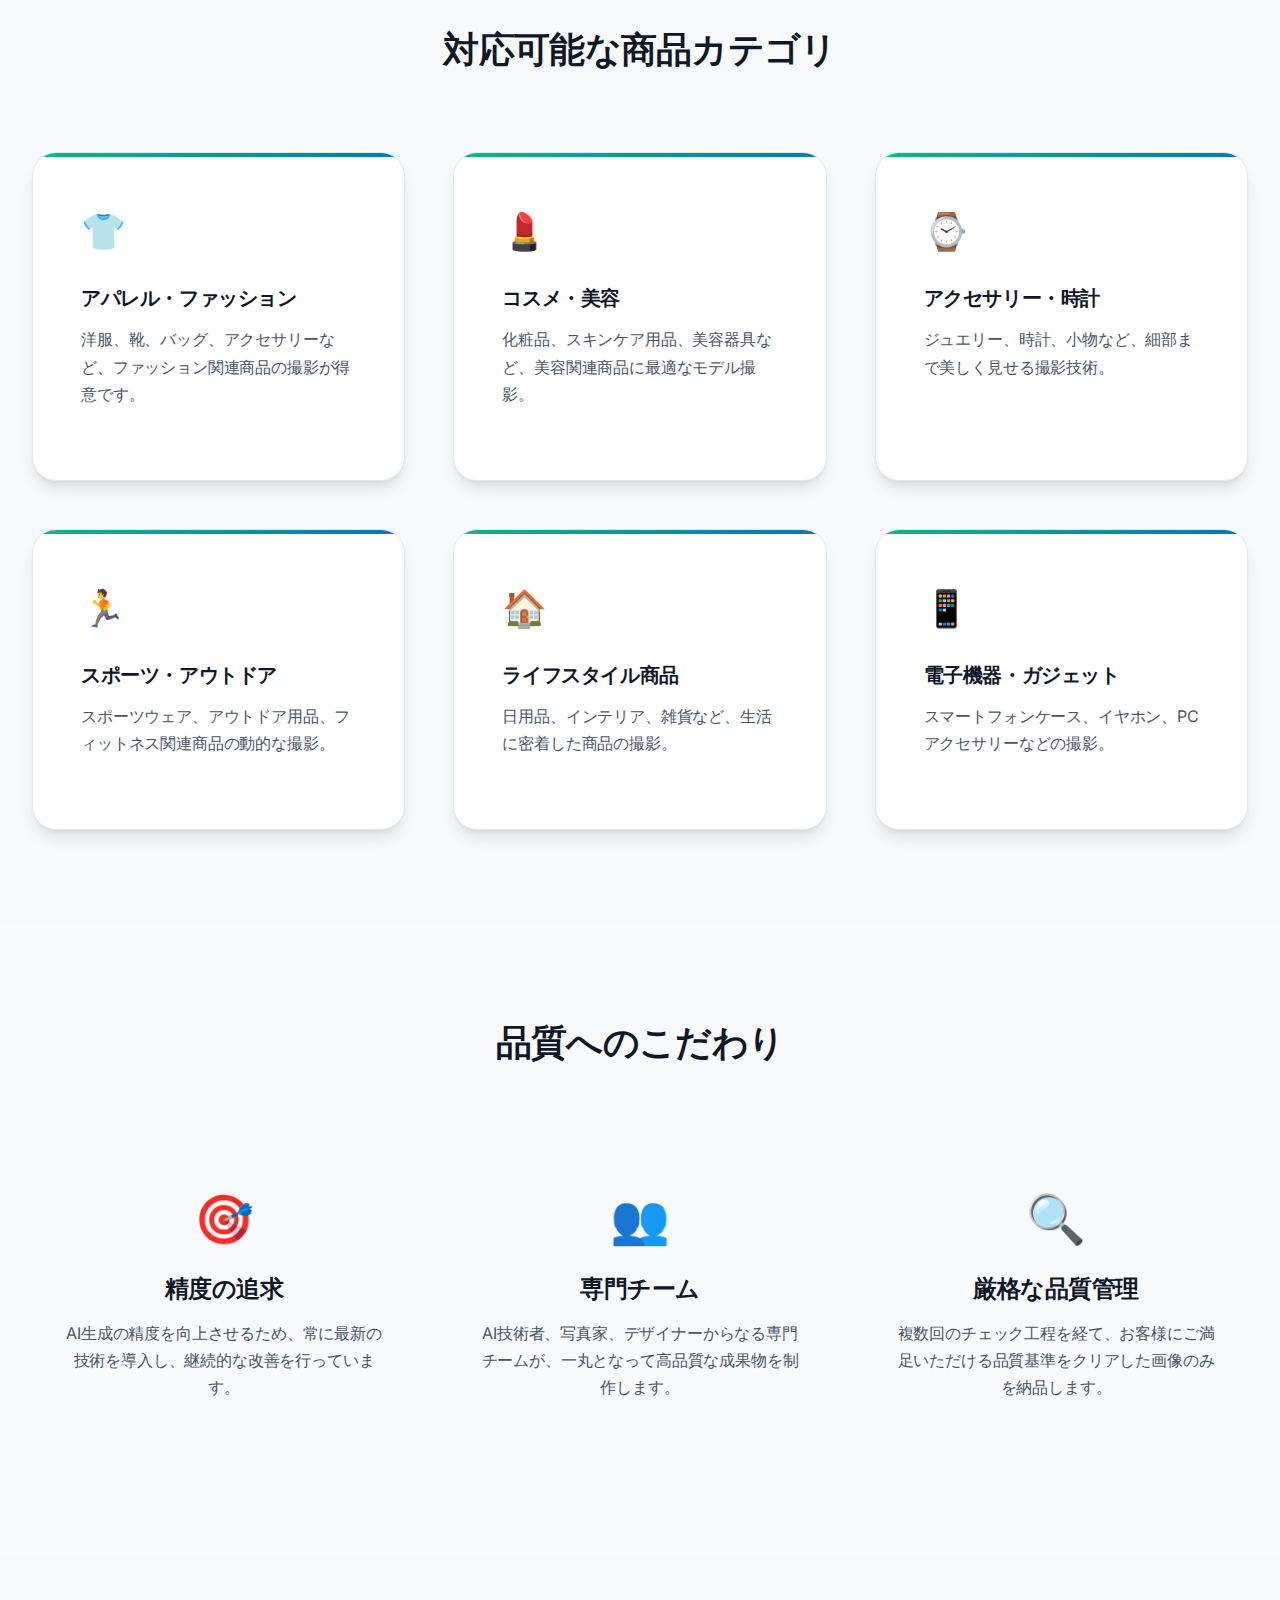
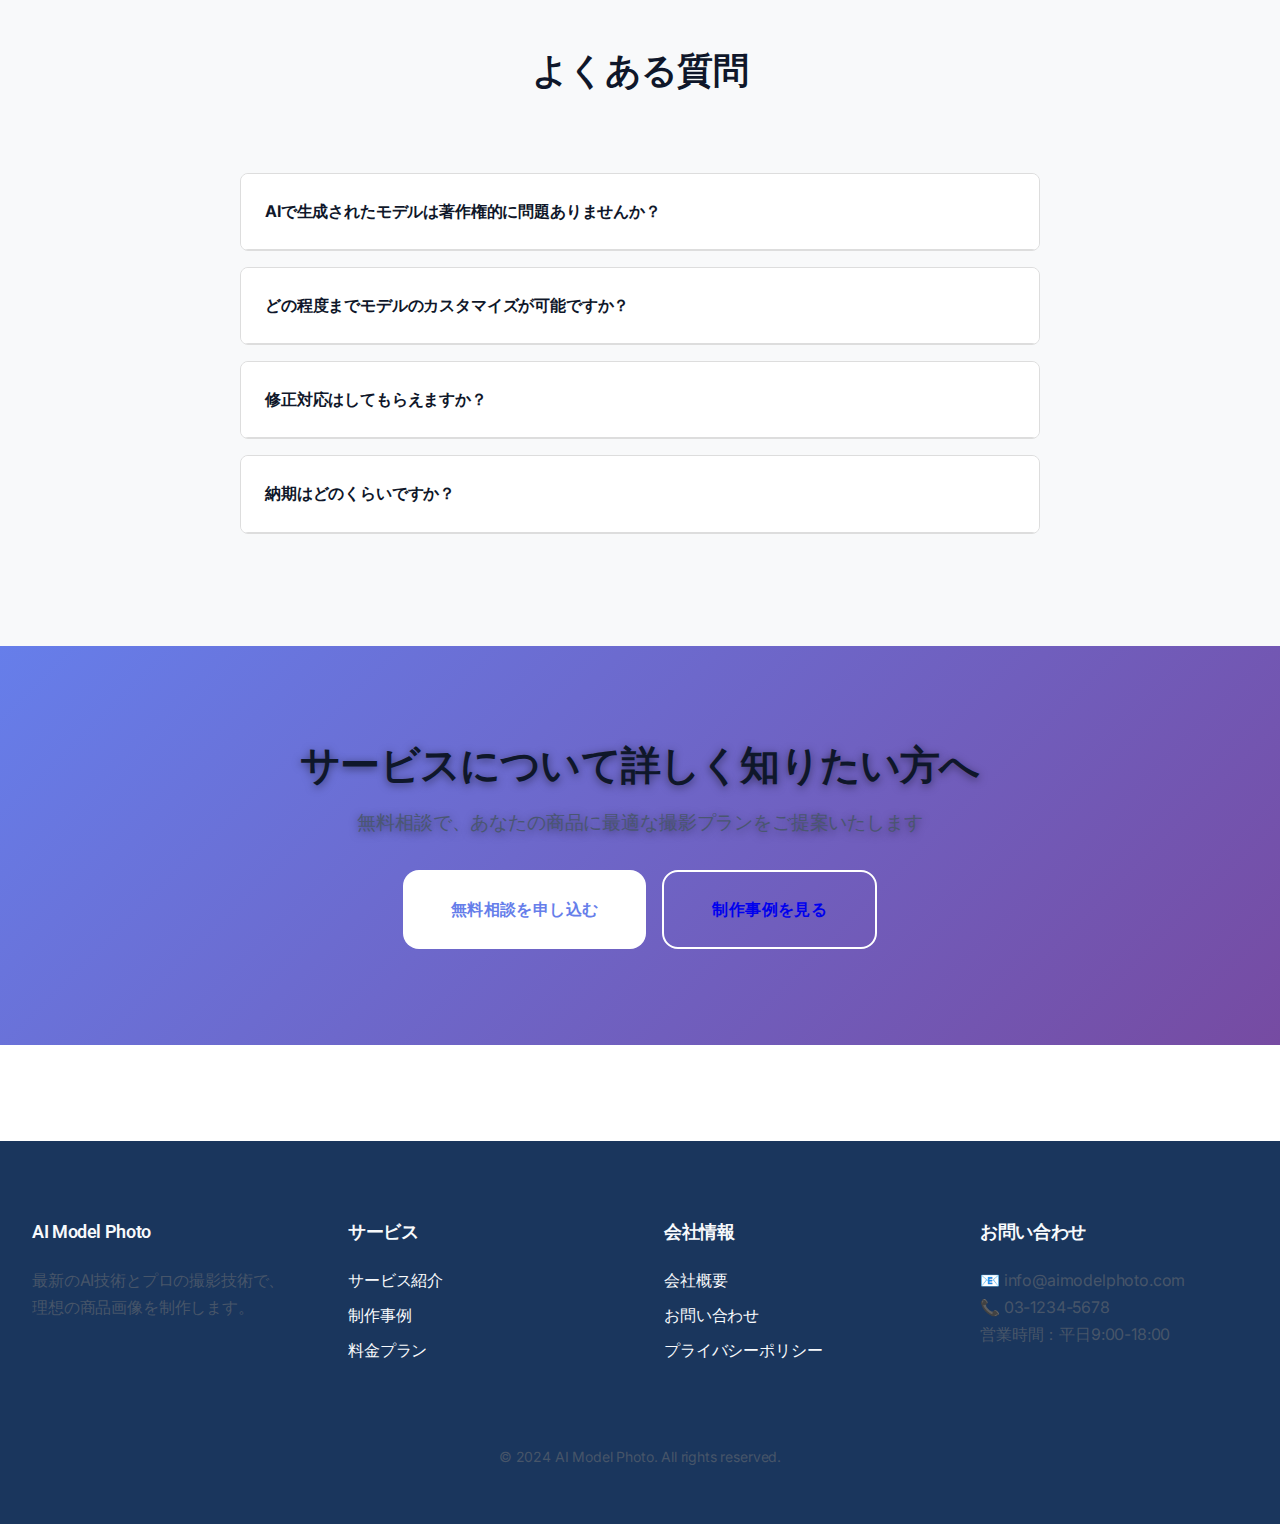
<file: services.html>
<!DOCTYPE html>
<html lang="ja">
<head>
    <meta charset="UTF-8">
    <meta name="viewport" content="width=device-width, initial-scale=1.0">
    <title>サービス紹介 - AI Model Photo</title>
    <meta name="description" content="AI Model Photoのサービス詳細。最新AI技術を活用したモデル撮影サービスの特徴や制作プロセスをご紹介します。">
    <link rel="stylesheet" href="styles.css">
</head>
<body>
    <!-- プログレスバー -->
    <div class="progress-bar"></div>

    <!-- ヘッダー -->
    <header>
        <nav class="container">
            <div class="logo">AI Model Photo</div>
            <ul class="nav-links">
                <li><a href="index.html">ホーム</a></li>
                <li><a href="services.html" class="active">サービス</a></li>
                <li><a href="portfolio.html">制作事例</a></li>
                <li><a href="pricing.html">料金プラン</a></li>
                <li><a href="contact.html">お問い合わせ</a></li>
                <li><a href="about.html">会社概要</a></li>
            </ul>
            <div class="mobile-menu">
                <span></span>
                <span></span>
                <span></span>
            </div>
        </nav>
    </header>

    <main style="margin-top: 80px;">
        <!-- ヒーローセクション -->
        <section class="hero">
            <div class="container">
                <h1>革新的なAIモデル撮影サービス</h1>
                <p>最新のAI技術とプロの撮影技術を融合した、<br>新時代の商品画像制作サービス</p>
            </div>
        </section>

        <!-- サービス概要 -->
        <section>
            <div class="container">
                <h2 class="section-title">サービス概要</h2>
                <div style="max-width: 800px; margin: 0 auto; text-align: center; font-size: 1.1rem; line-height: 1.8; color: #666;">
                    <p>AI Model Photoは、最新のAI技術を活用して理想的なモデルを生成し、お客様の商品と組み合わせてプロ品質の撮影を行うサービスです。従来のモデル撮影で発生していた様々な課題を解決し、より効率的で高品質な商品画像制作を実現します。</p>
                </div>
            </div>
        </section>

        <!-- AI技術の特徴 -->
        <section style="background: #f8f9fa;">
            <div class="container">
                <h2 class="section-title">AI技術の特徴</h2>
                <div class="features-grid">
                    <div class="feature-card">
                        <div class="feature-icon" style="color: #667eea;">🎯</div>
                        <h3>カスタマイズ可能なモデル生成</h3>
                        <p>年齢、性別、体型、髪型、肌の色など、細部まで調整可能。あなたのブランドイメージに完璧にマッチするモデルを生成します。</p>
                    </div>
                    <div class="feature-card">
                        <div class="feature-icon" style="color: #764ba2;">🔄</div>
                        <h3>リアルタイム修正対応</h3>
                        <p>ポーズ、表情、角度の調整が瞬時に可能。撮影後の修正作業も効率的に行えます。</p>
                    </div>
                    <div class="feature-card">
                        <div class="feature-icon" style="color: #45b7d1;">🌟</div>
                        <h3>高品質な画像生成</h3>
                        <p>4K解像度対応で、商用利用に十分な高品質な画像を生成。細部まで美しく仕上がります。</p>
                    </div>
                    <div class="feature-card">
                        <div class="feature-icon" style="color: #ffd700;">⚡</div>
                        <h3>多様なスタイル対応</h3>
                        <p>カジュアル、フォーマル、アウトドア、スポーツなど、様々なシーンやスタイルに対応可能。</p>
                    </div>
                    <div class="feature-card">
                        <div class="feature-icon" style="color: #ff6b6b;">🎨</div>
                        <h3>背景・環境の自由度</h3>
                        <p>スタジオ、自然、都市部、室内など、どんな背景環境でも自在に設定できます。</p>
                    </div>
                    <div class="feature-card">
                        <div class="feature-icon" style="color: #4ecdc4;">📊</div>
                        <h3>データドリブンな最適化</h3>
                        <p>販売データや市場分析に基づいて、売上向上に効果的なモデルタイプをご提案します。</p>
                    </div>
                </div>
            </div>
        </section>

        <!-- 制作プロセス詳細 -->
        <section>
            <div class="container">
                <h2 class="section-title">詳細な制作プロセス</h2>
                <div style="max-width: 1000px; margin: 0 auto;">
                    <div style="display: grid; gap: 3rem;">
                        <!-- ステップ1 -->
                        <div style="display: grid; grid-template-columns: 1fr 2fr; gap: 2rem; align-items: center;">
                            <div style="text-align: center;">
                                <div style="background: linear-gradient(135deg, #667eea, #764ba2); color: white; width: 80px; height: 80px; border-radius: 50%; display: flex; align-items: center; justify-content: center; font-weight: bold; font-size: 2rem; margin: 0 auto 1rem;">1</div>
                                <h3>ヒアリング</h3>
                            </div>
                            <div>
                                <h4 style="color: #333; margin-bottom: 1rem;">詳細な要件確認</h4>
                                <ul style="list-style: none; padding: 0;">
                                    <li style="margin-bottom: 0.5rem;">✓ 商品の特徴とターゲット層の分析</li>
                                    <li style="margin-bottom: 0.5rem;">✓ 希望するモデルのイメージ確認</li>
                                    <li style="margin-bottom: 0.5rem;">✓ 撮影シーンや背景の設定</li>
                                    <li style="margin-bottom: 0.5rem;">✓ 使用用途に応じた画像仕様の決定</li>
                                </ul>
                            </div>
                        </div>

                        <!-- ステップ2 -->
                        <div style="display: grid; grid-template-columns: 2fr 1fr; gap: 2rem; align-items: center;">
                            <div>
                                <h4 style="color: #333; margin-bottom: 1rem;">AIモデル生成・調整</h4>
                                <ul style="list-style: none; padding: 0;">
                                    <li style="margin-bottom: 0.5rem;">✓ 複数パターンのモデル候補を生成</li>
                                    <li style="margin-bottom: 0.5rem;">✓ 細部の調整とカスタマイズ</li>
                                    <li style="margin-bottom: 0.5rem;">✓ ポーズとアングルの最適化</li>
                                    <li style="margin-bottom: 0.5rem;">✓ お客様承認後に最終決定</li>
                                </ul>
                            </div>
                            <div style="text-align: center;">
                                <div style="background: linear-gradient(135deg, #667eea, #764ba2); color: white; width: 80px; height: 80px; border-radius: 50%; display: flex; align-items: center; justify-content: center; font-weight: bold; font-size: 2rem; margin: 0 auto 1rem;">2</div>
                                <h3>AI生成</h3>
                            </div>
                        </div>

                        <!-- ステップ3 -->
                        <div style="display: grid; grid-template-columns: 1fr 2fr; gap: 2rem; align-items: center;">
                            <div style="text-align: center;">
                                <div style="background: linear-gradient(135deg, #667eea, #764ba2); color: white; width: 80px; height: 80px; border-radius: 50%; display: flex; align-items: center; justify-content: center; font-weight: bold; font-size: 2rem; margin: 0 auto 1rem;">3</div>
                                <h3>撮影・合成</h3>
                            </div>
                            <div>
                                <h4 style="color: #333; margin-bottom: 1rem;">プロ技術による仕上げ</h4>
                                <ul style="list-style: none; padding: 0;">
                                    <li style="margin-bottom: 0.5rem;">✓ 商品とAIモデルの自然な合成</li>
                                    <li style="margin-bottom: 0.5rem;">✓ 照明と影の調整</li>
                                    <li style="margin-bottom: 0.5rem;">✓ 色彩補正とトーン調整</li>
                                    <li style="margin-bottom: 0.5rem;">✓ 最終的な品質チェック</li>
                                </ul>
                            </div>
                        </div>

                        <!-- ステップ4 -->
                        <div style="display: grid; grid-template-columns: 2fr 1fr; gap: 2rem; align-items: center;">
                            <div>
                                <h4 style="color: #333; margin-bottom: 1rem;">納品・アフターフォロー</h4>
                                <ul style="list-style: none; padding: 0;">
                                    <li style="margin-bottom: 0.5rem;">✓ 高解像度データでの納品</li>
                                    <li style="margin-bottom: 0.5rem;">✓ 各種フォーマットでの出力対応</li>
                                    <li style="margin-bottom: 0.5rem;">✓ 修正対応（初回無料）</li>
                                    <li style="margin-bottom: 0.5rem;">✓ 継続利用時の割引サービス</li>
                                </ul>
                            </div>
                            <div style="text-align: center;">
                                <div style="background: linear-gradient(135deg, #667eea, #764ba2); color: white; width: 80px; height: 80px; border-radius: 50%; display: flex; align-items: center; justify-content: center; font-weight: bold; font-size: 2rem; margin: 0 auto 1rem;">4</div>
                                <h3>納品</h3>
                            </div>
                        </div>
                    </div>
                </div>
            </div>
        </section>

        <!-- 対応可能な商品カテゴリ -->
        <section style="background: #f8f9fa;">
            <div class="container">
                <h2 class="section-title">対応可能な商品カテゴリ</h2>
                <div class="features-grid">
                    <div class="feature-card">
                        <div class="feature-icon" style="color: #ff6b6b;">👕</div>
                        <h3>アパレル・ファッション</h3>
                        <p>洋服、靴、バッグ、アクセサリーなど、ファッション関連商品の撮影が得意です。</p>
                    </div>
                    <div class="feature-card">
                        <div class="feature-icon" style="color: #4ecdc4;">💄</div>
                        <h3>コスメ・美容</h3>
                        <p>化粧品、スキンケア用品、美容器具など、美容関連商品に最適なモデル撮影。</p>
                    </div>
                    <div class="feature-card">
                        <div class="feature-icon" style="color: #45b7d1;">⌚</div>
                        <h3>アクセサリー・時計</h3>
                        <p>ジュエリー、時計、小物など、細部まで美しく見せる撮影技術。</p>
                    </div>
                    <div class="feature-card">
                        <div class="feature-icon" style="color: #ffd700;">🏃</div>
                        <h3>スポーツ・アウトドア</h3>
                        <p>スポーツウェア、アウトドア用品、フィットネス関連商品の動的な撮影。</p>
                    </div>
                    <div class="feature-card">
                        <div class="feature-icon" style="color: #764ba2;">🏠</div>
                        <h3>ライフスタイル商品</h3>
                        <p>日用品、インテリア、雑貨など、生活に密着した商品の撮影。</p>
                    </div>
                    <div class="feature-card">
                        <div class="feature-icon" style="color: #667eea;">📱</div>
                        <h3>電子機器・ガジェット</h3>
                        <p>スマートフォンケース、イヤホン、PCアクセサリーなどの撮影。</p>
                    </div>
                </div>
            </div>
        </section>

        <!-- 品質へのこだわり -->
        <section>
            <div class="container">
                <h2 class="section-title">品質へのこだわり</h2>
                <div style="display: grid; grid-template-columns: repeat(auto-fit, minmax(250px, 1fr)); gap: 2rem;">
                    <div style="text-align: center; padding: 2rem;">
                        <div style="font-size: 3rem; margin-bottom: 1rem;">🎯</div>
                        <h3>精度の追求</h3>
                        <p>AI生成の精度を向上させるため、常に最新の技術を導入し、継続的な改善を行っています。</p>
                    </div>
                    <div style="text-align: center; padding: 2rem;">
                        <div style="font-size: 3rem; margin-bottom: 1rem;">👥</div>
                        <h3>専門チーム</h3>
                        <p>AI技術者、写真家、デザイナーからなる専門チームが、一丸となって高品質な成果物を制作します。</p>
                    </div>
                    <div style="text-align: center; padding: 2rem;">
                        <div style="font-size: 3rem; margin-bottom: 1rem;">🔍</div>
                        <h3>厳格な品質管理</h3>
                        <p>複数回のチェック工程を経て、お客様にご満足いただける品質基準をクリアした画像のみを納品します。</p>
                    </div>
                </div>
            </div>
        </section>

        <!-- FAQ -->
        <section style="background: #f8f9fa;">
            <div class="container">
                <h2 class="section-title">よくある質問</h2>
                <div style="max-width: 800px; margin: 0 auto;">
                    <div class="faq-item" style="margin-bottom: 1rem; border: 1px solid #ddd; border-radius: 8px; overflow: hidden;">
                        <div class="faq-question" style="background: #fff; padding: 1.5rem; cursor: pointer; font-weight: bold; border-bottom: 1px solid #ddd;">
                            AIで生成されたモデルは著作権的に問題ありませんか？
                        </div>
                        <div class="faq-answer" style="padding: 1.5rem; background: #f9f9f9; display: none;">
                            当社で生成したAIモデルの商用利用権は、お客様に完全に譲渡されます。著作権の問題は一切ありませんので、安心してご利用ください。
                        </div>
                    </div>
                    <div class="faq-item" style="margin-bottom: 1rem; border: 1px solid #ddd; border-radius: 8px; overflow: hidden;">
                        <div class="faq-question" style="background: #fff; padding: 1.5rem; cursor: pointer; font-weight: bold; border-bottom: 1px solid #ddd;">
                            どの程度までモデルのカスタマイズが可能ですか？
                        </div>
                        <div class="faq-answer" style="padding: 1.5rem; background: #f9f9f9; display: none;">
                            年齢、性別、体型、肌の色、髪型、表情、ポーズなど、細部まで調整可能です。お客様のご要望に応じて、理想的なモデルを生成いたします。
                        </div>
                    </div>
                    <div class="faq-item" style="margin-bottom: 1rem; border: 1px solid #ddd; border-radius: 8px; overflow: hidden;">
                        <div class="faq-question" style="background: #fff; padding: 1.5rem; cursor: pointer; font-weight: bold; border-bottom: 1px solid #ddd;">
                            修正対応はしてもらえますか？
                        </div>
                        <div class="faq-answer" style="padding: 1.5rem; background: #f9f9f9; display: none;">
                            初回修正は無料で承ります。2回目以降の修正は、内容に応じて別途料金をいただく場合がございます。
                        </div>
                    </div>
                    <div class="faq-item" style="margin-bottom: 1rem; border: 1px solid #ddd; border-radius: 8px; overflow: hidden;">
                        <div class="faq-question" style="background: #fff; padding: 1.5rem; cursor: pointer; font-weight: bold; border-bottom: 1px solid #ddd;">
                            納期はどのくらいですか？
                        </div>
                        <div class="faq-answer" style="padding: 1.5rem; background: #f9f9f9; display: none;">
                            通常は商品到着から3-5営業日で納品いたします。お急ぎの場合は特急オプション（追加料金）をご利用いただけます。
                        </div>
                    </div>
                </div>
            </div>
        </section>

        <!-- CTAセクション -->
        <section style="background: linear-gradient(135deg, #667eea 0%, #764ba2 100%); color: white; text-align: center;">
            <div class="container">
                <h2 style="font-size: 2.5rem; margin-bottom: 1rem;">サービスについて詳しく知りたい方へ</h2>
                <p style="font-size: 1.2rem; margin-bottom: 2rem; opacity: 0.9;">
                    無料相談で、あなたの商品に最適な撮影プランをご提案いたします
                </p>
                <div style="display: flex; gap: 1rem; justify-content: center; flex-wrap: wrap;">
                    <a href="contact.html" class="cta-button" style="background: white; color: #667eea;">無料相談を申し込む</a>
                    <a href="portfolio.html" class="cta-button" style="background: transparent; border: 2px solid white;">制作事例を見る</a>
                </div>
            </div>
        </section>
    </main>

    <!-- フッター -->
    <footer>
        <div class="container">
            <div class="footer-content">
                <div class="footer-section">
                    <h4>AI Model Photo</h4>
                    <p>最新のAI技術とプロの撮影技術で、<br>理想の商品画像を制作します。</p>
                </div>
                <div class="footer-section">
                    <h4>サービス</h4>
                    <ul>
                        <li><a href="services.html">サービス紹介</a></li>
                        <li><a href="portfolio.html">制作事例</a></li>
                        <li><a href="pricing.html">料金プラン</a></li>
                    </ul>
                </div>
                <div class="footer-section">
                    <h4>会社情報</h4>
                    <ul>
                        <li><a href="about.html">会社概要</a></li>
                        <li><a href="contact.html">お問い合わせ</a></li>
                        <li><a href="#privacy">プライバシーポリシー</a></li>
                    </ul>
                </div>
                <div class="footer-section">
                    <h4>お問い合わせ</h4>
                    <p>📧 info@aimodelphoto.com<br>📞 03-1234-5678<br>営業時間：平日9:00-18:00</p>
                </div>
            </div>
            <div class="footer-bottom">
                <p>&copy; 2024 AI Model Photo. All rights reserved.</p>
            </div>
        </div>
    </footer>

    <script src="script.js"></script>
</body>
</html>
</file>
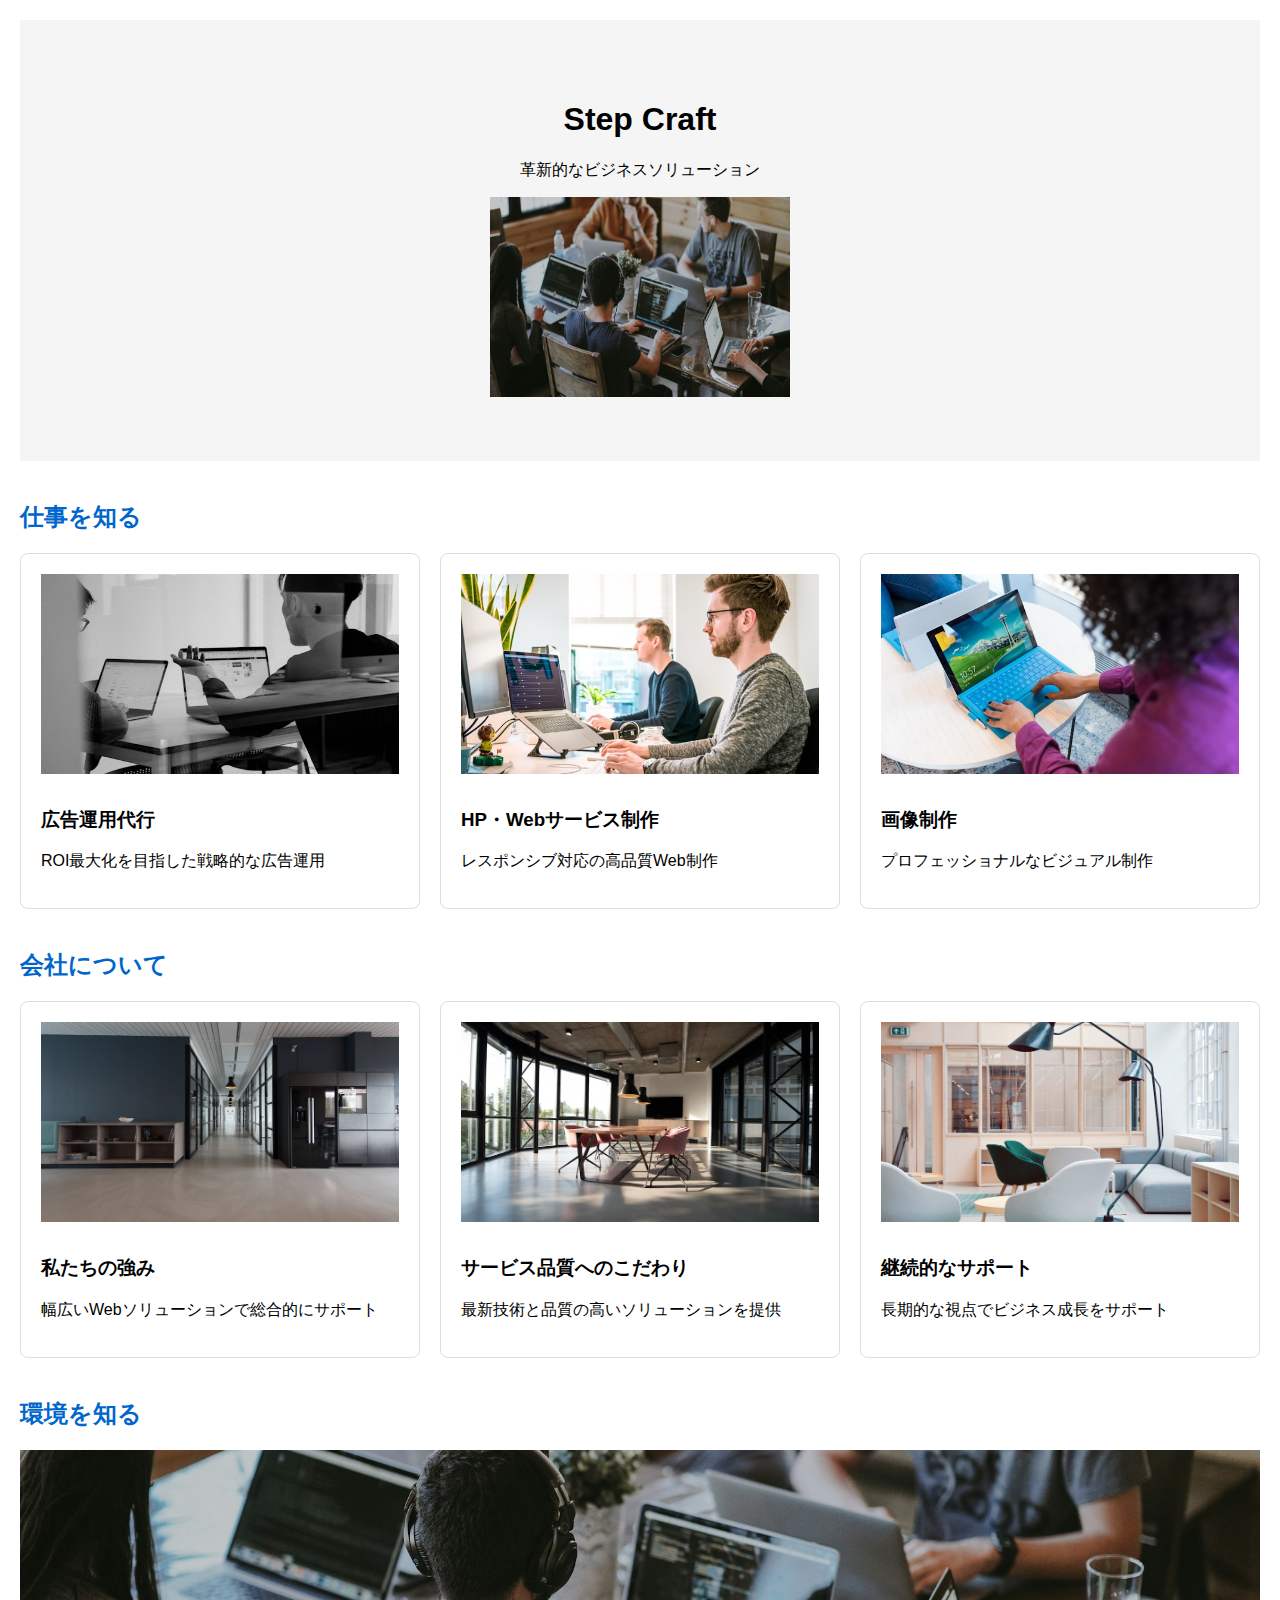
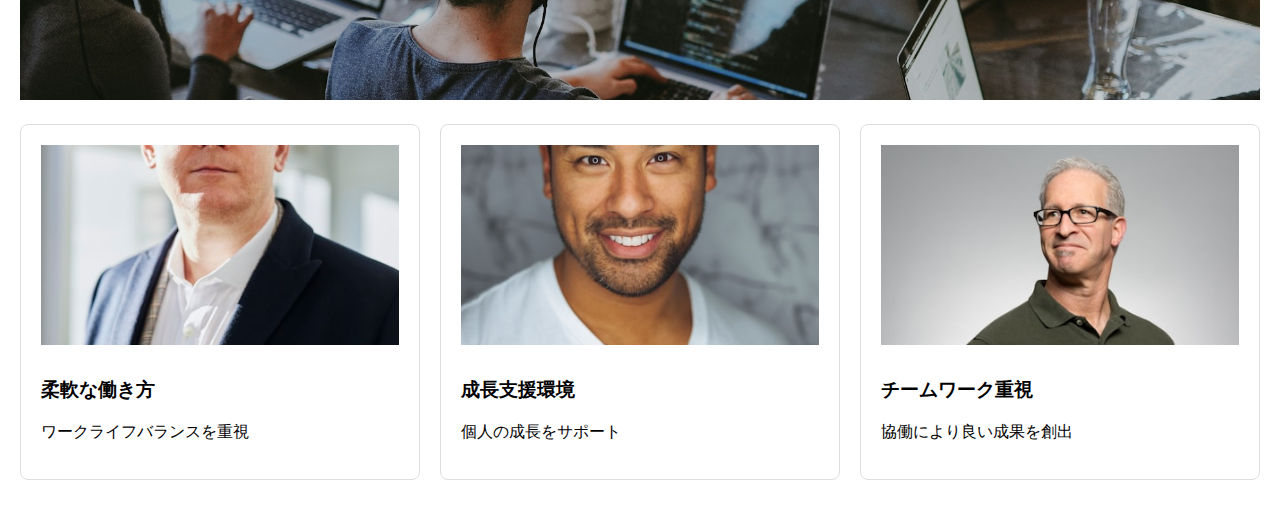
<file: simple.html>
<!DOCTYPE html>
<html lang="ja">
<head>
    <meta charset="UTF-8">
    <title>Step Craft - 簡潔版</title>
    <style>
        body { font-family: Arial, sans-serif; margin: 20px; }
        .section { margin: 40px 0; }
        .section h2 { color: #0066cc; margin-bottom: 20px; }
        .grid { display: grid; grid-template-columns: repeat(3, 1fr); gap: 20px; margin: 20px 0; }
        .card { border: 1px solid #ddd; padding: 20px; border-radius: 8px; }
        .card img { width: 100%; height: 200px; object-fit: cover; margin-bottom: 10px; }
        .hero { text-align: center; padding: 60px 0; background: #f5f5f5; }
    </style>
</head>
<body>
    <div class="hero">
        <h1>Step Craft</h1>
        <p>革新的なビジネスソリューション</p>
        <img src="images/hero-bg.jpg" alt="Hero" style="width: 300px; height: 200px;">
    </div>

    <div class="section">
        <h2>仕事を知る</h2>
        <div class="grid">
            <div class="card">
                <img src="images/work1.jpg" alt="広告運用代行">
                <h3>広告運用代行</h3>
                <p>ROI最大化を目指した戦略的な広告運用</p>
            </div>
            <div class="card">
                <img src="images/work2.jpg" alt="HP・Webサービス制作">
                <h3>HP・Webサービス制作</h3>
                <p>レスポンシブ対応の高品質Web制作</p>
            </div>
            <div class="card">
                <img src="images/work3.jpg" alt="画像制作">
                <h3>画像制作</h3>
                <p>プロフェッショナルなビジュアル制作</p>
            </div>
        </div>
    </div>

    <div class="section">
        <h2>会社について</h2>
        <div class="grid">
            <div class="card">
                <img src="images/office1.jpg" alt="私たちの強み">
                <h3>私たちの強み</h3>
                <p>幅広いWebソリューションで総合的にサポート</p>
            </div>
            <div class="card">
                <img src="images/office2.jpg" alt="サービス品質">
                <h3>サービス品質へのこだわり</h3>
                <p>最新技術と品質の高いソリューションを提供</p>
            </div>
            <div class="card">
                <img src="images/office3.jpg" alt="継続的なサポート">
                <h3>継続的なサポート</h3>
                <p>長期的な視点でビジネス成長をサポート</p>
            </div>
        </div>
    </div>

    <div class="section">
        <h2>環境を知る</h2>
        <img src="images/hero-bg.jpg" alt="職場環境" style="width: 100%; height: 250px; object-fit: cover;">
        <div class="grid">
            <div class="card">
                <img src="images/team1.jpg" alt="チーム1">
                <h3>柔軟な働き方</h3>
                <p>ワークライフバランスを重視</p>
            </div>
            <div class="card">
                <img src="images/team2.jpg" alt="チーム2">
                <h3>成長支援環境</h3>
                <p>個人の成長をサポート</p>
            </div>
            <div class="card">
                <img src="images/team4.jpg" alt="チーム3">
                <h3>チームワーク重視</h3>
                <p>協働により良い成果を創出</p>
            </div>
        </div>
    </div>
</body>
</html>
</file>
<file: styles.css>
/* Google Fonts Import */
@import url('https://fonts.googleapis.com/css2?family=Inter:wght@300;400;500;600;700;800;900&family=Roboto:wght@300;400;500;700;900&display=swap');

/* CSS Custom Properties for Clean Modern Design */
:root {
    /* Clean Modern Color Palette */
    --primary-blue: #0274be;
    --primary-dark: #1a365d;
    --accent-green: #10b981;
    --accent-orange: #f59e0b;
    --neutral-white: #FFFFFF;
    --neutral-light: #f8fafc;
    --neutral-medium: #e2e8f0;
    --neutral-dark: #64748b;
    --neutral-darker: #334155;
    --text-primary: #0f172a;
    --text-secondary: #475569;
    --text-light: #64748b;
    
    /* Clean Gradients */
    --gradient-primary: linear-gradient(135deg, #0274be 0%, #1a365d 100%);
    --gradient-accent: linear-gradient(135deg, #10b981 0%, #0274be 100%);
    --gradient-subtle: linear-gradient(135deg, #f8fafc 0%, #e2e8f0 100%);
    --gradient-glass: linear-gradient(135deg, rgba(255,255,255,0.8) 0%, rgba(255,255,255,0.4) 100%);
    
    /* Typography Scale */
    --font-display: 'Roboto', sans-serif;
    --font-body: 'Inter', sans-serif;
    --font-size-xs: 0.75rem;
    --font-size-sm: 0.875rem;
    --font-size-base: 1rem;
    --font-size-lg: 1.125rem;
    --font-size-xl: 1.25rem;
    --font-size-2xl: 1.5rem;
    --font-size-3xl: 1.875rem;
    --font-size-4xl: 2.25rem;
    --font-size-5xl: 3rem;
    --font-size-6xl: 3.75rem;
    
    /* Spacing Scale */
    --spacing-xs: 0.25rem;
    --spacing-sm: 0.5rem;
    --spacing-md: 1rem;
    --spacing-lg: 1.5rem;
    --spacing-xl: 2rem;
    --spacing-2xl: 3rem;
    --spacing-3xl: 4rem;
    --spacing-4xl: 5rem;
    --spacing-5xl: 6rem;
    
    /* Border Radius */
    --radius-sm: 0.375rem;
    --radius-md: 0.5rem;
    --radius-lg: 0.75rem;
    --radius-xl: 1rem;
    --radius-2xl: 1.5rem;
    
    /* Shadows */
    --shadow-sm: 0 1px 2px 0 rgb(0 0 0 / 0.05);
    --shadow-md: 0 4px 6px -1px rgb(0 0 0 / 0.1), 0 2px 4px -2px rgb(0 0 0 / 0.1);
    --shadow-lg: 0 10px 15px -3px rgb(0 0 0 / 0.1), 0 4px 6px -4px rgb(0 0 0 / 0.1);
    --shadow-xl: 0 20px 25px -5px rgb(0 0 0 / 0.1), 0 8px 10px -6px rgb(0 0 0 / 0.1);
    --shadow-2xl: 0 25px 50px -12px rgb(0 0 0 / 0.25);
    --shadow-inner: inset 0 2px 4px 0 rgb(0 0 0 / 0.05);
    
    /* Transitions */
    --transition-fast: 0.15s ease-out;
    --transition-base: 0.3s ease-out;
    --transition-slow: 0.5s ease-out;
}

/* Reset and Base Styles */
* {
    margin: 0;
    padding: 0;
    box-sizing: border-box;
}

*::before,
*::after {
    box-sizing: border-box;
}

html {
    font-size: 16px;
    scroll-behavior: smooth;
    -webkit-font-smoothing: antialiased;
    -moz-osx-font-smoothing: grayscale;
}

body {
    font-family: var(--font-body);
    font-size: var(--font-size-base);
    font-weight: 400;
    line-height: 1.7;
    color: var(--text-primary);
    background-color: var(--neutral-white);
    letter-spacing: -0.01em;
}

/* Container */
.container {
    max-width: 1280px;
    margin: 0 auto;
    padding: 0 var(--spacing-xl);
}

@media (max-width: 768px) {
    .container {
        padding: 0 var(--spacing-lg);
    }
}

/* Typography */
h1, h2, h3, h4, h5, h6 {
    font-family: var(--font-display);
    font-weight: 600;
    line-height: 1.2;
    letter-spacing: -0.02em;
    color: var(--text-primary);
    margin-bottom: var(--spacing-md);
}

h1 {
    font-size: var(--font-size-5xl);
    font-weight: 800;
    margin-bottom: var(--spacing-xl);
}

h2 {
    font-size: var(--font-size-4xl);
    font-weight: 700;
    margin-bottom: var(--spacing-lg);
}

h3 {
    font-size: var(--font-size-2xl);
    font-weight: 600;
    margin-bottom: var(--spacing-md);
}

p {
    margin-bottom: var(--spacing-lg);
    color: var(--text-secondary);
    font-weight: 400;
}

.text-large {
    font-size: var(--font-size-xl);
    line-height: 1.6;
}

.text-small {
    font-size: var(--font-size-sm);
}

.text-xs {
    font-size: var(--font-size-xs);
}

/* Header */
header {
    position: fixed;
    top: 0;
    left: 0;
    right: 0;
    z-index: 1000;
    background: var(--neutral-white);
    border-bottom: 1px solid var(--neutral-medium);
    transition: all var(--transition-base);
}

header.scrolled {
    background: var(--neutral-white);
    box-shadow: 0 1px 3px 0 rgba(0, 0, 0, 0.1), 0 1px 2px 0 rgba(0, 0, 0, 0.06);
}

nav {
    display: flex;
    align-items: center;
    justify-content: space-between;
    padding: var(--spacing-lg) 0;
}

.logo {
    font-family: var(--font-display);
    font-size: var(--font-size-2xl);
    font-weight: 700;
    color: var(--primary-blue);
    letter-spacing: -0.02em;
}

.nav-links {
    display: flex;
    align-items: center;
    list-style: none;
    gap: var(--spacing-2xl);
}

.nav-links a {
    font-family: var(--font-body);
    font-size: var(--font-size-sm);
    font-weight: 500;
    color: var(--text-secondary);
    text-decoration: none;
    padding: var(--spacing-sm) var(--spacing-lg);
    border-radius: var(--radius-md);
    transition: all var(--transition-base);
    position: relative;
}

.nav-links a:hover {
    color: var(--primary-blue);
    background: var(--neutral-light);
}

.nav-links a.active {
    color: var(--primary-blue);
    font-weight: 600;
    background: var(--neutral-light);
}

.mobile-menu {
    display: none;
    flex-direction: column;
    cursor: pointer;
    padding: var(--spacing-sm);
    border-radius: var(--radius-md);
    transition: background-color var(--transition-base);
}

.mobile-menu:hover {
    background: rgba(255, 255, 255, 0.1);
}

.mobile-menu span {
    width: 24px;
    height: 2px;
    background: var(--text-primary);
    margin: 3px 0;
    border-radius: 2px;
    transition: all var(--transition-base);
}

/* Main Content */
main {
    margin-top: 80px;
}

/* Hero Section */
.hero {
    background: var(--neutral-white);
    color: var(--text-primary);
    padding: var(--spacing-5xl) 0;
    text-align: center;
    position: relative;
}

.hero.primary {
    background: var(--gradient-primary);
    color: var(--neutral-white);
}

.hero .container {
    position: relative;
    z-index: 2;
}

/* Enhanced text contrast for hero sections */
.hero .section-title {
    color: #FFFFFF !important;
    text-shadow: 0 3px 10px rgba(0, 0, 0, 0.5);
    font-weight: 700;
}

.hero .section-subtitle {
    color: #F0F0F0 !important;
    text-shadow: 0 2px 8px rgba(0, 0, 0, 0.4);
}

.hero .text-large {
    color: #F0F0F0 !important;
    text-shadow: 0 2px 8px rgba(0, 0, 0, 0.4);
}

.hero h1 {
    font-size: clamp(var(--font-size-4xl), 5vw, var(--font-size-6xl));
    font-weight: 700;
    line-height: 1.2;
    margin-bottom: var(--spacing-xl);
    color: var(--text-primary);
}

.hero.primary h1 {
    color: var(--neutral-white);
    text-shadow: 0 2px 8px rgba(0, 0, 0, 0.3);
}

.hero p {
    font-size: var(--font-size-xl);
    font-weight: 400;
    color: var(--text-secondary);
    margin-bottom: var(--spacing-2xl);
    max-width: 800px;
    margin-left: auto;
    margin-right: auto;
    line-height: 1.6;
}

.hero.primary p {
    color: #F8F9FA;
    text-shadow: 0 2px 8px rgba(0, 0, 0, 0.4);
}

/* Buttons */
.cta-button {
    display: inline-flex;
    align-items: center;
    gap: var(--spacing-sm);
    font-family: var(--font-body);
    font-size: var(--font-size-base);
    font-weight: 600;
    text-decoration: none;
    padding: var(--spacing-lg) var(--spacing-2xl);
    border-radius: var(--radius-xl);
    transition: all var(--transition-base);
    position: relative;
    overflow: hidden;
    letter-spacing: 0.025em;
    text-transform: uppercase;
    border: none;
    cursor: pointer;
}

.cta-button-primary {
    background: var(--primary-blue);
    color: var(--neutral-white);
    box-shadow: var(--shadow-md);
}

.cta-button-primary:hover {
    background: var(--primary-dark);
    transform: translateY(-1px);
    box-shadow: var(--shadow-lg);
}

.cta-button-secondary {
    background: transparent;
    color: var(--primary-blue);
    border: 2px solid var(--primary-blue);
}

.cta-button-secondary:hover {
    background: var(--primary-blue);
    color: var(--neutral-white);
    transform: translateY(-1px);
}

/* Sections */
section {
    padding: var(--spacing-5xl) 0;
    position: relative;
}

section:nth-child(even) {
    background: var(--neutral-light);
}

.section-title {
    text-align: center;
    font-size: var(--font-size-4xl);
    font-weight: 700;
    margin-bottom: var(--spacing-4xl);
    color: var(--text-primary);
}

.section-subtitle {
    text-align: center;
    font-size: var(--font-size-xl);
    font-weight: 300;
    color: var(--text-secondary);
    margin: -var(--spacing-2xl) auto var(--spacing-3xl);
    max-width: 800px;
}

/* Feature Grid */
.features-grid {
    display: grid;
    grid-template-columns: repeat(auto-fit, minmax(350px, 1fr));
    gap: var(--spacing-2xl);
    margin-top: var(--spacing-3xl);
}

.feature-card {
    background: var(--neutral-white);
    padding: var(--spacing-2xl);
    border-radius: var(--radius-2xl);
    box-shadow: var(--shadow-lg);
    transition: all var(--transition-slow);
    position: relative;
    overflow: hidden;
    border: 1px solid var(--neutral-medium);
}

.feature-card::before {
    content: '';
    position: absolute;
    top: 0;
    left: 0;
    right: 0;
    height: 4px;
    background: var(--gradient-accent);
}

.feature-card:hover {
    transform: translateY(-8px);
    box-shadow: var(--shadow-2xl);
}

.feature-icon {
    font-size: var(--font-size-4xl);
    margin-bottom: var(--spacing-lg);
    display: block;
}

.feature-card h3 {
    font-size: var(--font-size-xl);
    font-weight: 600;
    margin-bottom: var(--spacing-md);
    color: var(--text-primary);
}

.feature-card p {
    color: var(--text-secondary);
    line-height: 1.7;
}

/* Pricing Cards */
.pricing-grid {
    display: grid;
    grid-template-columns: repeat(auto-fit, minmax(320px, 1fr));
    gap: var(--spacing-2xl);
    margin-top: var(--spacing-3xl);
}

.pricing-card {
    background: var(--neutral-white);
    border-radius: var(--radius-2xl);
    padding: var(--spacing-2xl);
    text-align: center;
    box-shadow: var(--shadow-lg);
    position: relative;
    transition: all var(--transition-slow);
    border: 1px solid var(--neutral-medium);
}

.pricing-card.featured {
    background: var(--gradient-primary);
    color: var(--neutral-white);
    transform: scale(1.05);
    border: 2px solid var(--accent-gold);
    box-shadow: var(--shadow-2xl);
}

.pricing-card:not(.featured):hover {
    transform: translateY(-8px);
    box-shadow: var(--shadow-2xl);
}

.price {
    font-family: var(--font-display);
    font-size: var(--font-size-5xl);
    font-weight: 800;
    margin: var(--spacing-lg) 0;
    color: var(--accent-gold);
}

.price-features {
    list-style: none;
    margin: var(--spacing-xl) 0;
}

.price-features li {
    padding: var(--spacing-sm) 0;
    border-bottom: 1px solid var(--neutral-medium);
    font-weight: 400;
}

.pricing-card.featured .price-features li {
    border-bottom-color: rgba(255, 255, 255, 0.2);
    color: var(--accent-platinum);
}

/* Portfolio Grid */
.portfolio-grid {
    display: grid;
    grid-template-columns: repeat(auto-fit, minmax(300px, 1fr));
    gap: var(--spacing-lg);
    margin-top: var(--spacing-3xl);
}

.portfolio-item {
    position: relative;
    height: 300px;
    border-radius: var(--radius-xl);
    overflow: hidden;
    cursor: pointer;
    transition: all var(--transition-slow);
    box-shadow: var(--shadow-lg);
}

.portfolio-item:hover {
    transform: translateY(-8px);
    box-shadow: var(--shadow-2xl);
}

.portfolio-overlay {
    position: absolute;
    inset: 0;
    background: linear-gradient(135deg, rgba(10, 14, 39, 0.9), rgba(26, 33, 66, 0.9));
    opacity: 0;
    transition: opacity var(--transition-base);
    display: flex;
    align-items: center;
    justify-content: center;
    text-align: center;
    color: var(--neutral-white);
}

.portfolio-item:hover .portfolio-overlay {
    opacity: 1;
}

/* Forms */
.form-group {
    margin-bottom: var(--spacing-lg);
}

.form-group label {
    display: block;
    margin-bottom: var(--spacing-sm);
    font-weight: 600;
    color: var(--text-primary);
    font-size: var(--font-size-sm);
    text-transform: uppercase;
    letter-spacing: 0.05em;
}

.form-group input,
.form-group textarea,
.form-group select {
    width: 100%;
    padding: var(--spacing-lg);
    border: 2px solid var(--neutral-medium);
    border-radius: var(--radius-lg);
    font-size: var(--font-size-base);
    font-family: var(--font-body);
    transition: all var(--transition-base);
    background: var(--neutral-white);
}

.form-group input:focus,
.form-group textarea:focus,
.form-group select:focus {
    outline: none;
    border-color: var(--accent-gold);
    box-shadow: 0 0 0 3px rgba(212, 175, 55, 0.1);
}

.form-group textarea {
    min-height: 120px;
    resize: vertical;
    font-family: var(--font-body);
}

/* Footer */
footer {
    background: var(--primary-dark);
    color: var(--neutral-light);
    padding: var(--spacing-4xl) 0 var(--spacing-xl);
    margin-top: var(--spacing-5xl);
}

.footer-content {
    display: grid;
    grid-template-columns: repeat(auto-fit, minmax(250px, 1fr));
    gap: var(--spacing-2xl);
    margin-bottom: var(--spacing-2xl);
}

.footer-section h4 {
    margin-bottom: var(--spacing-lg);
    color: var(--accent-gold);
    font-weight: 600;
    font-size: var(--font-size-lg);
}

.footer-section ul {
    list-style: none;
}

.footer-section ul li {
    margin-bottom: var(--spacing-sm);
}

.footer-section ul li a {
    color: var(--neutral-light);
    text-decoration: none;
    transition: color var(--transition-base);
    font-weight: 400;
}

.footer-section ul li a:hover {
    color: var(--accent-gold);
}

.footer-bottom {
    border-top: 1px solid var(--primary-navy);
    padding-top: var(--spacing-lg);
    text-align: center;
    color: var(--text-light);
    font-size: var(--font-size-sm);
}

/* Progress Bar */
.progress-bar {
    position: fixed;
    top: 0;
    left: 0;
    height: 3px;
    width: 0%;
    background: var(--gradient-accent);
    z-index: 10001;
    transition: width 0.2s ease-out;
    border-radius: 0 2px 2px 0;
    will-change: width;
}

/* Responsive Design */
@media (max-width: 1024px) {
    .features-grid {
        grid-template-columns: repeat(auto-fit, minmax(300px, 1fr));
    }
}

@media (max-width: 768px) {
    .nav-links {
        display: none;
        position: absolute;
        top: 100%;
        left: 0;
        right: 0;
        background: rgba(10, 14, 39, 0.98);
        flex-direction: column;
        padding: var(--spacing-xl) 0;
        gap: var(--spacing-lg);
        border-top: 1px solid rgba(255, 255, 255, 0.1);
    }

    .nav-links.active {
        display: flex;
    }

    .mobile-menu {
        display: flex;
    }

    .hero h1 {
        font-size: var(--font-size-4xl);
    }

    .hero p {
        font-size: var(--font-size-lg);
    }

    .section-title {
        font-size: var(--font-size-3xl);
    }

    .features-grid,
    .pricing-grid {
        grid-template-columns: 1fr;
        gap: var(--spacing-lg);
    }

    .pricing-card.featured {
        transform: none;
    }
}

@media (max-width: 480px) {
    .container {
        padding: 0 var(--spacing-lg);
    }

    .hero {
        padding: var(--spacing-4xl) 0;
    }

    section {
        padding: var(--spacing-4xl) 0;
    }

    .feature-card,
    .pricing-card {
        padding: var(--spacing-lg);
    }
}

/* Animations */
@keyframes fadeInUp {
    from {
        opacity: 0;
        transform: translateY(30px);
    }
    to {
        opacity: 1;
        transform: translateY(0);
    }
}

@keyframes fadeInLeft {
    from {
        opacity: 0;
        transform: translateX(-30px);
    }
    to {
        opacity: 1;
        transform: translateX(0);
    }
}

@keyframes fadeInRight {
    from {
        opacity: 0;
        transform: translateX(30px);
    }
    to {
        opacity: 1;
        transform: translateX(0);
    }
}

@keyframes pulse {
    0%, 100% {
        transform: scale(1);
    }
    50% {
        transform: scale(1.05);
    }
}

@keyframes float {
    0%, 100% {
        transform: translateY(0px);
    }
    50% {
        transform: translateY(-20px);
    }
}

.fade-in-up {
    animation: fadeInUp 0.8s ease-out forwards;
}

.fade-in-left {
    animation: fadeInLeft 0.8s ease-out forwards;
}

.fade-in-right {
    animation: fadeInRight 0.8s ease-out forwards;
}

/* Utility Classes */
.text-center {
    text-align: center;
}

.text-left {
    text-align: left;
}

.text-right {
    text-align: right;
}

.mb-0 { margin-bottom: 0; }
.mb-1 { margin-bottom: var(--spacing-xs); }
.mb-2 { margin-bottom: var(--spacing-sm); }
.mb-3 { margin-bottom: var(--spacing-md); }
.mb-4 { margin-bottom: var(--spacing-lg); }
.mb-5 { margin-bottom: var(--spacing-xl); }

.mt-0 { margin-top: 0; }
.mt-1 { margin-top: var(--spacing-xs); }
.mt-2 { margin-top: var(--spacing-sm); }
.mt-3 { margin-top: var(--spacing-md); }
.mt-4 { margin-top: var(--spacing-lg); }
.mt-5 { margin-top: var(--spacing-xl); }

/* Glass Effect */
.glass {
    background: rgba(255, 255, 255, 0.15);
    backdrop-filter: blur(20px);
    border: 1px solid rgba(255, 255, 255, 0.3);
    text-shadow: 0 2px 8px rgba(0, 0, 0, 0.5);
}

/* Gradient Text */
.gradient-text {
    background: linear-gradient(135deg, var(--primary-blue) 0%, var(--accent-green) 100%);
    -webkit-background-clip: text;
    -webkit-text-fill-color: transparent;
    background-clip: text;
}

/* Premium Decorative Elements */
.decorative-line {
    position: relative;
    display: inline-block;
}

.decorative-line::after {
    content: '';
    position: absolute;
    bottom: -4px;
    left: 0;
    width: 100%;
    height: 2px;
    background: var(--gradient-accent);
    border-radius: 1px;
}

/* High-end Visual Effects */
.glow {
    box-shadow: 0 0 20px rgba(212, 175, 55, 0.3);
}

.backdrop-blur {
    backdrop-filter: blur(10px);
}

.border-gradient {
    border: 2px solid transparent;
    background: linear-gradient(var(--neutral-white), var(--neutral-white)) padding-box,
                var(--gradient-accent) border-box;
}

/* Text contrast improvements for dark backgrounds */
section[style*="background: linear-gradient"] h2,
section[style*="background: linear-gradient"] p,
.hero h2,
.hero h3,
.hero p {
    text-shadow: 0 2px 8px rgba(0, 0, 0, 0.5);
}

/* Ensure glass card text is highly visible */
.glass h3,
.glass p {
    text-shadow: 0 2px 8px rgba(0, 0, 0, 0.6) !important;
    font-weight: 500;
}

/* Improve accent visibility on dark backgrounds */
.hero .accent-green,
.hero [style*="color: var(--accent-green)"],
.stat-number {
    color: var(--accent-green) !important;
    text-shadow: 0 2px 6px rgba(0, 0, 0, 0.6);
    filter: drop-shadow(0 2px 4px rgba(0, 0, 0, 0.4));
}

/* Accessibility */
.sr-only {
    position: absolute;
    width: 1px;
    height: 1px;
    padding: 0;
    margin: -1px;
    overflow: hidden;
    clip: rect(0, 0, 0, 0);
    white-space: nowrap;
    border: 0;
}

/* Focus States */
button:focus,
a:focus,
input:focus,
textarea:focus,
select:focus {
    outline: 2px solid var(--accent-gold);
    outline-offset: 2px;
}

/* Print Styles */
@media print {
    .no-print {
        display: none;
    }
}
</file>
